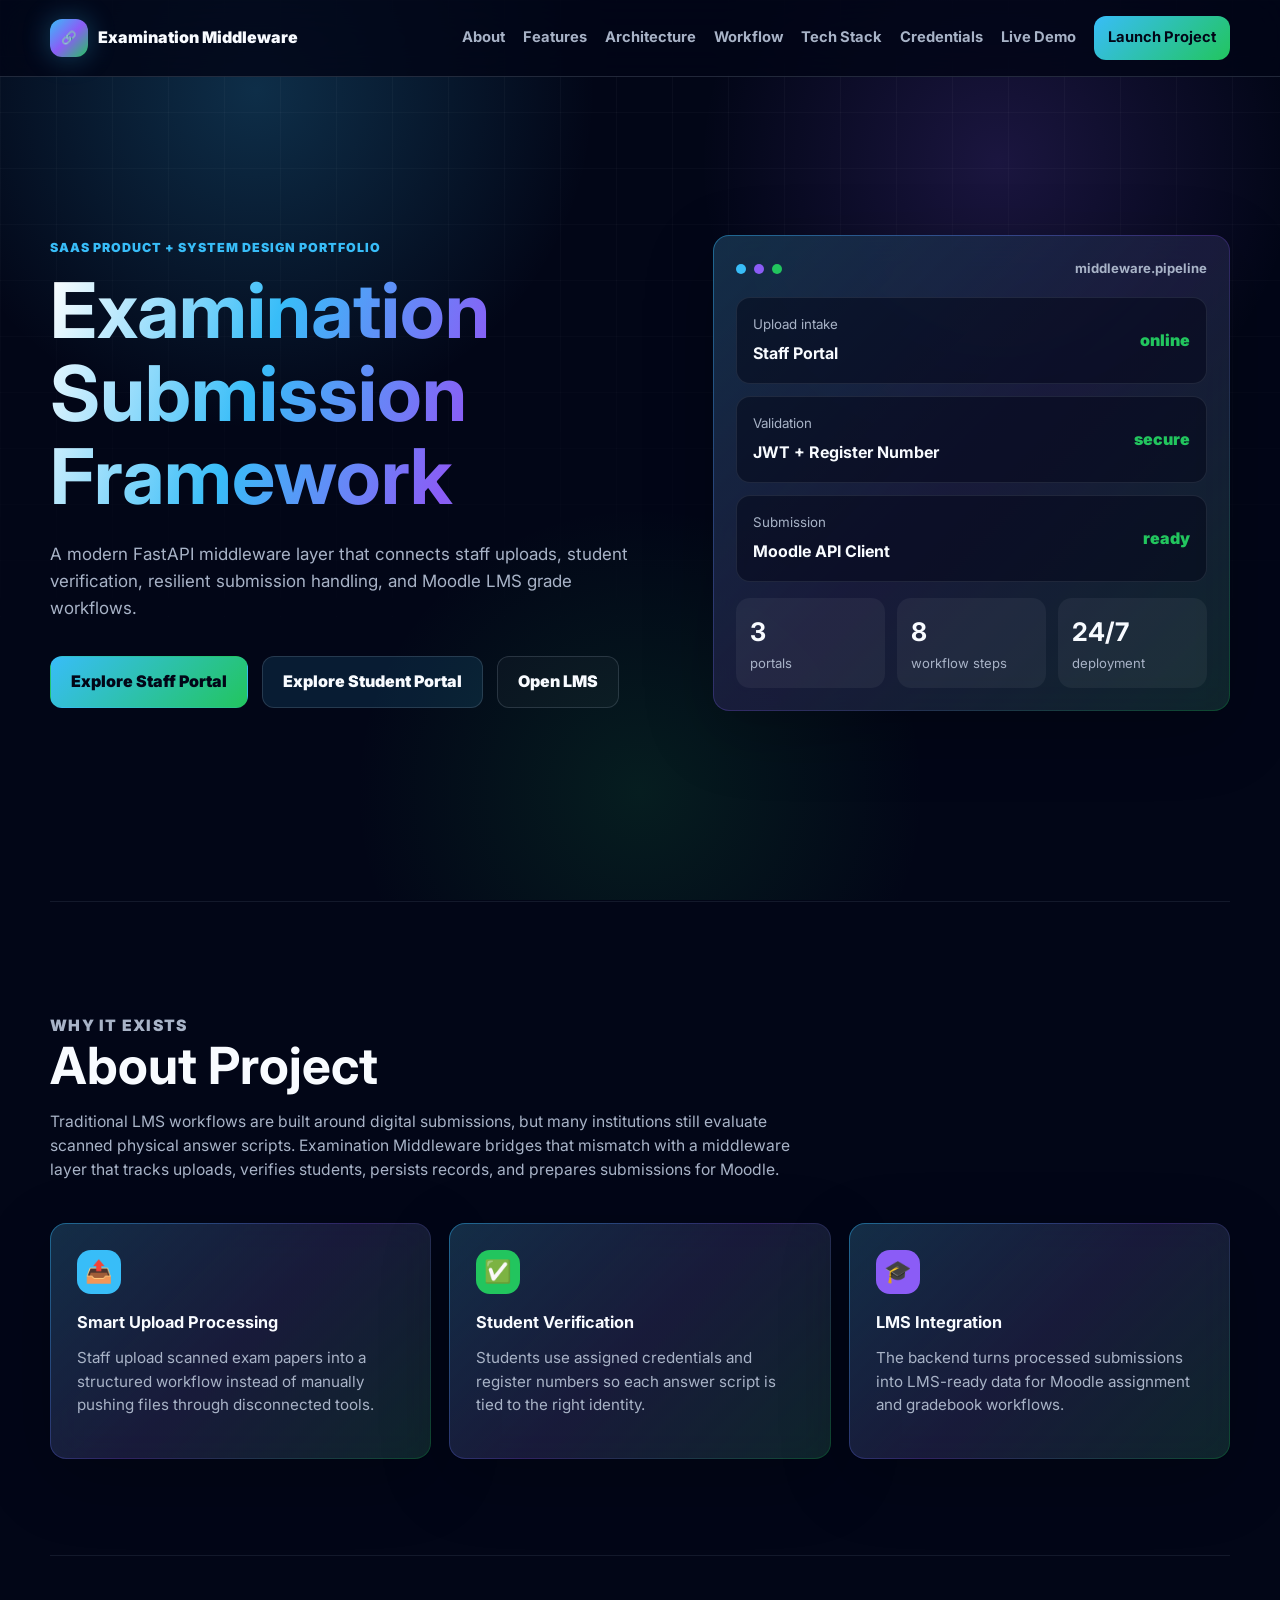
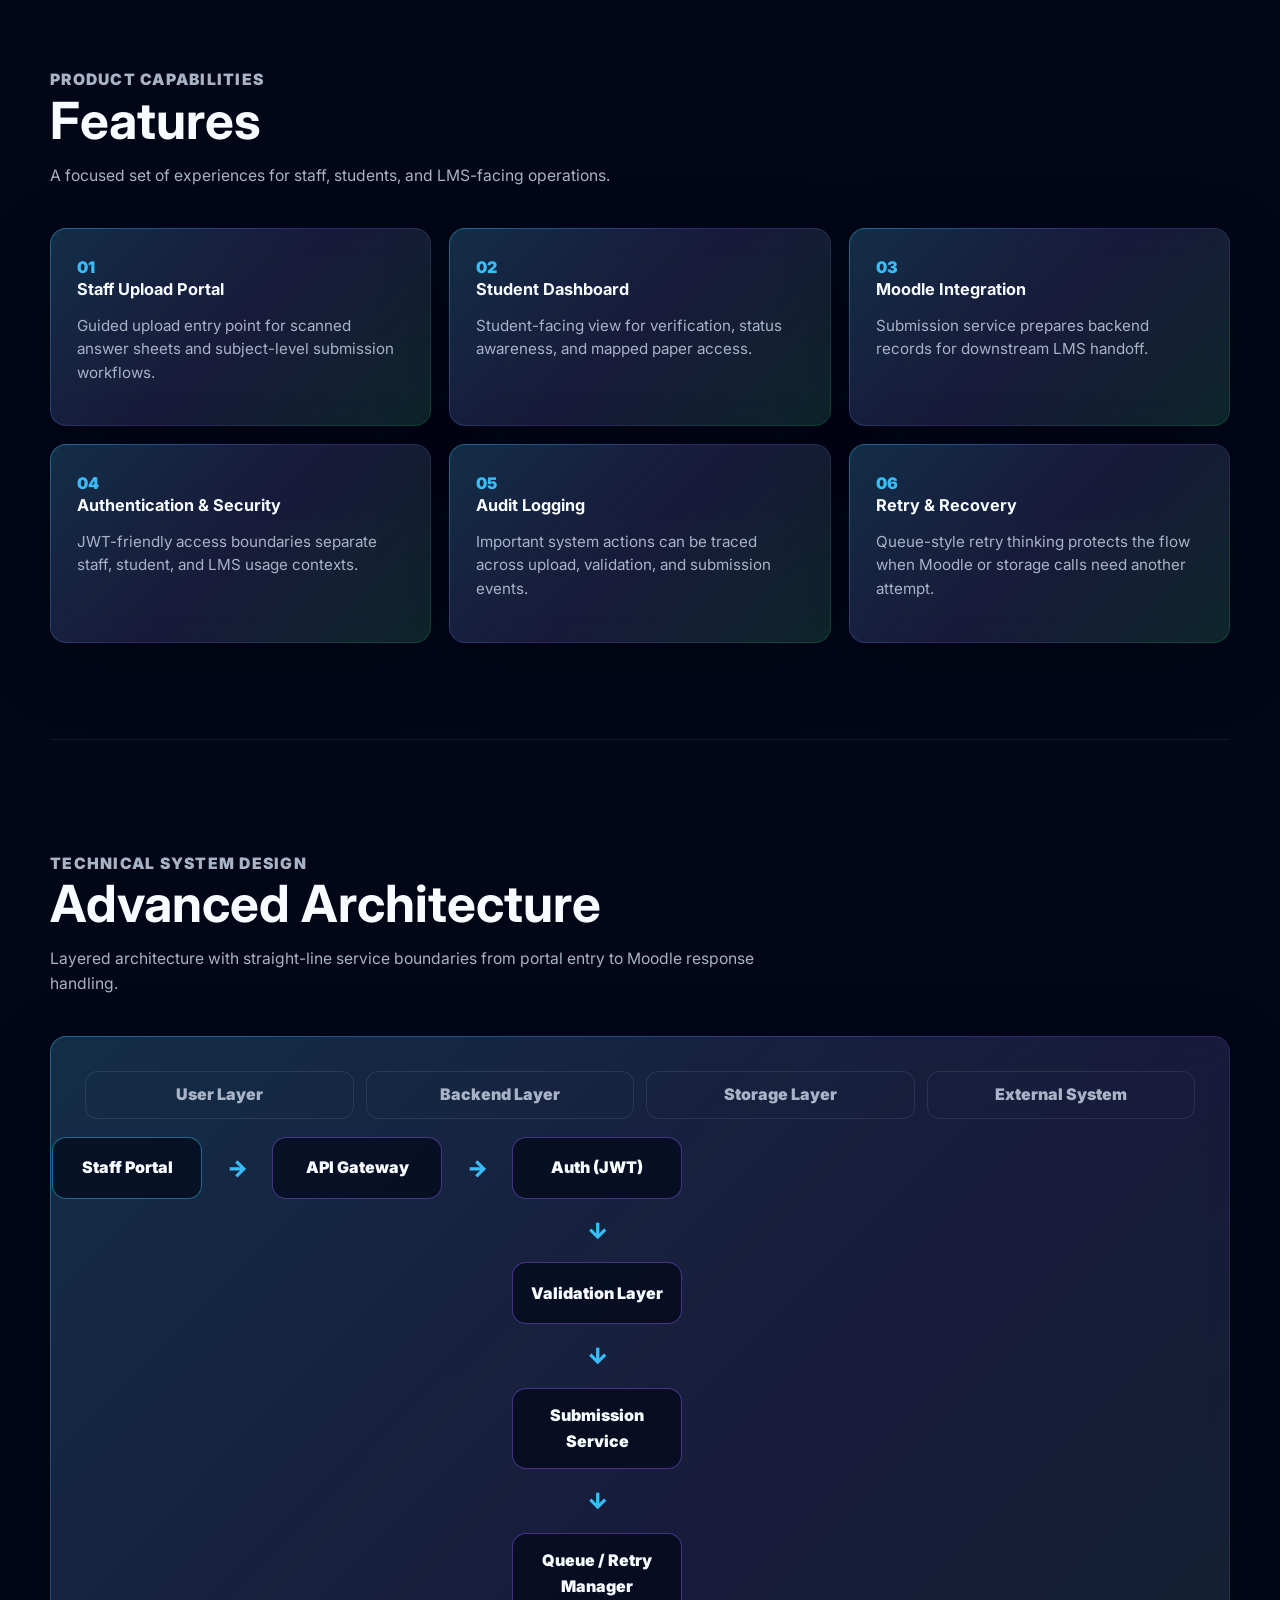
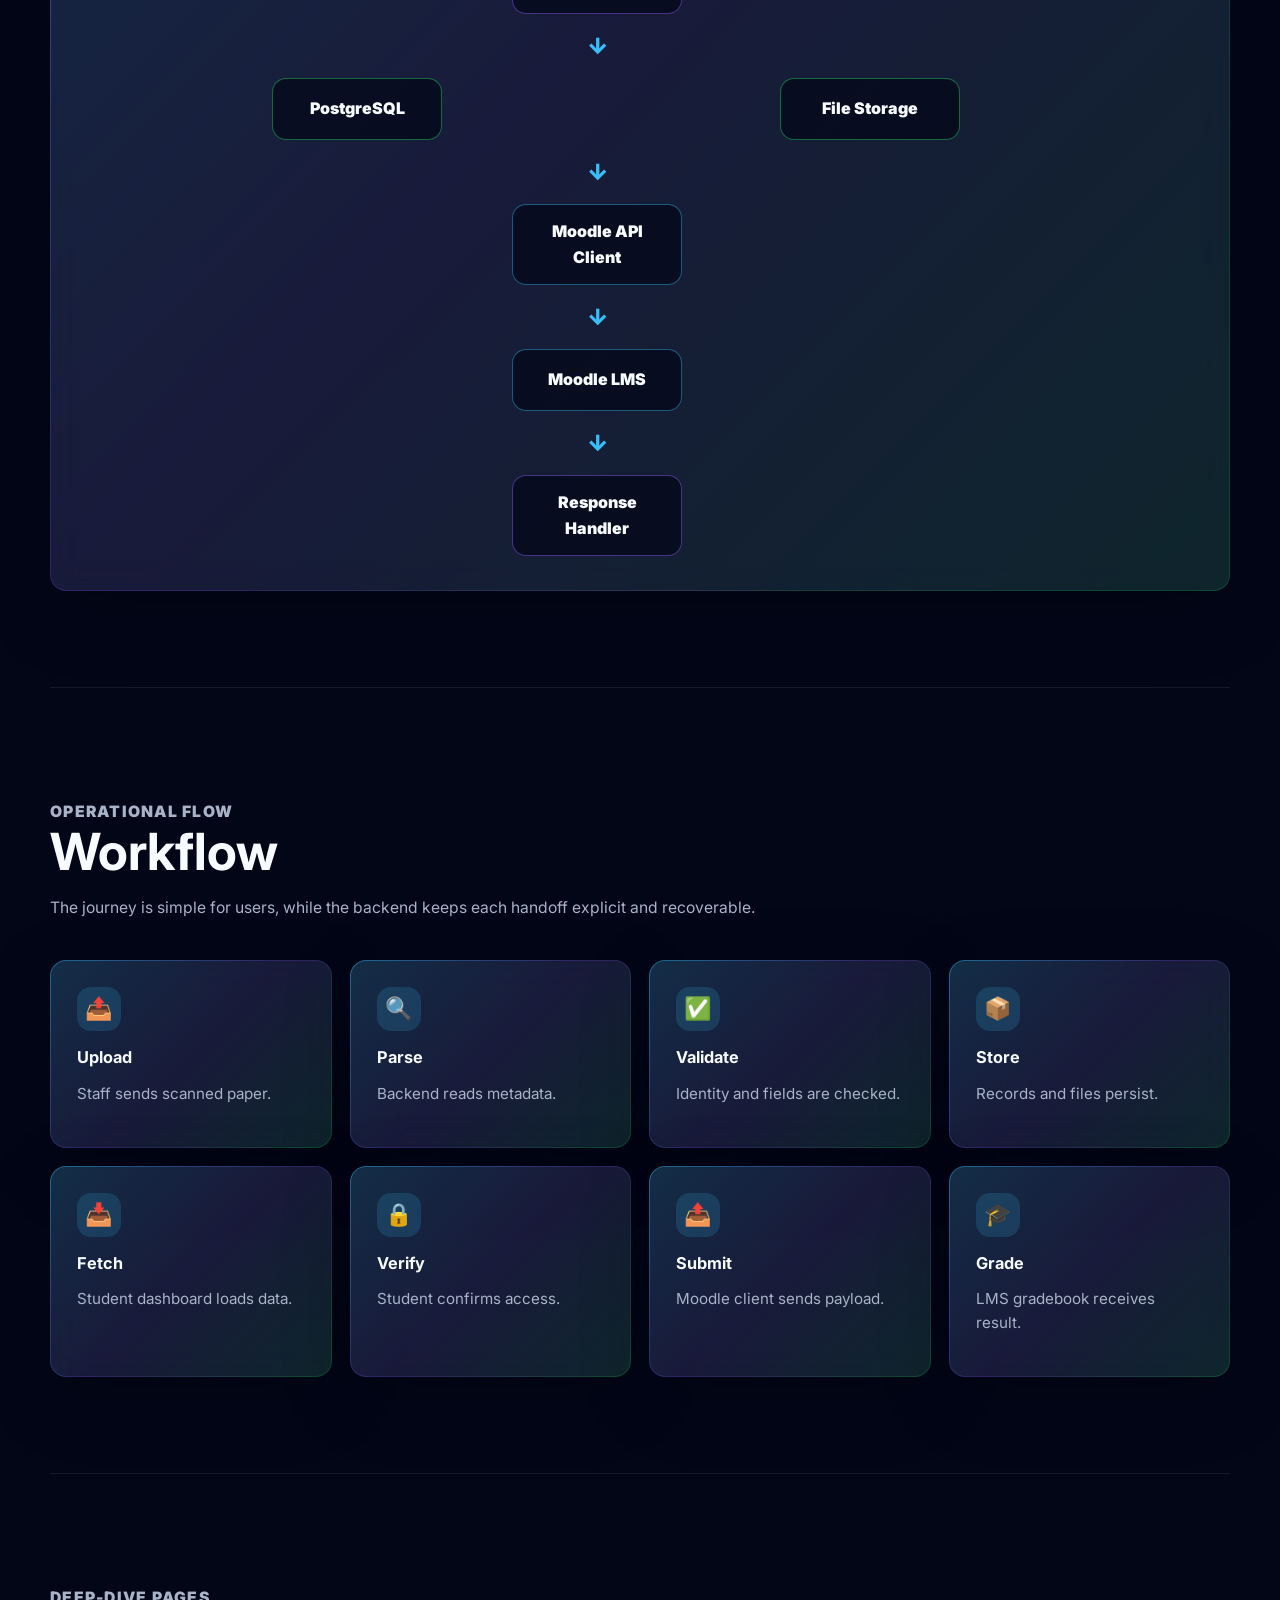
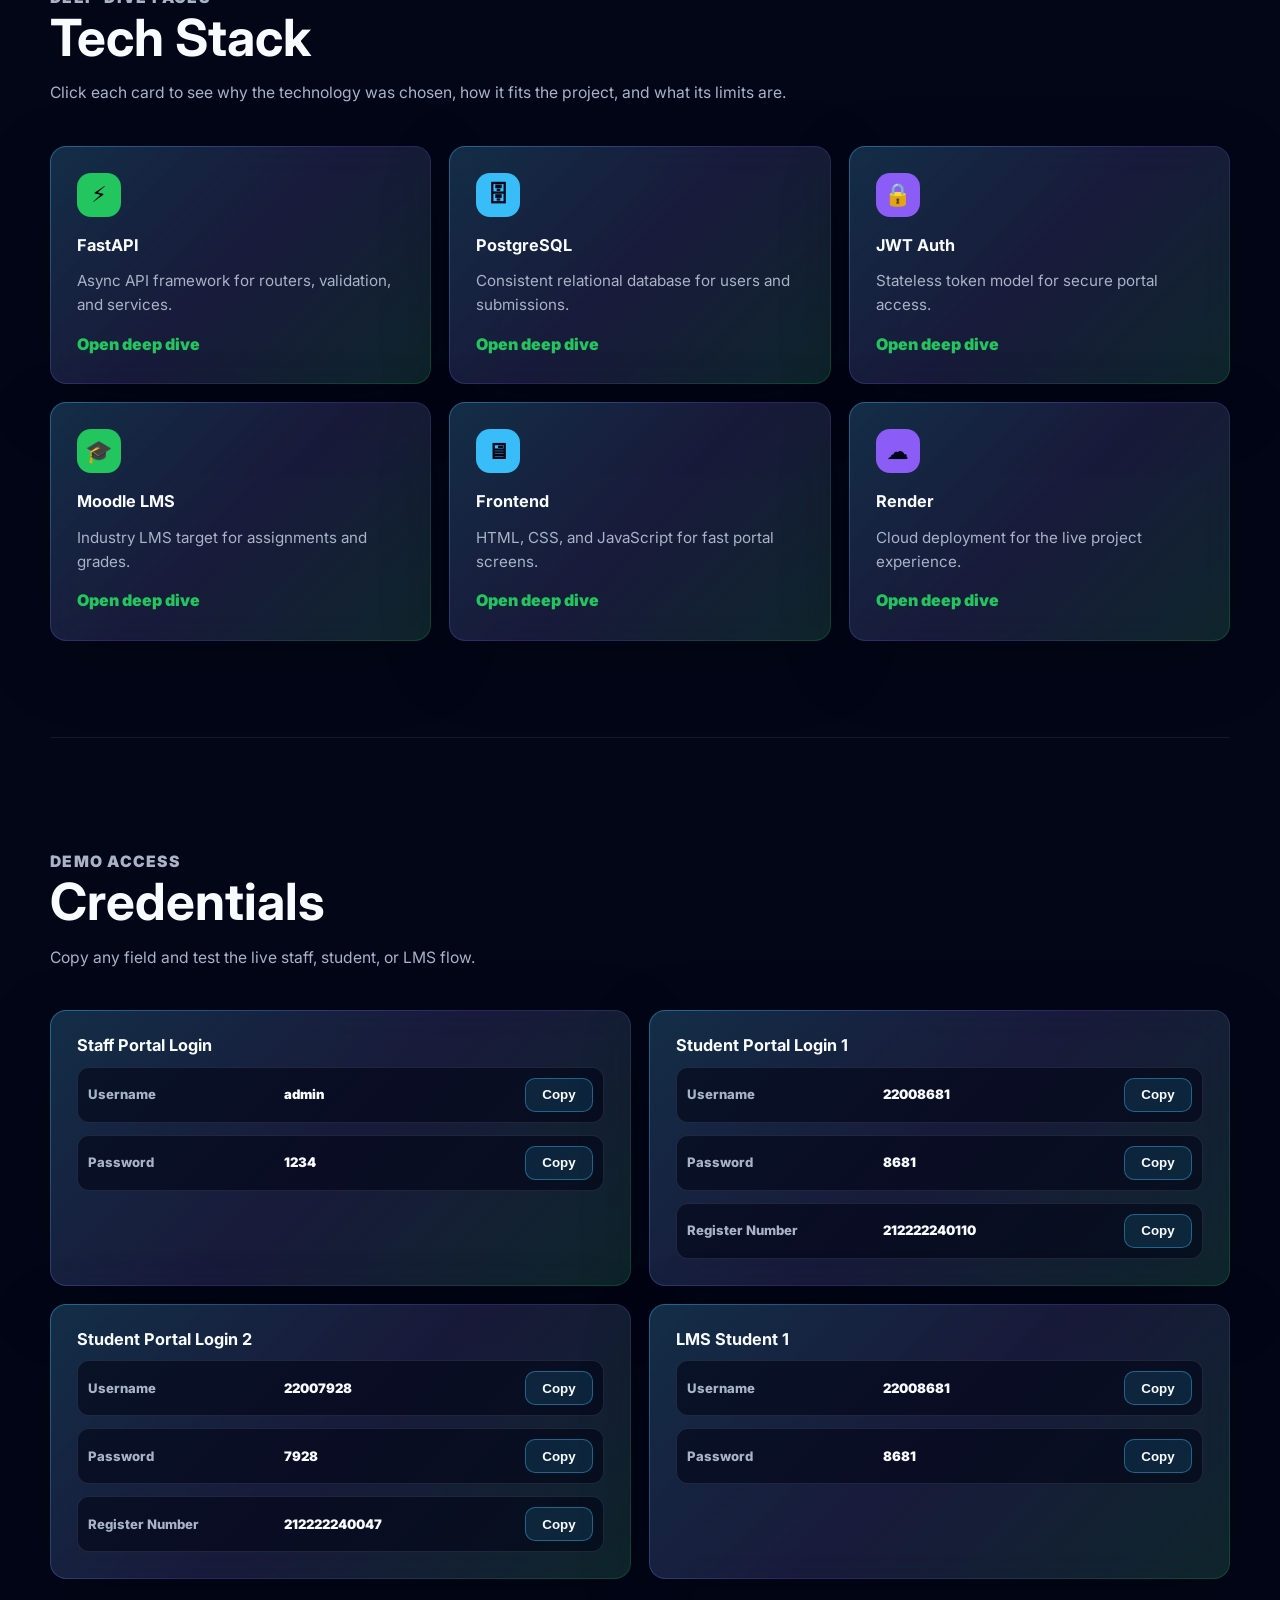
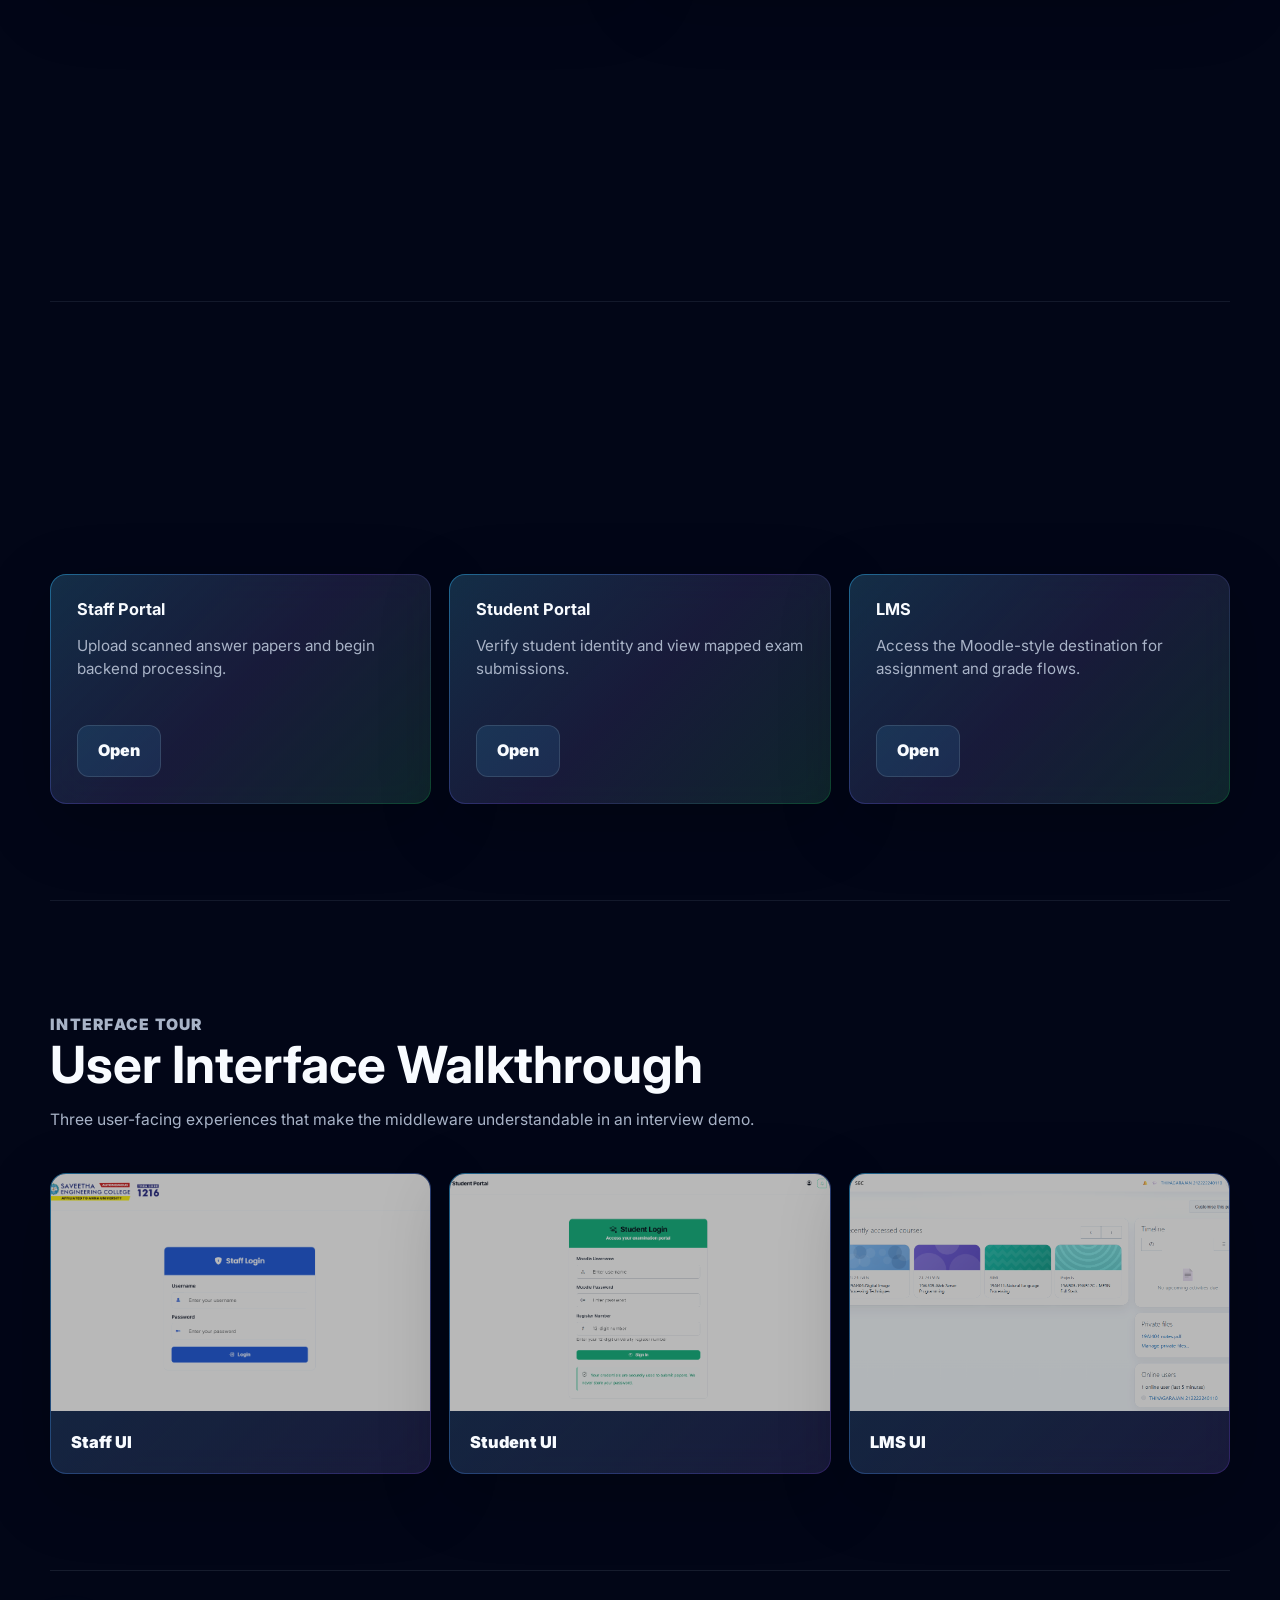
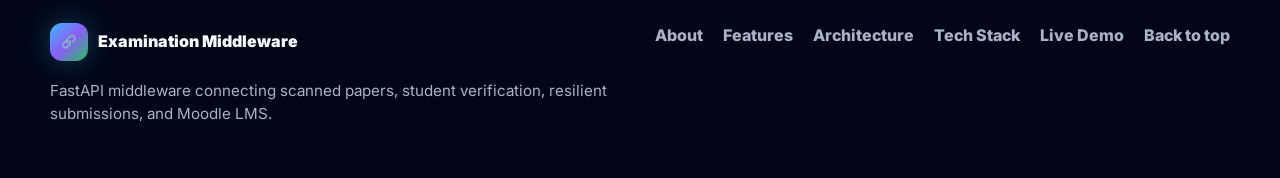
<file: index.html>
<!DOCTYPE html>
<html lang="en">
<head>
  <meta charset="UTF-8">
  <meta name="viewport" content="width=device-width, initial-scale=1.0">
  <meta name="description" content="Examination Middleware portfolio and technical case study for a FastAPI examination middleware system.">
  <title>Examination Middleware - Examination Middleware System</title>
  <link rel="icon" type="image/svg+xml" href="favicon.svg">
  <link rel="preconnect" href="https://fonts.googleapis.com">
  <link rel="preconnect" href="https://fonts.gstatic.com" crossorigin>
  <link href="https://fonts.googleapis.com/css2?family=Inter:wght@400;500;600;700;800;900&display=swap" rel="stylesheet">
  <link rel="stylesheet" href="style.css">
</head>
<body id="top" class="home-page">
  <div class="ambient" aria-hidden="true"></div>
  <header class="site-header">
    <nav class="navbar" aria-label="Main navigation">
      <a class="brand" href="index.html"><span class="brand-mark">&#128279;</span><span>Examination Middleware</span></a>
      <button class="menu-toggle" type="button" aria-expanded="false" aria-controls="nav-menu"><span></span><span></span><span></span><span class="sr-only">Open navigation</span></button>
      <div class="nav-menu" id="nav-menu">
        <a href="#about">About</a><a href="#features">Features</a><a href="#architecture">Architecture</a><a href="#workflow">Workflow</a><a href="#tech">Tech Stack</a><a href="#credentials">Credentials</a><a href="#demo">Live Demo</a>
        <a class="nav-cta" href="https://exam-app-6r6v.onrender.com/portal/staff" target="_blank" rel="noopener noreferrer">Launch Project</a>
      </div>
    </nav>
  </header>

  <main>
    <section class="hero section">
      <div class="hero-content reveal">
        <p class="eyebrow">SaaS Product + System Design Portfolio</p>
        <h1 class="gradient-title hero-title-compact">Examination Submission Framework</h1>
        <p class="hero-copy">A modern FastAPI middleware layer that connects staff uploads, student verification, resilient submission handling, and Moodle LMS grade workflows.</p>
        <div class="hero-actions">
          <a class="btn btn-primary" href="https://exam-app-6r6v.onrender.com/portal/staff" target="_blank" rel="noopener noreferrer">Explore Staff Portal</a>
          <a class="btn btn-secondary" href="https://exam-app-6r6v.onrender.com/portal/student" target="_blank" rel="noopener noreferrer">Explore Student Portal</a>
          <a class="btn btn-ghost" href="https://exam-app-6r6v.onrender.com/lms" target="_blank" rel="noopener noreferrer">Open LMS</a>
        </div>
      </div>
      <div class="hero-console reveal" aria-label="System health preview">
        <div class="console-top"><span></span><span></span><span></span><strong>middleware.pipeline</strong></div>
        <div class="metric"><small>Upload intake</small><b>Staff Portal</b><em>online</em></div>
        <div class="metric"><small>Validation</small><b>JWT + Register Number</b><em>secure</em></div>
        <div class="metric"><small>Submission</small><b>Moodle API Client</b><em>ready</em></div>
        <div class="hero-stats">
          <div><strong>3</strong><span>portals</span></div>
          <div><strong>8</strong><span>workflow steps</span></div>
          <div><strong>24/7</strong><span>deployment</span></div>
        </div>
      </div>
    </section>

    <section class="section divider" id="about">
      <div class="section-heading reveal"><p class="eyebrow">Why It Exists</p><h2>About Project</h2><p>Traditional LMS workflows are built around digital submissions, but many institutions still evaluate scanned physical answer scripts. Examination Middleware bridges that mismatch with a middleware layer that tracks uploads, verifies students, persists records, and prepares submissions for Moodle.</p></div>
      <div class="card-grid three">
        <article class="glass-card reveal"><span class="card-icon blue">&#128228;</span><h3>Smart Upload Processing</h3><p>Staff upload scanned exam papers into a structured workflow instead of manually pushing files through disconnected tools.</p></article>
        <article class="glass-card reveal"><span class="card-icon green">&#9989;</span><h3>Student Verification</h3><p>Students use assigned credentials and register numbers so each answer script is tied to the right identity.</p></article>
        <article class="glass-card reveal"><span class="card-icon purple">&#127891;</span><h3>LMS Integration</h3><p>The backend turns processed submissions into LMS-ready data for Moodle assignment and gradebook workflows.</p></article>
      </div>
    </section>

    <section class="section divider" id="features">
      <div class="section-heading reveal"><p class="eyebrow">Product Capabilities</p><h2>Features</h2><p>A focused set of experiences for staff, students, and LMS-facing operations.</p></div>
      <div class="card-grid features-grid">
        <article class="glass-card reveal"><span>01</span><h3>Staff Upload Portal</h3><p>Guided upload entry point for scanned answer sheets and subject-level submission workflows.</p></article>
        <article class="glass-card reveal"><span>02</span><h3>Student Dashboard</h3><p>Student-facing view for verification, status awareness, and mapped paper access.</p></article>
        <article class="glass-card reveal"><span>03</span><h3>Moodle Integration</h3><p>Submission service prepares backend records for downstream LMS handoff.</p></article>
        <article class="glass-card reveal"><span>04</span><h3>Authentication &amp; Security</h3><p>JWT-friendly access boundaries separate staff, student, and LMS usage contexts.</p></article>
        <article class="glass-card reveal"><span>05</span><h3>Audit Logging</h3><p>Important system actions can be traced across upload, validation, and submission events.</p></article>
        <article class="glass-card reveal"><span>06</span><h3>Retry &amp; Recovery</h3><p>Queue-style retry thinking protects the flow when Moodle or storage calls need another attempt.</p></article>
      </div>
    </section>

    <section class="section divider" id="architecture">
      <div class="section-heading reveal"><p class="eyebrow">Technical System Design</p><h2>Advanced Architecture</h2><p>Layered architecture with straight-line service boundaries from portal entry to Moodle response handling.</p></div>
      <div class="architecture-wrap reveal">
        <div class="layer-labels"><span>User Layer</span><span>Backend Layer</span><span>Storage Layer</span><span>External System</span></div>
        <div class="advanced-diagram" aria-label="Advanced technical architecture diagram">
          <div class="node user">Staff Portal</div><div class="arrow">-&gt;</div><div class="node backend">API Gateway</div><div class="arrow">-&gt;</div><div class="node backend">Auth (JWT)</div>
          <div class="v-arrow auth-down">↓</div><div class="node backend validation">Validation Layer</div>
          <div class="v-arrow val-down">↓</div><div class="node backend submission">Submission Service</div>
          <div class="v-arrow sub-down">↓</div><div class="node backend queue">Queue / Retry Manager</div>
          <div class="v-arrow queue-down">↓</div><div class="node storage postgres">PostgreSQL</div><div class="node storage files">File Storage</div>
          <div class="v-arrow storage-down">↓</div><div class="node external moodle-client">Moodle API Client</div>
          <div class="v-arrow client-down">↓</div><div class="node external moodle">Moodle LMS</div>
          <div class="v-arrow moodle-down">↓</div><div class="node backend response">Response Handler</div>
        </div>
      </div>
    </section>

    <section class="section divider" id="workflow">
      <div class="section-heading reveal"><p class="eyebrow">Operational Flow</p><h2>Workflow</h2><p>The journey is simple for users, while the backend keeps each handoff explicit and recoverable.</p></div>
      <div class="workflow-steps">
        <article class="step-card reveal"><span>&#128228;</span><h3>Upload</h3><p>Staff sends scanned paper.</p></article>
        <article class="step-card reveal"><span>&#128269;</span><h3>Parse</h3><p>Backend reads metadata.</p></article>
        <article class="step-card reveal"><span>&#9989;</span><h3>Validate</h3><p>Identity and fields are checked.</p></article>
        <article class="step-card reveal"><span>&#128230;</span><h3>Store</h3><p>Records and files persist.</p></article>
        <article class="step-card reveal"><span>&#128229;</span><h3>Fetch</h3><p>Student dashboard loads data.</p></article>
        <article class="step-card reveal"><span>&#128274;</span><h3>Verify</h3><p>Student confirms access.</p></article>
        <article class="step-card reveal"><span>&#128228;</span><h3>Submit</h3><p>Moodle client sends payload.</p></article>
        <article class="step-card reveal"><span>&#127891;</span><h3>Grade</h3><p>LMS gradebook receives result.</p></article>
      </div>
    </section>

    <section class="section divider" id="tech">
      <div class="section-heading reveal"><p class="eyebrow">Deep-Dive Pages</p><h2>Tech Stack</h2><p>Click each card to see why the technology was chosen, how it fits the project, and what its limits are.</p></div>
      <div class="card-grid tech-grid">
        <a class="tech-card reveal" href="fastapi.html"><span class="tech-icon green">&#9889;</span><h3>FastAPI</h3><p>Async API framework for routers, validation, and services.</p><em>Open deep dive</em></a>
        <a class="tech-card reveal" href="postgresql.html"><span class="tech-icon blue">&#128452;</span><h3>PostgreSQL</h3><p>Consistent relational database for users and submissions.</p><em>Open deep dive</em></a>
        <a class="tech-card reveal" href="jwt.html"><span class="tech-icon purple">&#128274;</span><h3>JWT Auth</h3><p>Stateless token model for secure portal access.</p><em>Open deep dive</em></a>
        <a class="tech-card reveal" href="moodle.html"><span class="tech-icon green">&#127891;</span><h3>Moodle LMS</h3><p>Industry LMS target for assignments and grades.</p><em>Open deep dive</em></a>
        <a class="tech-card reveal" href="frontend.html"><span class="tech-icon blue">&#128421;</span><h3>Frontend</h3><p>HTML, CSS, and JavaScript for fast portal screens.</p><em>Open deep dive</em></a>
        <a class="tech-card reveal" href="render.html"><span class="tech-icon purple">&#9729;</span><h3>Render</h3><p>Cloud deployment for the live project experience.</p><em>Open deep dive</em></a>
      </div>
    </section>

    <section class="section divider" id="credentials">
      <div class="section-heading reveal"><p class="eyebrow">Demo Access</p><h2>Credentials</h2><p>Copy any field and test the live staff, student, or LMS flow.</p></div>
      <div class="credential-grid">
        <article class="credential-card reveal"><h3>Staff Portal Login</h3><div class="copy-row"><span>username</span><code>admin</code><button class="copy-btn" data-copy="admin">Copy</button></div><div class="copy-row"><span>password</span><code>1234</code><button class="copy-btn" data-copy="1234">Copy</button></div></article>
        <article class="credential-card reveal"><h3>Student Portal Login 1</h3><div class="copy-row"><span>username</span><code>22008681</code><button class="copy-btn" data-copy="22008681">Copy</button></div><div class="copy-row"><span>password</span><code>8681</code><button class="copy-btn" data-copy="8681">Copy</button></div><div class="copy-row"><span>register number</span><code>212222240110</code><button class="copy-btn" data-copy="212222240110">Copy</button></div></article>
        <article class="credential-card reveal"><h3>Student Portal Login 2</h3><div class="copy-row"><span>username</span><code>22007928</code><button class="copy-btn" data-copy="22007928">Copy</button></div><div class="copy-row"><span>password</span><code>7928</code><button class="copy-btn" data-copy="7928">Copy</button></div><div class="copy-row"><span>register number</span><code>212222240047</code><button class="copy-btn" data-copy="212222240047">Copy</button></div></article>
        <article class="credential-card reveal"><h3>LMS Student 1</h3><div class="copy-row"><span>username</span><code>22008681</code><button class="copy-btn" data-copy="22008681">Copy</button></div><div class="copy-row"><span>password</span><code>8681</code><button class="copy-btn" data-copy="8681">Copy</button></div></article>
        <article class="credential-card reveal"><h3>LMS Student 2</h3><div class="copy-row"><span>username</span><code>22007928</code><button class="copy-btn" data-copy="22007928">Copy</button></div><div class="copy-row"><span>password</span><code>7928</code><button class="copy-btn" data-copy="7928">Copy</button></div></article>
        <article class="credential-card reveal"><h3>LMS Faculty Login</h3><div class="copy-row"><span>username</span><code>faculty</code><button class="copy-btn" data-copy="faculty">Copy</button></div><div class="copy-row"><span>password</span><code>123</code><button class="copy-btn" data-copy="123">Copy</button></div></article>
      </div>
    </section>

    <section class="section divider" id="demo">
      <div class="section-heading reveal"><p class="eyebrow">Live Deployment</p><h2>Live Demo</h2><p>Open each product surface in a new tab and follow the full middleware journey.</p></div>
      <div class="card-grid three">
        <article class="demo-card reveal"><h3>Staff Portal</h3><p>Upload scanned answer papers and begin backend processing.</p><a class="btn btn-secondary" href="https://exam-app-6r6v.onrender.com/portal/staff" target="_blank" rel="noopener noreferrer">Open</a></article>
        <article class="demo-card reveal"><h3>Student Portal</h3><p>Verify student identity and view mapped exam submissions.</p><a class="btn btn-secondary" href="https://exam-app-6r6v.onrender.com/portal/student" target="_blank" rel="noopener noreferrer">Open</a></article>
        <article class="demo-card reveal"><h3>LMS</h3><p>Access the Moodle-style destination for assignment and grade flows.</p><a class="btn btn-secondary" href="https://exam-app-6r6v.onrender.com/lms" target="_blank" rel="noopener noreferrer">Open</a></article>
      </div>
    </section>

    <section class="section divider" id="screenshots">
      <div class="section-heading reveal"><p class="eyebrow">Interface Tour</p><h2>User Interface Walkthrough</h2><p>Three user-facing experiences that make the middleware understandable in an interview demo.</p></div>
      <div class="screenshot-grid">
        <figure class="screenshot-card reveal"><img src="Staff-login.png" alt="Staff workspace preview placeholder"><figcaption>Staff UI</figcaption></figure>
        <figure class="screenshot-card reveal"><img src="Student-login.png" alt="Student dashboard preview placeholder"><figcaption>Student UI</figcaption></figure>
        <figure class="screenshot-card reveal"><img src="lms-login.png" alt="Learning dashboard preview placeholder"><figcaption>LMS UI</figcaption></figure>
      </div>
    </section>
  </main>

  <footer class="footer">
    <div><a class="brand" href="#top"><span class="brand-mark">&#128279;</span><span>Examination Middleware</span></a><p>FastAPI middleware connecting scanned papers, student verification, resilient submissions, and Moodle LMS.</p></div>
    <div class="footer-links"><a href="#about">About</a><a href="#features">Features</a><a href="#architecture">Architecture</a><a href="#tech">Tech Stack</a><a href="#demo">Live Demo</a><a href="#top">Back to top</a></div>
  </footer>

  <div class="toast" role="status" aria-live="polite"></div>
  <script src="script.js"></script>
</body>
</html>
</file>
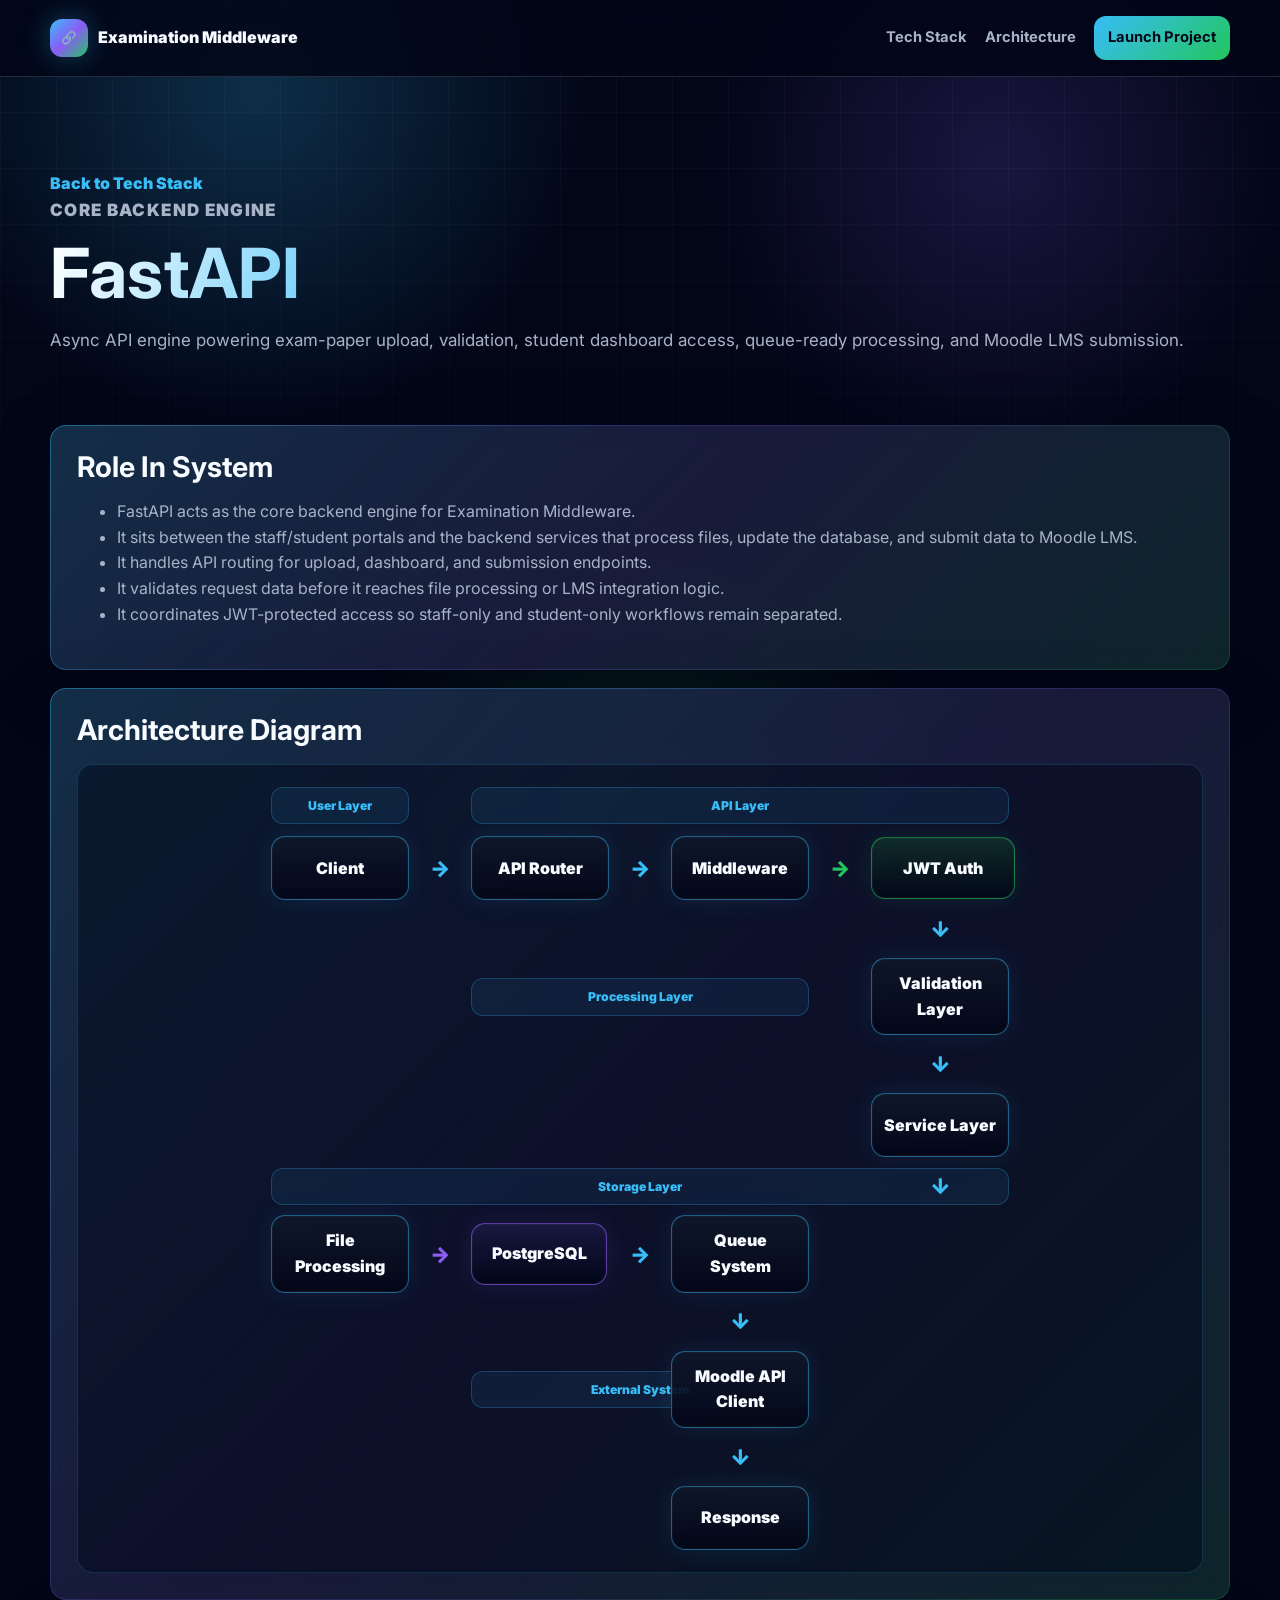
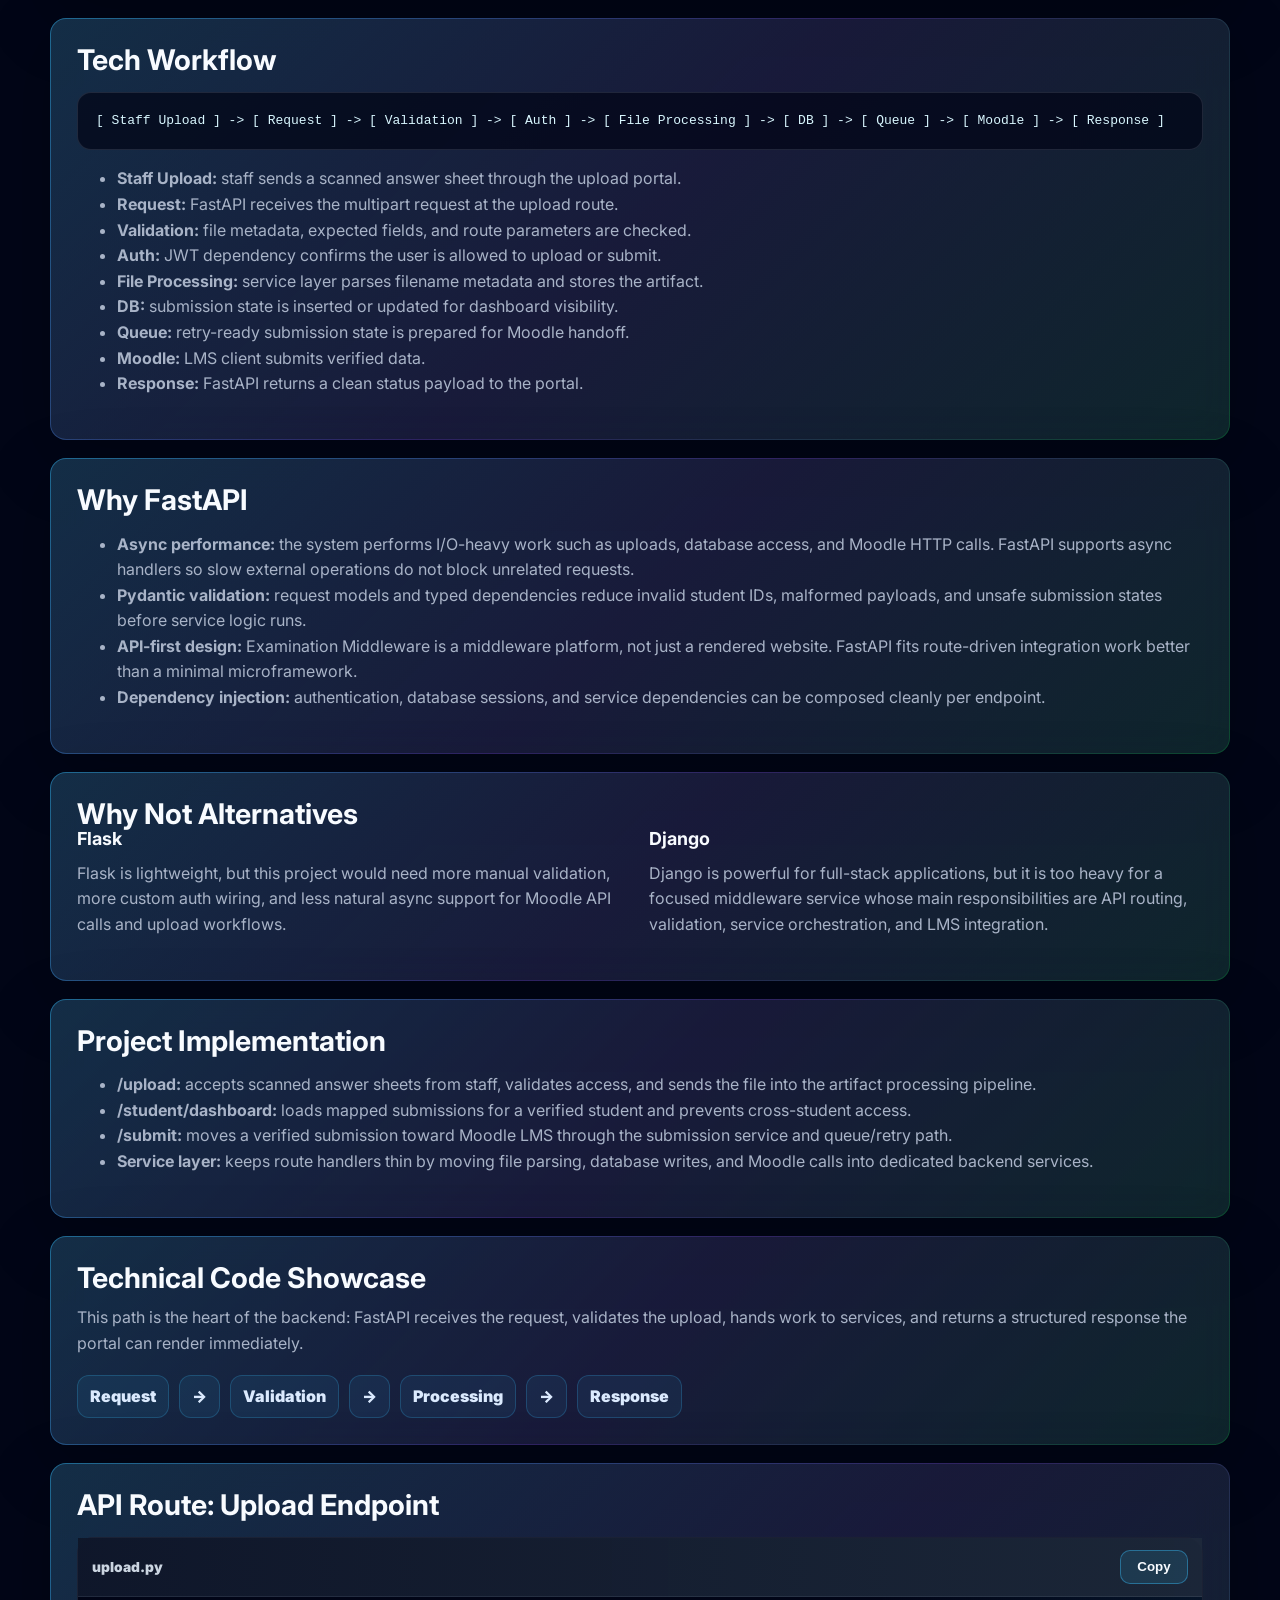
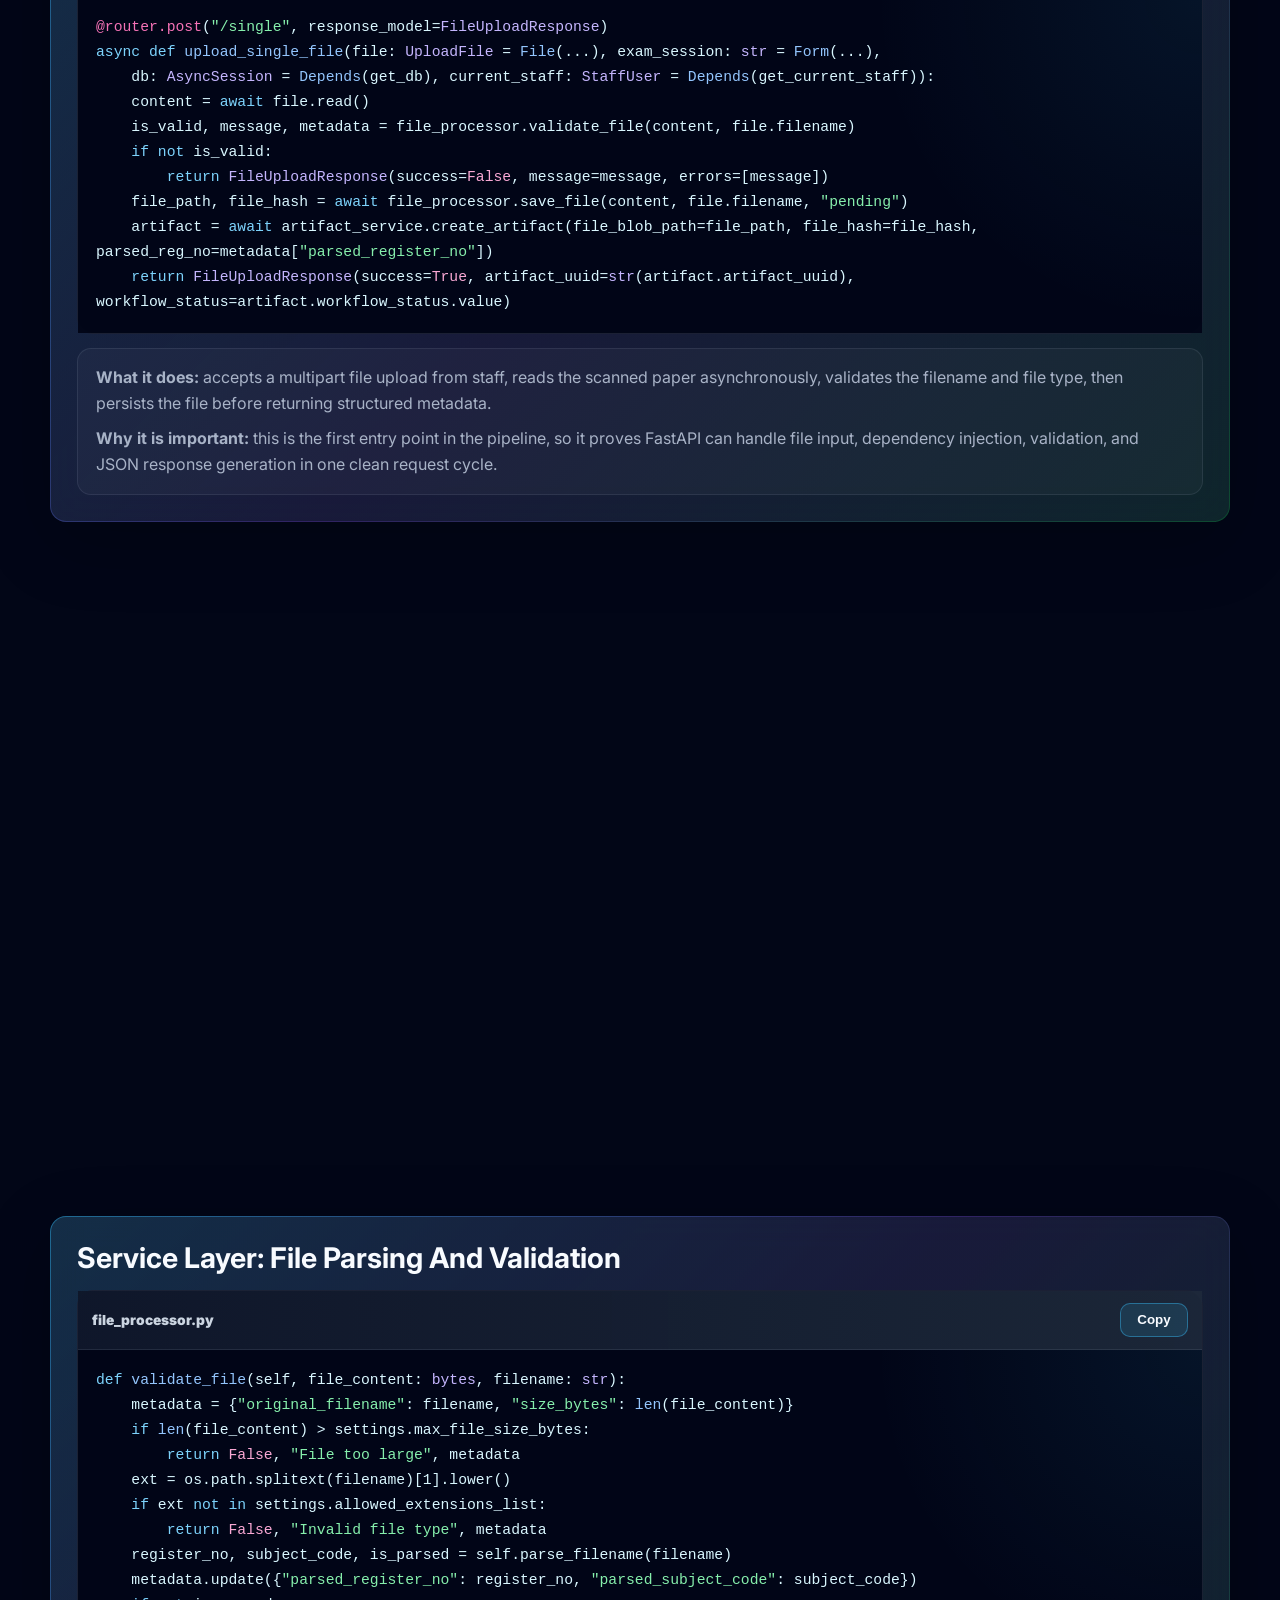
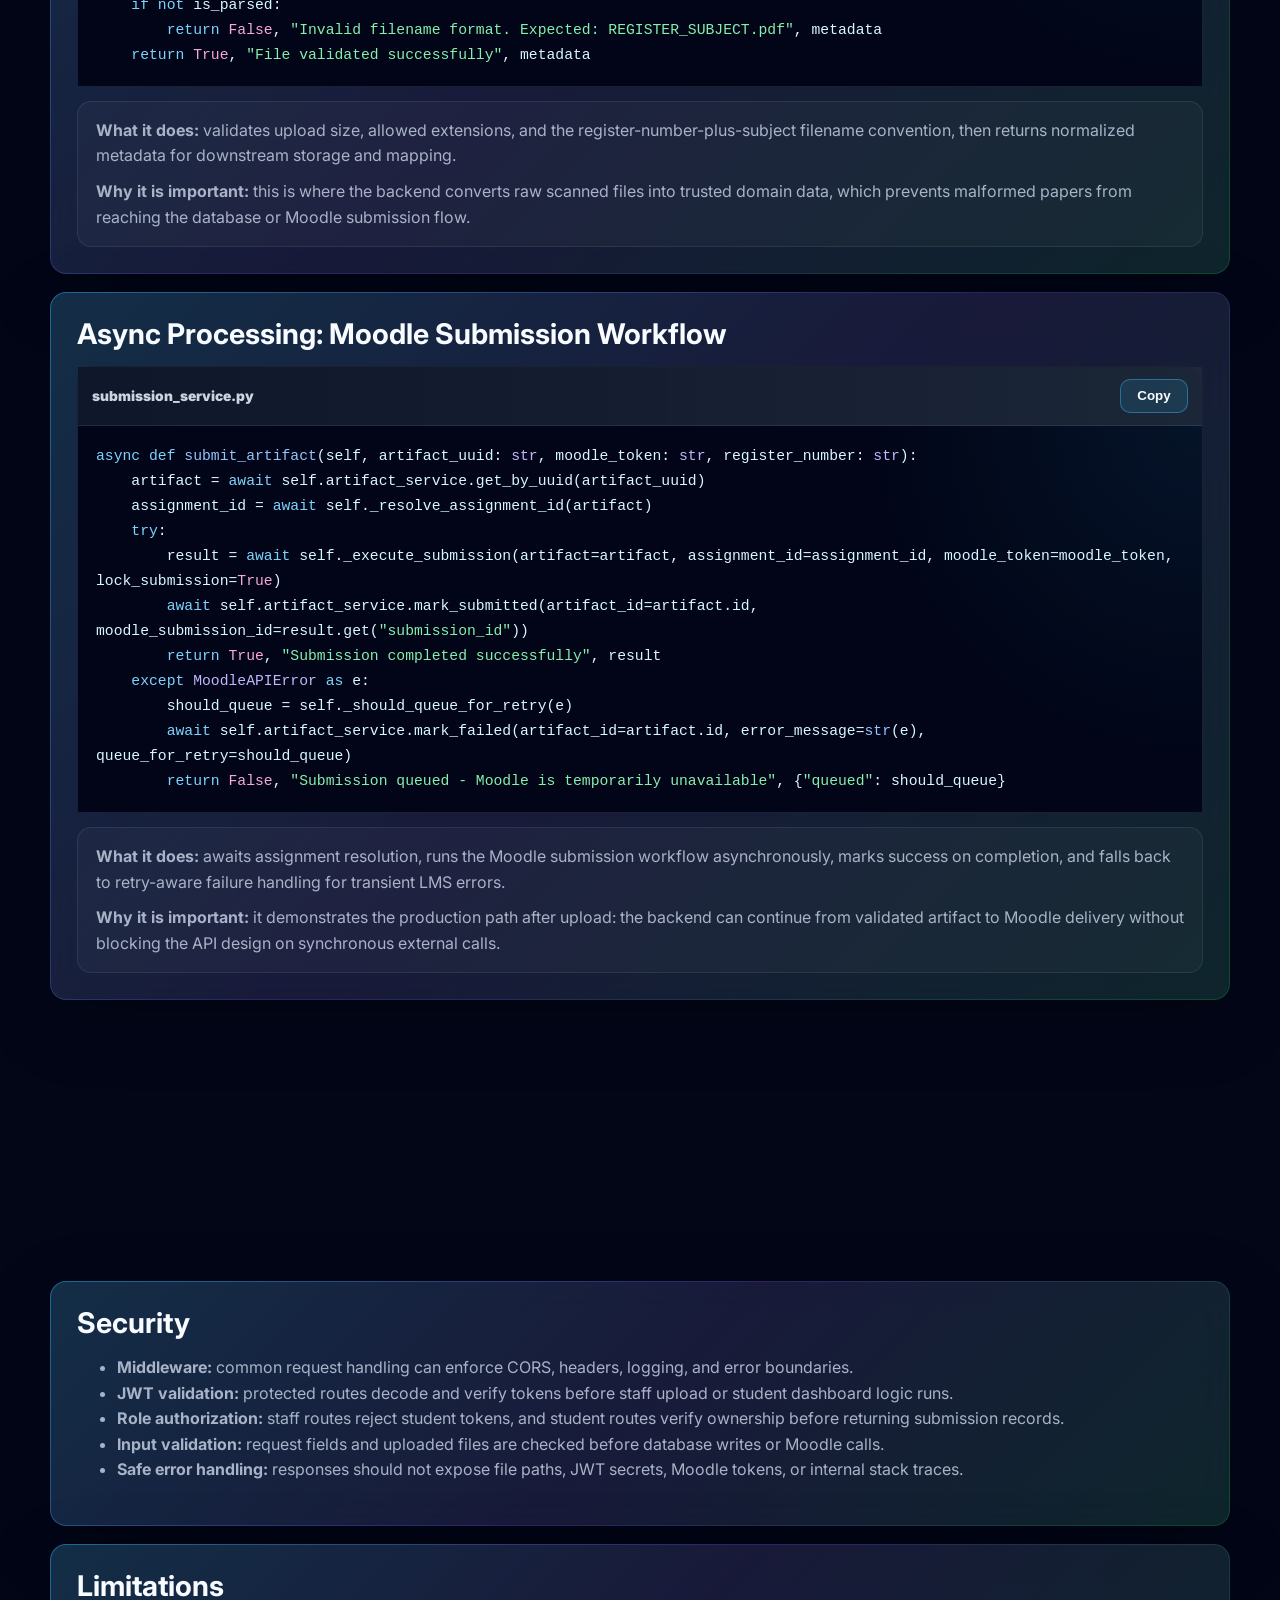
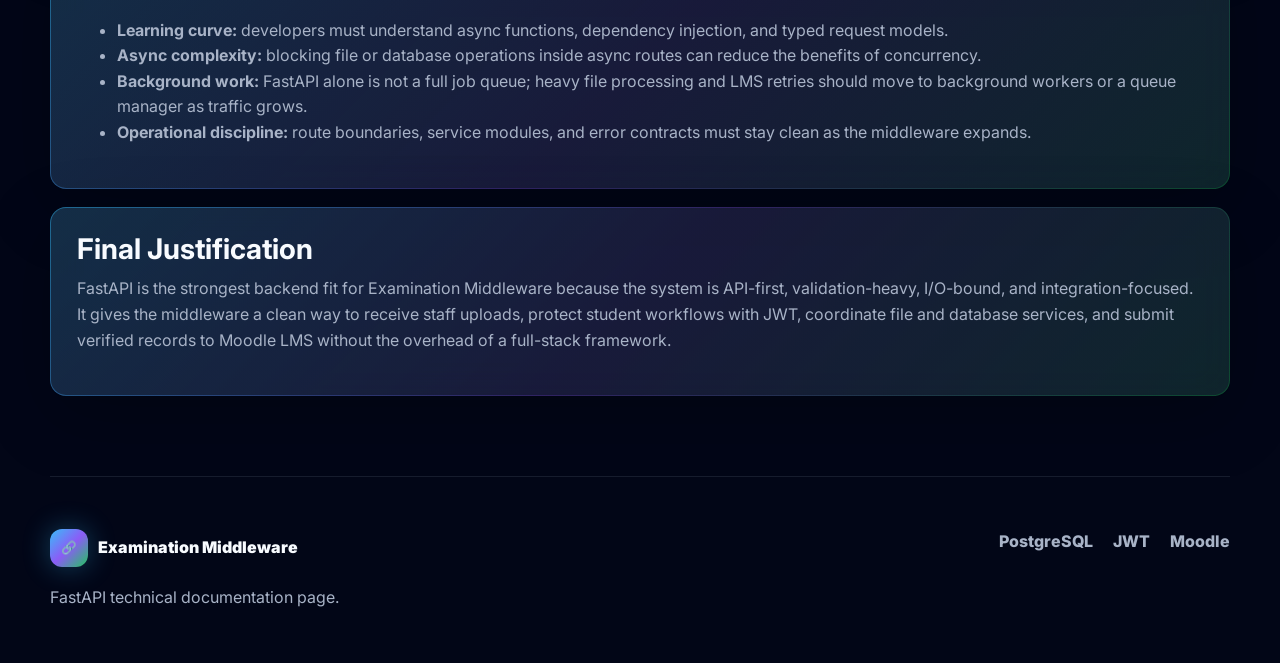
<file: fastapi.html>
<!DOCTYPE html>
<html lang="en">
<head>
  <meta charset="UTF-8">
  <meta name="viewport" content="width=device-width, initial-scale=1.0">
  <title>FastAPI - Examination Middleware</title>
  <link rel="icon" type="image/svg+xml" href="favicon.svg">
  <link rel="preconnect" href="https://fonts.googleapis.com">
  <link rel="preconnect" href="https://fonts.gstatic.com" crossorigin>
  <link href="https://fonts.googleapis.com/css2?family=Inter:wght@400;500;600;700;800;900&display=swap" rel="stylesheet">
  <link rel="stylesheet" href="style.css">
</head>
<body class="fastapi-page">
  <div class="ambient" aria-hidden="true"></div>
  <header class="site-header">
    <nav class="navbar">
      <a class="brand" href="index.html"><span class="brand-mark">&#128279;</span><span>Examination Middleware</span></a>
      <button class="menu-toggle" type="button" aria-expanded="false" aria-controls="nav-menu"><span></span><span></span><span></span><span class="sr-only">Open navigation</span></button>
      <div class="nav-menu" id="nav-menu">
        <a href="index.html#tech">Tech Stack</a>
        <a href="index.html#architecture">Architecture</a>
        <a class="nav-cta" href="https://exam-app-6r6v.onrender.com/portal/staff" target="_blank" rel="noopener noreferrer">Launch Project</a>
      </div>
    </nav>
  </header>

  <main class="tech-page-main fastapi-page-main">
    <section class="tech-page-hero reveal">
      <a class="back-link" href="index.html#tech">Back to Tech Stack</a>
      <p class="eyebrow">Core Backend Engine</p>
      <h1 class="gradient-title">FastAPI</h1>
      <p>Async API engine powering exam-paper upload, validation, student dashboard access, queue-ready processing, and Moodle LMS submission.</p>
    </section>

    <section class="tech-page-grid">
      <article class="tech-panel reveal">
        <h2>Role In System</h2>
        <ul>
          <li>FastAPI acts as the core backend engine for Examination Middleware.</li>
          <li>It sits between the staff/student portals and the backend services that process files, update the database, and submit data to Moodle LMS.</li>
          <li>It handles API routing for upload, dashboard, and submission endpoints.</li>
          <li>It validates request data before it reaches file processing or LMS integration logic.</li>
          <li>It coordinates JWT-protected access so staff-only and student-only workflows remain separated.</li>
        </ul>
      </article>

      <article class="tech-panel reveal">
        <h2>Architecture Diagram</h2>
        <div class="backend-architecture" aria-label="FastAPI backend architecture diagram">
          <div class="backend-layer-label user-label">User Layer</div>
          <div class="backend-layer-label api-label">API Layer</div>
          <div class="backend-layer-label processing-label">Processing Layer</div>
          <div class="backend-layer-label storage-label">Storage Layer</div>
          <div class="backend-layer-label external-label">External System</div>

          <div class="backend-box client-box">Client</div>
          <div class="backend-arrow router-arrow">-&gt;</div>
          <div class="backend-box router-box">API Router</div>
          <div class="backend-arrow middleware-arrow">-&gt;</div>
          <div class="backend-box middleware-box">Middleware</div>
          <div class="backend-arrow jwt-arrow">-&gt;</div>
          <div class="backend-box jwt-box">JWT Auth</div>

          <div class="backend-arrow validation-drop">↓</div>
          <div class="backend-box validation-box">Validation Layer</div>
          <div class="backend-arrow service-drop">↓</div>
          <div class="backend-box service-box">Service Layer</div>
          <div class="backend-arrow processing-drop">↓</div>

          <div class="backend-box file-box">File Processing</div>
          <div class="backend-arrow db-arrow">-&gt;</div>
          <div class="backend-box db-box">PostgreSQL</div>
          <div class="backend-arrow queue-arrow">-&gt;</div>
          <div class="backend-box queue-box">Queue System</div>

          <div class="backend-arrow moodle-drop">↓</div>
          <div class="backend-box moodle-client-box">Moodle API Client</div>
          <div class="backend-arrow response-drop">↓</div>
          <div class="backend-box response-box">Response</div>
        </div>
      </article>

      <article class="tech-panel reveal">
        <h2>Tech Workflow</h2>
        <pre class="snippet"><code>[ Staff Upload ] -&gt; [ Request ] -&gt; [ Validation ] -&gt; [ Auth ] -&gt; [ File Processing ] -&gt; [ DB ] -&gt; [ Queue ] -&gt; [ Moodle ] -&gt; [ Response ]</code></pre>
        <ul>
          <li><strong>Staff Upload:</strong> staff sends a scanned answer sheet through the upload portal.</li>
          <li><strong>Request:</strong> FastAPI receives the multipart request at the upload route.</li>
          <li><strong>Validation:</strong> file metadata, expected fields, and route parameters are checked.</li>
          <li><strong>Auth:</strong> JWT dependency confirms the user is allowed to upload or submit.</li>
          <li><strong>File Processing:</strong> service layer parses filename metadata and stores the artifact.</li>
          <li><strong>DB:</strong> submission state is inserted or updated for dashboard visibility.</li>
          <li><strong>Queue:</strong> retry-ready submission state is prepared for Moodle handoff.</li>
          <li><strong>Moodle:</strong> LMS client submits verified data.</li>
          <li><strong>Response:</strong> FastAPI returns a clean status payload to the portal.</li>
        </ul>
      </article>

      <article class="tech-panel reveal">
        <h2>Why FastAPI</h2>
        <ul>
          <li><strong>Async performance:</strong> the system performs I/O-heavy work such as uploads, database access, and Moodle HTTP calls. FastAPI supports async handlers so slow external operations do not block unrelated requests.</li>
          <li><strong>Pydantic validation:</strong> request models and typed dependencies reduce invalid student IDs, malformed payloads, and unsafe submission states before service logic runs.</li>
          <li><strong>API-first design:</strong> Examination Middleware is a middleware platform, not just a rendered website. FastAPI fits route-driven integration work better than a minimal microframework.</li>
          <li><strong>Dependency injection:</strong> authentication, database sessions, and service dependencies can be composed cleanly per endpoint.</li>
        </ul>
      </article>

      <article class="tech-panel reveal">
        <h2>Why Not Alternatives</h2>
        <div class="comparison">
          <div>
            <h3>Flask</h3>
            <p>Flask is lightweight, but this project would need more manual validation, more custom auth wiring, and less natural async support for Moodle API calls and upload workflows.</p>
          </div>
          <div>
            <h3>Django</h3>
            <p>Django is powerful for full-stack applications, but it is too heavy for a focused middleware service whose main responsibilities are API routing, validation, service orchestration, and LMS integration.</p>
          </div>
        </div>
      </article>

      <article class="tech-panel reveal">
        <h2>Project Implementation</h2>
        <ul>
          <li><strong>/upload:</strong> accepts scanned answer sheets from staff, validates access, and sends the file into the artifact processing pipeline.</li>
          <li><strong>/student/dashboard:</strong> loads mapped submissions for a verified student and prevents cross-student access.</li>
          <li><strong>/submit:</strong> moves a verified submission toward Moodle LMS through the submission service and queue/retry path.</li>
          <li><strong>Service layer:</strong> keeps route handlers thin by moving file parsing, database writes, and Moodle calls into dedicated backend services.</li>
        </ul>
      </article>

      <article class="tech-panel reveal">
        <h2>Technical Code Showcase</h2>
        <p>This path is the heart of the backend: FastAPI receives the request, validates the upload, hands work to services, and returns a structured response the portal can render immediately.</p>
        <div class="showcase-flow">
          <span>Request</span>
          <span>-&gt;</span>
          <span>Validation</span>
          <span>-&gt;</span>
          <span>Processing</span>
          <span>-&gt;</span>
          <span>Response</span>
        </div>
      </article>

      <article class="tech-panel reveal">
        <h2>API Route: Upload Endpoint</h2>
        <div class="code-showcase">
          <div class="code-showcase-top">
            <span>upload.py</span>
            <button class="copy-btn" type="button">Copy</button>
          </div>
          <pre class="snippet snippet-code"><code><span class="tok-decorator">@router.post</span>(<span class="tok-string">"/single"</span>, response_model=<span class="tok-type">FileUploadResponse</span>)
<span class="tok-keyword">async def</span> <span class="tok-function">upload_single_file</span>(file: <span class="tok-type">UploadFile</span> = <span class="tok-function">File</span>(...), exam_session: <span class="tok-type">str</span> = <span class="tok-function">Form</span>(...),
    db: <span class="tok-type">AsyncSession</span> = <span class="tok-function">Depends</span>(get_db), current_staff: <span class="tok-type">StaffUser</span> = <span class="tok-function">Depends</span>(get_current_staff)):
    content = <span class="tok-keyword">await</span> file.read()
    is_valid, message, metadata = file_processor.validate_file(content, file.filename)
    <span class="tok-keyword">if not</span> is_valid:
        <span class="tok-keyword">return</span> <span class="tok-type">FileUploadResponse</span>(success=<span class="tok-constant">False</span>, message=message, errors=[message])
    file_path, file_hash = <span class="tok-keyword">await</span> file_processor.save_file(content, file.filename, <span class="tok-string">"pending"</span>)
    artifact = <span class="tok-keyword">await</span> artifact_service.create_artifact(file_blob_path=file_path, file_hash=file_hash, parsed_reg_no=metadata[<span class="tok-string">"parsed_register_no"</span>])
    <span class="tok-keyword">return</span> <span class="tok-type">FileUploadResponse</span>(success=<span class="tok-constant">True</span>, artifact_uuid=<span class="tok-type">str</span>(artifact.artifact_uuid), workflow_status=artifact.workflow_status.value)</code></pre>
        </div>
        <div class="snippet-explainer">
          <p><strong>What it does:</strong> accepts a multipart file upload from staff, reads the scanned paper asynchronously, validates the filename and file type, then persists the file before returning structured metadata.</p>
          <p><strong>Why it is important:</strong> this is the first entry point in the pipeline, so it proves FastAPI can handle file input, dependency injection, validation, and JSON response generation in one clean request cycle.</p>
        </div>
      </article>

      <article class="tech-panel reveal">
        <h2>Dependency Injection: JWT-Protected Staff Access</h2>
        <div class="code-showcase">
          <div class="code-showcase-top">
            <span>auth.py</span>
            <button class="copy-btn" type="button">Copy</button>
          </div>
          <pre class="snippet snippet-code"><code><span class="tok-keyword">async def</span> <span class="tok-function">get_current_staff</span>(
    token: <span class="tok-type">str</span> = <span class="tok-function">Depends</span>(oauth2_scheme),
    db: <span class="tok-type">AsyncSession</span> = <span class="tok-function">Depends</span>(get_db),
) -&gt; <span class="tok-type">StaffUser</span>:
    payload = decode_access_token(token)
    <span class="tok-keyword">if</span> payload <span class="tok-keyword">is</span> <span class="tok-constant">None</span> <span class="tok-keyword">or</span> payload.get(<span class="tok-string">"type"</span>) != <span class="tok-string">"staff"</span>:
        <span class="tok-keyword">raise</span> <span class="tok-type">HTTPException</span>(status_code=status.HTTP_401_UNAUTHORIZED, detail=<span class="tok-string">"Could not validate credentials"</span>)
    result = <span class="tok-keyword">await</span> db.execute(select(StaffUser).where(StaffUser.id == <span class="tok-type">int</span>(payload[<span class="tok-string">"sub"</span>])))
    staff = result.scalar_one_or_none()
    <span class="tok-keyword">if</span> staff <span class="tok-keyword">is</span> <span class="tok-constant">None</span> <span class="tok-keyword">or not</span> staff.is_active:
        <span class="tok-keyword">raise</span> <span class="tok-type">HTTPException</span>(status_code=status.HTTP_403_FORBIDDEN, detail=<span class="tok-string">"Account is disabled"</span>)
    <span class="tok-keyword">return</span> staff</code></pre>
        </div>
        <div class="snippet-explainer">
          <p><strong>What it does:</strong> resolves the current staff user through FastAPI dependencies, decodes the bearer token, checks role/type claims, and loads the active staff record from the database.</p>
          <p><strong>Why it is important:</strong> it keeps authorization outside the route body, which makes protected endpoints smaller, easier to test, and much harder to bypass accidentally.</p>
        </div>
      </article>

      <article class="tech-panel reveal">
        <h2>Service Layer: File Parsing And Validation</h2>
        <div class="code-showcase">
          <div class="code-showcase-top">
            <span>file_processor.py</span>
            <button class="copy-btn" type="button">Copy</button>
          </div>
          <pre class="snippet snippet-code"><code><span class="tok-keyword">def</span> <span class="tok-function">validate_file</span>(self, file_content: <span class="tok-type">bytes</span>, filename: <span class="tok-type">str</span>):
    metadata = {<span class="tok-string">"original_filename"</span>: filename, <span class="tok-string">"size_bytes"</span>: <span class="tok-function">len</span>(file_content)}
    <span class="tok-keyword">if</span> <span class="tok-function">len</span>(file_content) &gt; settings.max_file_size_bytes:
        <span class="tok-keyword">return</span> <span class="tok-constant">False</span>, <span class="tok-string">"File too large"</span>, metadata
    ext = os.path.splitext(filename)[1].lower()
    <span class="tok-keyword">if</span> ext <span class="tok-keyword">not in</span> settings.allowed_extensions_list:
        <span class="tok-keyword">return</span> <span class="tok-constant">False</span>, <span class="tok-string">"Invalid file type"</span>, metadata
    register_no, subject_code, is_parsed = self.parse_filename(filename)
    metadata.update({<span class="tok-string">"parsed_register_no"</span>: register_no, <span class="tok-string">"parsed_subject_code"</span>: subject_code})
    <span class="tok-keyword">if not</span> is_parsed:
        <span class="tok-keyword">return</span> <span class="tok-constant">False</span>, <span class="tok-string">"Invalid filename format. Expected: REGISTER_SUBJECT.pdf"</span>, metadata
    <span class="tok-keyword">return</span> <span class="tok-constant">True</span>, <span class="tok-string">"File validated successfully"</span>, metadata</code></pre>
        </div>
        <div class="snippet-explainer">
          <p><strong>What it does:</strong> validates upload size, allowed extensions, and the register-number-plus-subject filename convention, then returns normalized metadata for downstream storage and mapping.</p>
          <p><strong>Why it is important:</strong> this is where the backend converts raw scanned files into trusted domain data, which prevents malformed papers from reaching the database or Moodle submission flow.</p>
        </div>
      </article>

      <article class="tech-panel reveal">
        <h2>Async Processing: Moodle Submission Workflow</h2>
        <div class="code-showcase">
          <div class="code-showcase-top">
            <span>submission_service.py</span>
            <button class="copy-btn" type="button">Copy</button>
          </div>
          <pre class="snippet snippet-code"><code><span class="tok-keyword">async def</span> <span class="tok-function">submit_artifact</span>(self, artifact_uuid: <span class="tok-type">str</span>, moodle_token: <span class="tok-type">str</span>, register_number: <span class="tok-type">str</span>):
    artifact = <span class="tok-keyword">await</span> self.artifact_service.get_by_uuid(artifact_uuid)
    assignment_id = <span class="tok-keyword">await</span> self._resolve_assignment_id(artifact)
    <span class="tok-keyword">try</span>:
        result = <span class="tok-keyword">await</span> self._execute_submission(artifact=artifact, assignment_id=assignment_id, moodle_token=moodle_token, lock_submission=<span class="tok-constant">True</span>)
        <span class="tok-keyword">await</span> self.artifact_service.mark_submitted(artifact_id=artifact.id, moodle_submission_id=result.get(<span class="tok-string">"submission_id"</span>))
        <span class="tok-keyword">return</span> <span class="tok-constant">True</span>, <span class="tok-string">"Submission completed successfully"</span>, result
    <span class="tok-keyword">except</span> <span class="tok-type">MoodleAPIError</span> <span class="tok-keyword">as</span> e:
        should_queue = self._should_queue_for_retry(e)
        <span class="tok-keyword">await</span> self.artifact_service.mark_failed(artifact_id=artifact.id, error_message=<span class="tok-function">str</span>(e), queue_for_retry=should_queue)
        <span class="tok-keyword">return</span> <span class="tok-constant">False</span>, <span class="tok-string">"Submission queued - Moodle is temporarily unavailable"</span>, {<span class="tok-string">"queued"</span>: should_queue}</code></pre>
        </div>
        <div class="snippet-explainer">
          <p><strong>What it does:</strong> awaits assignment resolution, runs the Moodle submission workflow asynchronously, marks success on completion, and falls back to retry-aware failure handling for transient LMS errors.</p>
          <p><strong>Why it is important:</strong> it demonstrates the production path after upload: the backend can continue from validated artifact to Moodle delivery without blocking the API design on synchronous external calls.</p>
        </div>
      </article>

      <article class="tech-panel reveal">
        <h2>Performance</h2>
        <ul>
          <li><strong>Async I/O:</strong> upload handling and Moodle submission can be implemented with async functions so network-bound work does not freeze the API worker.</li>
          <li><strong>Concurrency:</strong> multiple students can load dashboards while staff upload or Moodle submission requests are waiting on I/O.</li>
          <li><strong>Queue-ready design:</strong> the route can respond after recording a submission state while the retry manager handles LMS delivery.</li>
          <li><strong>Thin route handlers:</strong> pushing processing into services keeps request handling predictable and easier to profile.</li>
        </ul>
      </article>

      <article class="tech-panel reveal">
        <h2>Security</h2>
        <ul>
          <li><strong>Middleware:</strong> common request handling can enforce CORS, headers, logging, and error boundaries.</li>
          <li><strong>JWT validation:</strong> protected routes decode and verify tokens before staff upload or student dashboard logic runs.</li>
          <li><strong>Role authorization:</strong> staff routes reject student tokens, and student routes verify ownership before returning submission records.</li>
          <li><strong>Input validation:</strong> request fields and uploaded files are checked before database writes or Moodle calls.</li>
          <li><strong>Safe error handling:</strong> responses should not expose file paths, JWT secrets, Moodle tokens, or internal stack traces.</li>
        </ul>
      </article>

      <article class="tech-panel reveal">
        <h2>Limitations</h2>
        <ul>
          <li><strong>Learning curve:</strong> developers must understand async functions, dependency injection, and typed request models.</li>
          <li><strong>Async complexity:</strong> blocking file or database operations inside async routes can reduce the benefits of concurrency.</li>
          <li><strong>Background work:</strong> FastAPI alone is not a full job queue; heavy file processing and LMS retries should move to background workers or a queue manager as traffic grows.</li>
          <li><strong>Operational discipline:</strong> route boundaries, service modules, and error contracts must stay clean as the middleware expands.</li>
        </ul>
      </article>

      <article class="tech-panel reveal">
        <h2>Final Justification</h2>
        <p>FastAPI is the strongest backend fit for Examination Middleware because the system is API-first, validation-heavy, I/O-bound, and integration-focused. It gives the middleware a clean way to receive staff uploads, protect student workflows with JWT, coordinate file and database services, and submit verified records to Moodle LMS without the overhead of a full-stack framework.</p>
      </article>
    </section>
  </main>

  <footer class="footer">
    <div><a class="brand" href="index.html"><span class="brand-mark">&#128279;</span><span>Examination Middleware</span></a><p>FastAPI technical documentation page.</p></div>
    <div class="footer-links"><a href="postgresql.html">PostgreSQL</a><a href="jwt.html">JWT</a><a href="moodle.html">Moodle</a></div>
  </footer>
  <div class="toast"></div>
  <script src="script.js"></script>
</body>
</html>
</file>
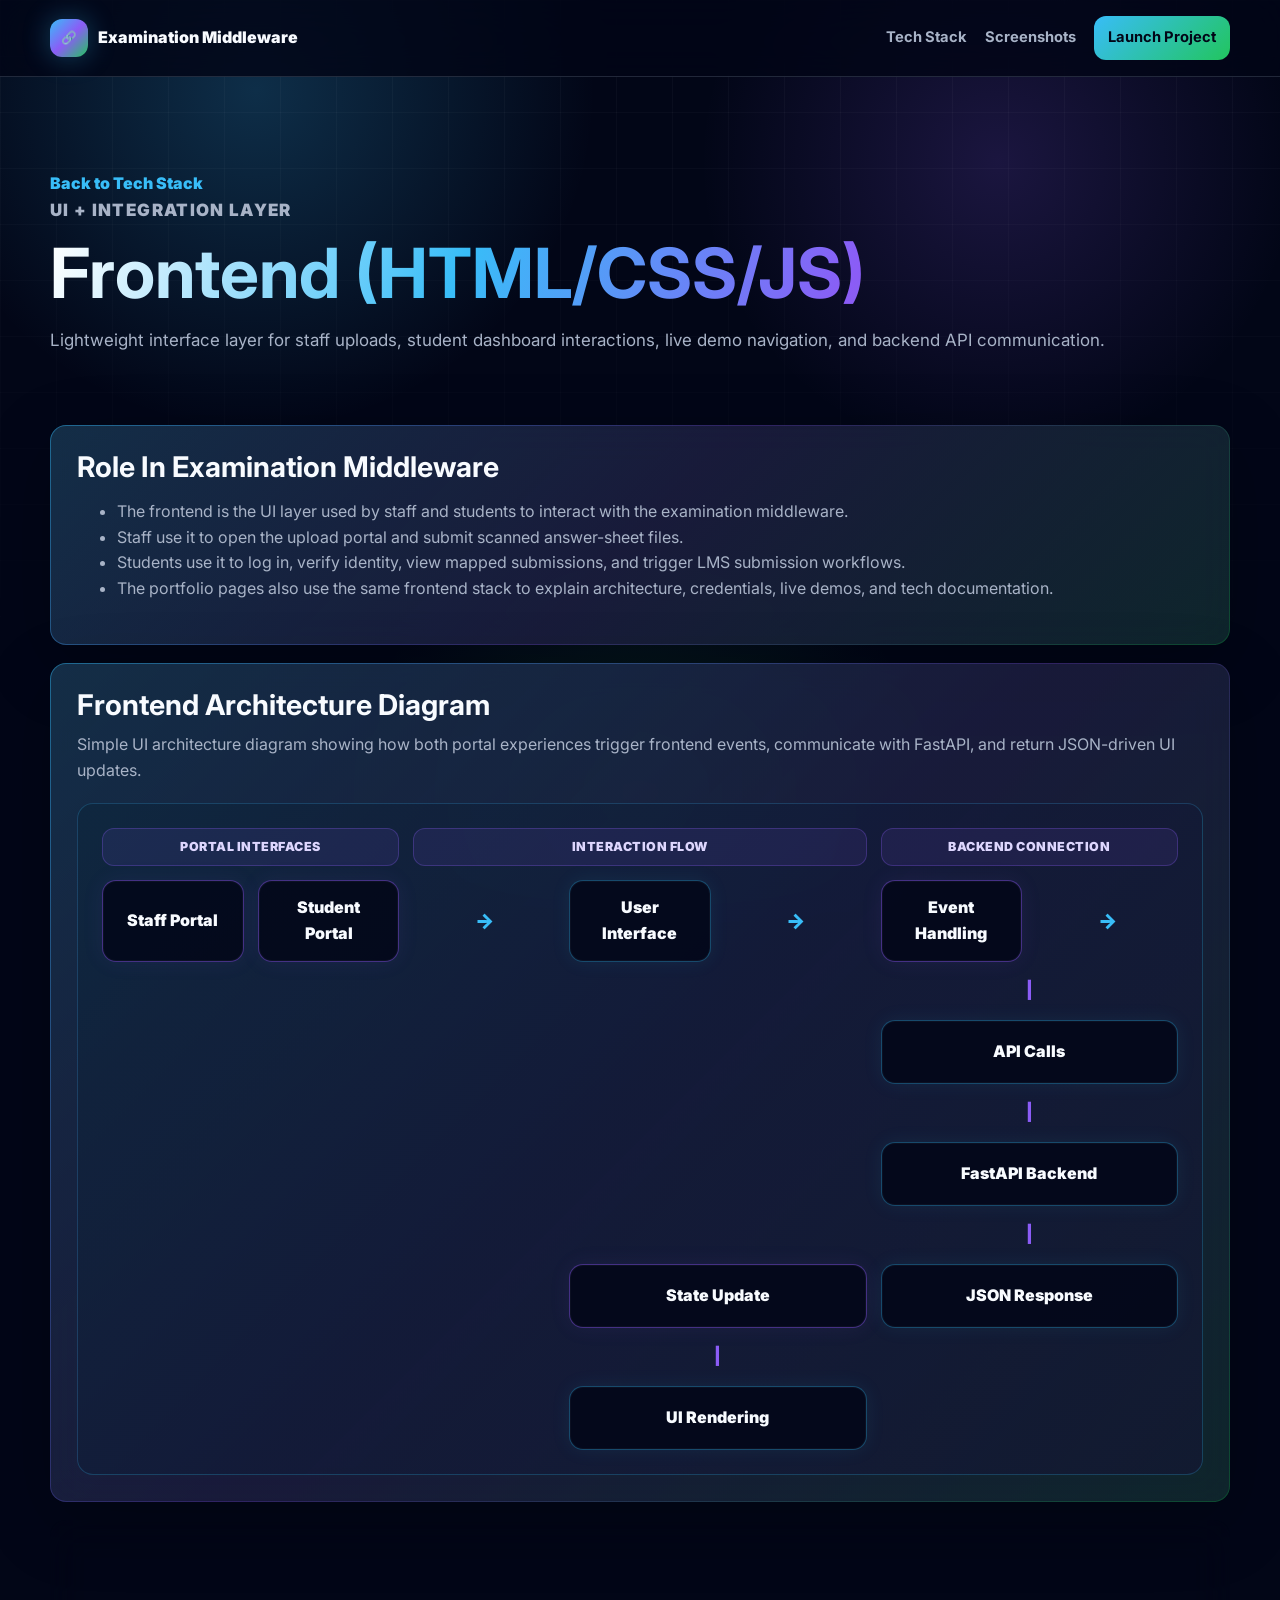
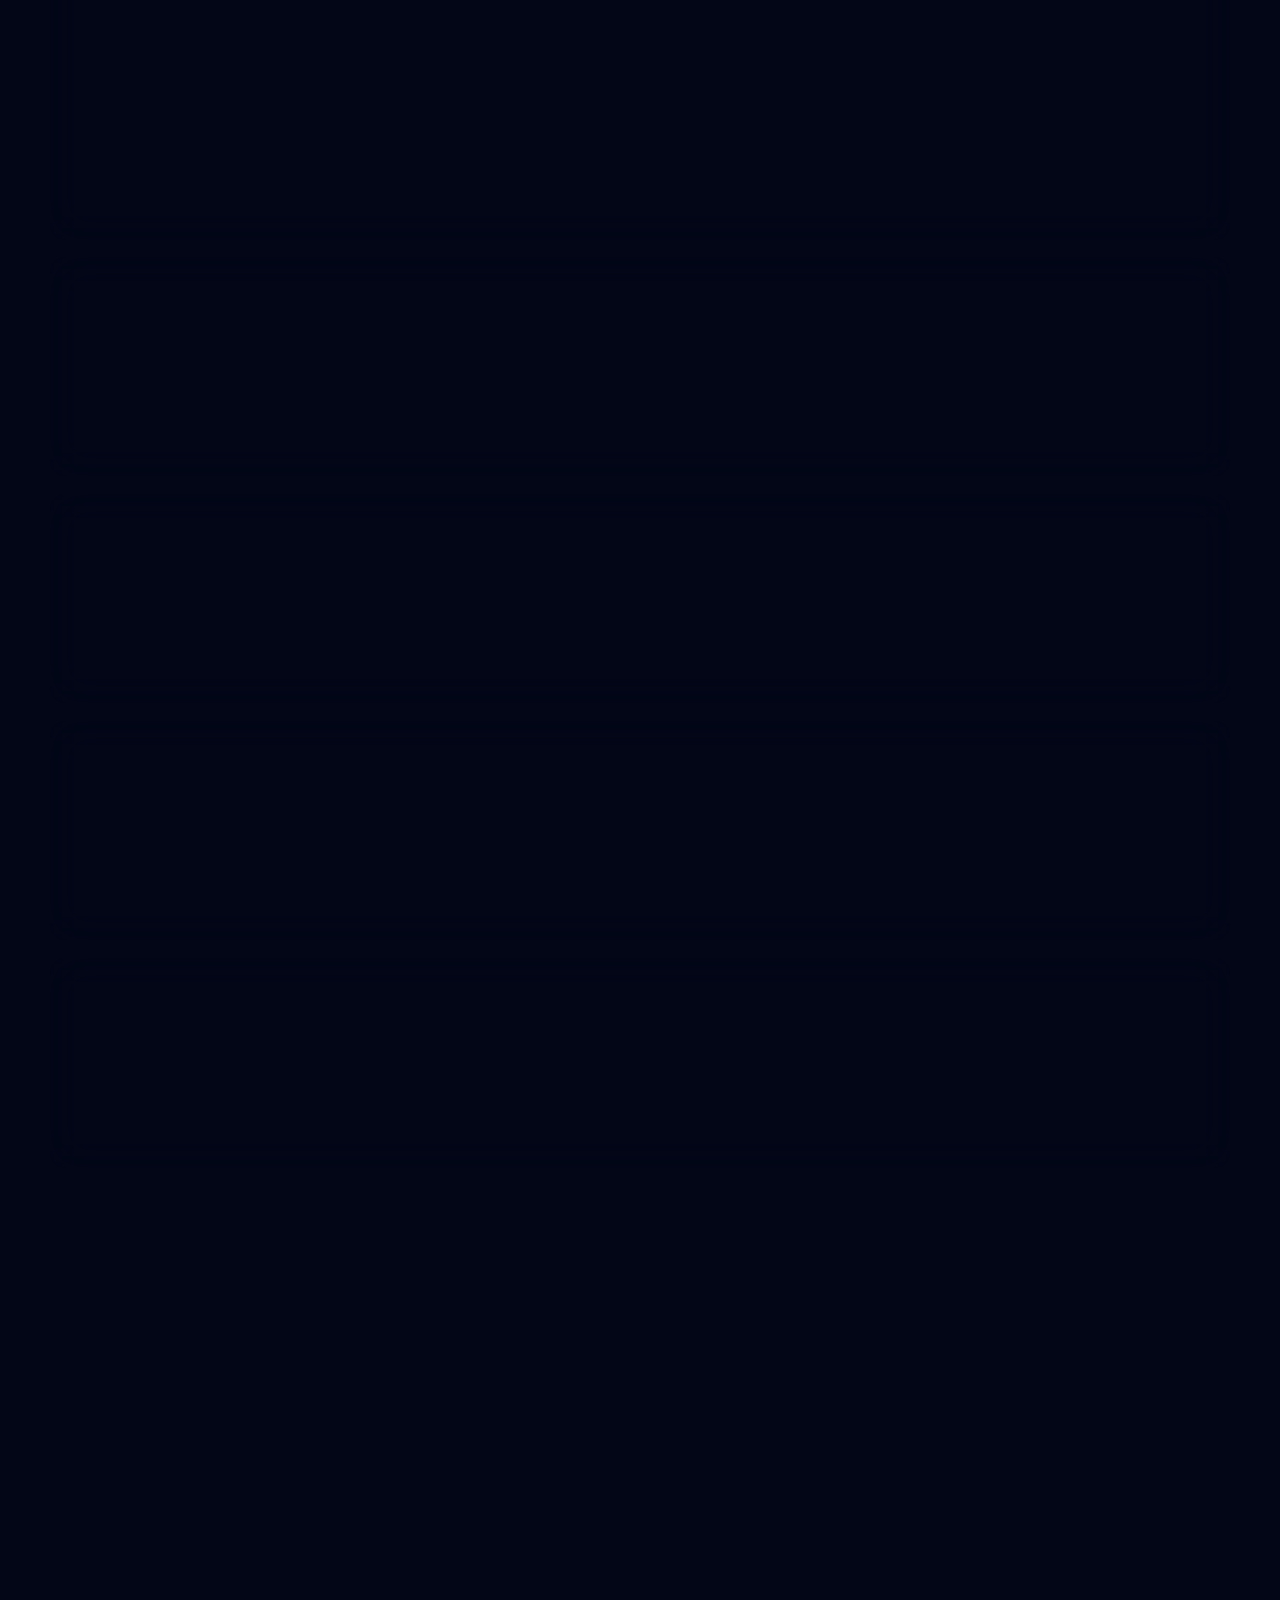
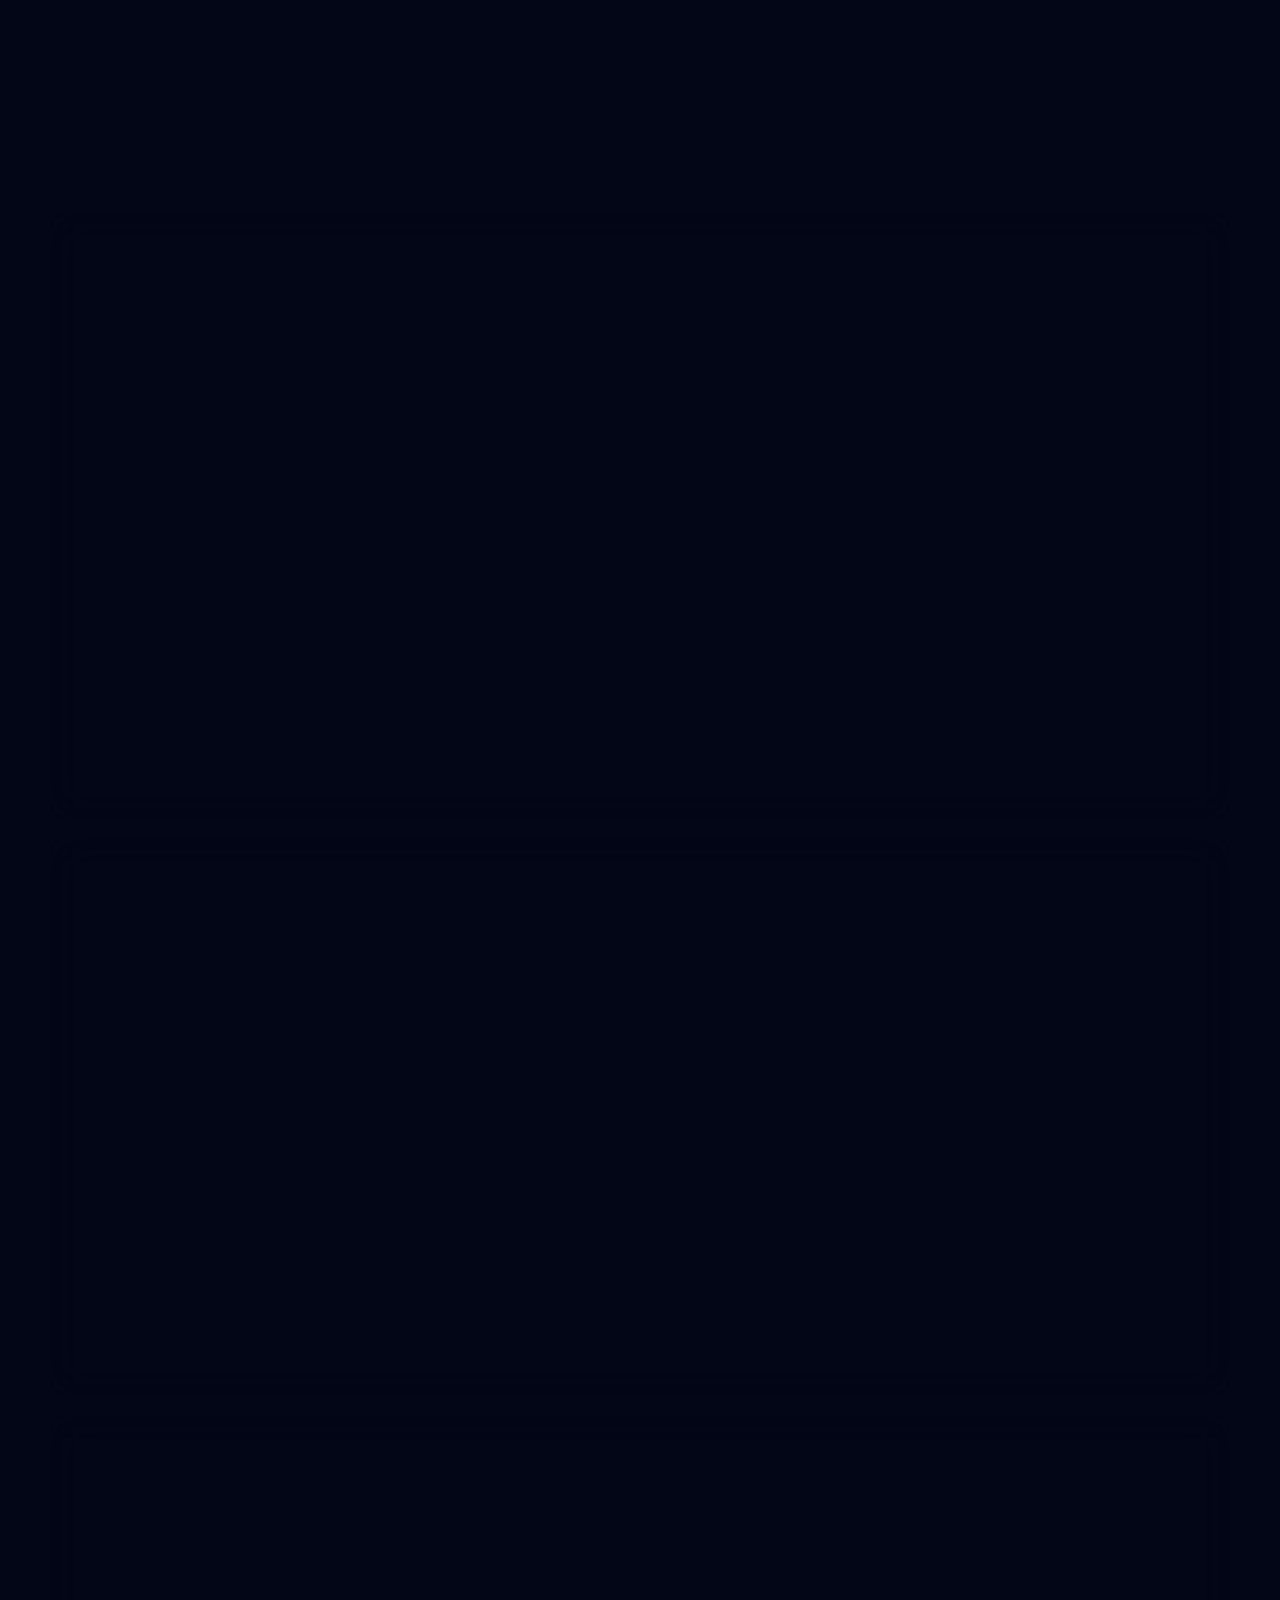
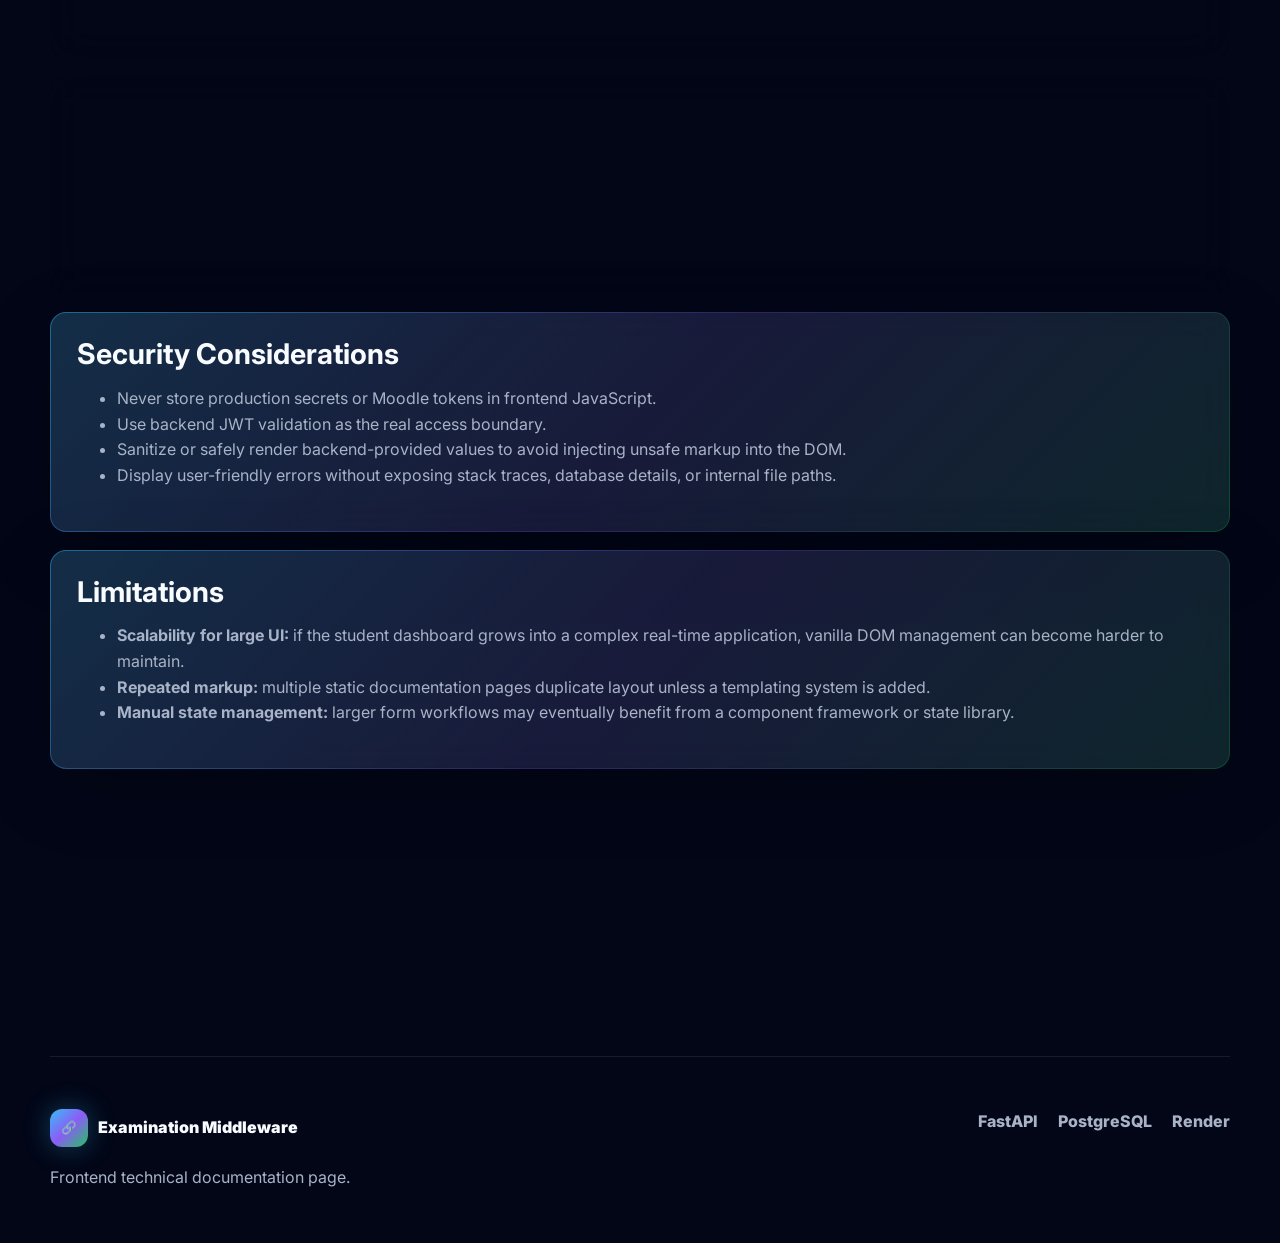
<file: frontend.html>
<!DOCTYPE html>
<html lang="en">
<head>
  <meta charset="UTF-8">
  <meta name="viewport" content="width=device-width, initial-scale=1.0">
  <title>Frontend - Examination Middleware</title>
  <link rel="icon" type="image/svg+xml" href="favicon.svg">
  <link rel="preconnect" href="https://fonts.googleapis.com">
  <link rel="preconnect" href="https://fonts.gstatic.com" crossorigin>
  <link href="https://fonts.googleapis.com/css2?family=Inter:wght@400;500;600;700;800;900&display=swap" rel="stylesheet">
  <link rel="stylesheet" href="style.css">
</head>
<body>
  <div class="ambient" aria-hidden="true"></div>
  <header class="site-header">
    <nav class="navbar">
      <a class="brand" href="index.html"><span class="brand-mark">&#128279;</span><span>Examination Middleware</span></a>
      <button class="menu-toggle" type="button" aria-expanded="false" aria-controls="nav-menu"><span></span><span></span><span></span><span class="sr-only">Open navigation</span></button>
      <div class="nav-menu" id="nav-menu">
        <a href="index.html#tech">Tech Stack</a>
        <a href="index.html#screenshots">Screenshots</a>
        <a class="nav-cta" href="https://exam-app-6r6v.onrender.com/portal/student" target="_blank" rel="noopener noreferrer">Launch Project</a>
      </div>
    </nav>
  </header>

  <main class="tech-page-main">
    <section class="tech-page-hero reveal">
      <a class="back-link" href="index.html#tech">Back to Tech Stack</a>
      <p class="eyebrow">UI + Integration Layer</p>
      <h1 class="gradient-title">Frontend (HTML/CSS/JS)</h1>
      <p>Lightweight interface layer for staff uploads, student dashboard interactions, live demo navigation, and backend API communication.</p>
    </section>

    <section class="tech-page-grid">
      <article class="tech-panel reveal">
        <h2>Role In Examination Middleware</h2>
        <ul>
          <li>The frontend is the UI layer used by staff and students to interact with the examination middleware.</li>
          <li>Staff use it to open the upload portal and submit scanned answer-sheet files.</li>
          <li>Students use it to log in, verify identity, view mapped submissions, and trigger LMS submission workflows.</li>
          <li>The portfolio pages also use the same frontend stack to explain architecture, credentials, live demos, and tech documentation.</li>
        </ul>
      </article>

      <article class="tech-panel reveal">
        <h2>Frontend Architecture Diagram</h2>
        <p>Simple UI architecture diagram showing how both portal experiences trigger frontend events, communicate with FastAPI, and return JSON-driven UI updates.</p>
        <div class="frontend-system-wrap" aria-label="Examination Middleware frontend architecture diagram">
          <div class="frontend-lane-label">Portal Interfaces</div>
          <div class="frontend-lane-label">Interaction Flow</div>
          <div class="frontend-lane-label">Backend Connection</div>

          <div class="frontend-box staff-ui-box">Staff Portal</div>
          <div class="frontend-box student-ui-box">Student Portal</div>

          <div class="frontend-arrow portal-merge-arrow">-&gt;</div>
          <div class="frontend-box ui-box-main">User Interface</div>
          <div class="frontend-arrow ui-event-arrow">-&gt;</div>
          <div class="frontend-box event-box-main">Event Handling</div>
          <div class="frontend-arrow event-api-arrow">-&gt;</div>
          <div class="frontend-box api-box-main">API Calls</div>

          <div class="frontend-arrow frontend-down down-backend">|</div>
          <div class="frontend-box backend-box-ui">FastAPI Backend</div>
          <div class="frontend-arrow frontend-down down-json">|</div>
          <div class="frontend-box json-box-main">JSON Response</div>
          <div class="frontend-arrow frontend-down down-state">|</div>
          <div class="frontend-box state-box-main">State Update</div>
          <div class="frontend-arrow frontend-down down-render">|</div>
          <div class="frontend-box render-box-main">UI Rendering</div>
        </div>
      </article>

      <article class="tech-panel reveal">
        <h2>UI Workflow</h2>
        <pre class="snippet"><code>[ User Action ] -&gt; [ Fetch ] -&gt; [ Display ] -&gt; [ Submit ] -&gt; [ Update UI ]</code></pre>
        <ul>
          <li><strong>User Action:</strong> staff selects a file or student opens dashboard/submission controls.</li>
          <li><strong>Fetch:</strong> JavaScript sends a request to a FastAPI endpoint.</li>
          <li><strong>Display:</strong> the UI renders upload status, dashboard records, errors, or copy feedback.</li>
          <li><strong>Submit:</strong> user confirms an action such as upload or Moodle submission.</li>
          <li><strong>Update UI:</strong> DOM state changes to show success, failure, pending, or retry information.</li>
        </ul>
      </article>

      <article class="tech-panel reveal">
        <h2>Why This Stack</h2>
        <ul>
          <li><strong>Lightweight:</strong> HTML/CSS/JS avoids a large frontend bundle for a project whose UI is focused and workflow-driven.</li>
          <li><strong>Simple deployment:</strong> static assets can be served with the FastAPI app or opened directly for the portfolio site.</li>
          <li><strong>Fast iteration:</strong> form events, fetch requests, copy buttons, and responsive diagrams are straightforward without a build pipeline.</li>
          <li><strong>Clear integration:</strong> the frontend remains a thin client while backend validation, authentication, and data integrity stay server-side.</li>
        </ul>
      </article>

      <article class="tech-panel reveal">
        <h2>Why Not React / Angular</h2>
        <div class="comparison">
          <div>
            <h3>React</h3>
            <p>React would be useful for a large real-time dashboard, but for this project it adds build tooling, component state, and bundle complexity without enough UI complexity to justify it.</p>
          </div>
          <div>
            <h3>Angular</h3>
            <p>Angular is excellent for enterprise-scale frontends, but it is too heavy for a staff upload page, student dashboard, copy actions, and portfolio documentation pages.</p>
          </div>
        </div>
      </article>

      <article class="tech-panel reveal">
        <h2>Project Implementation</h2>
        <ul>
          <li><strong>Fetch API:</strong> sends login, dashboard, upload, and submit requests to FastAPI endpoints.</li>
          <li><strong>DOM rendering:</strong> updates status labels, submission lists, credential copy feedback, and error messages without a framework.</li>
          <li><strong>Responsive CSS:</strong> grid and flex layouts keep architecture diagrams, cards, and forms readable on mobile.</li>
          <li><strong>Progressive behavior:</strong> copy buttons, menu toggles, and scroll animations enhance the page without blocking core content.</li>
        </ul>
      </article>

      <article class="tech-panel reveal">
        <h2>Frontend Interaction Showcase</h2>
        <p>The browser layer stays intentionally thin: capture a user action, call the FastAPI backend with `fetch()`, then update the interface from the JSON response.</p>
        <div class="showcase-flow">
          <span>UI</span>
          <span>-&gt;</span>
          <span>API</span>
          <span>-&gt;</span>
          <span>UI</span>
        </div>
      </article>

      <article class="tech-panel reveal">
        <h2>API Fetch Call</h2>
        <div class="code-showcase">
          <div class="code-showcase-top">
            <span>student_portal.js</span>
            <button class="copy-btn" type="button">Copy</button>
          </div>
          <pre class="snippet snippet-code"><code><span class="tok-keyword">async function</span> <span class="tok-function">loadPapers</span>() {
  <span class="tok-keyword">const</span> response = <span class="tok-keyword">await</span> fetch(<span class="tok-string">"/student/papers"</span>, {
    headers: { <span class="tok-string">"X-Session-ID"</span>: sessionToken }
  });
  <span class="tok-keyword">if</span> (!response.ok) {
    <span class="tok-keyword">throw new</span> Error(<span class="tok-string">"Failed to load papers"</span>);
  }
  papers = <span class="tok-keyword">await</span> response.json();
  renderPapers();
}</code></pre>
        </div>
        <div class="snippet-explainer">
          <p><strong>What it does:</strong> requests the current student paper list from the backend using `fetch()`, passes the session token in the header, and converts the JSON response into frontend state.</p>
          <p><strong>Why it is important:</strong> this is the main frontend-to-backend bridge. The UI never guesses submission state locally; it always asks FastAPI for the authoritative data.</p>
        </div>
      </article>

      <article class="tech-panel reveal">
        <h2>Event Handling: Submit On Click</h2>
        <div class="code-showcase">
          <div class="code-showcase-top">
            <span>student_portal.js</span>
            <button class="copy-btn" type="button">Copy</button>
          </div>
          <pre class="snippet snippet-code"><code><span class="tok-keyword">async function</span> <span class="tok-function">confirmSubmission</span>() {
  showLoading();
  <span class="tok-keyword">const</span> response = <span class="tok-keyword">await</span> fetch(<span class="tok-string">`/student/submit/${currentPaperId}`</span>, {
    method: <span class="tok-string">"POST"</span>,
    headers: { <span class="tok-string">"X-Session-ID"</span>: sessionToken }
  });
  <span class="tok-keyword">const</span> data = <span class="tok-keyword">await</span> response.json();
  hideLoading();
  showResult(response.ok &amp;&amp; data.success, data.message || <span class="tok-string">"Submission complete"</span>);
}</code></pre>
        </div>
        <div class="snippet-explainer">
          <p><strong>What it does:</strong> responds to the user's submit action, triggers the Moodle submission API call, and wraps the request with loading-state behavior so the UI stays responsive.</p>
          <p><strong>Why it is important:</strong> this is the event-driven piece of the workflow. A button click becomes a backend request without a page reload, which keeps the portal fast and task-focused.</p>
        </div>
      </article>

      <article class="tech-panel reveal">
        <h2>DOM Update</h2>
        <div class="code-showcase">
          <div class="code-showcase-top">
            <span>student_portal.js</span>
            <button class="copy-btn" type="button">Copy</button>
          </div>
          <pre class="snippet snippet-code"><code><span class="tok-keyword">function</span> <span class="tok-function">updateStats</span>() {
  <span class="tok-keyword">const</span> total = papers.length;
  <span class="tok-keyword">const</span> submitted = papers.filter(p =&gt; p.workflow_status === <span class="tok-string">"submitted_to_moodle"</span>).length;
  <span class="tok-keyword">const</span> pending = total - submitted;
  document.getElementById(<span class="tok-string">"totalPapers"</span>).textContent = total;
  document.getElementById(<span class="tok-string">"pendingPapers"</span>).textContent = pending;
  document.getElementById(<span class="tok-string">"submittedPapers"</span>).textContent = submitted;
}</code></pre>
        </div>
        <div class="snippet-explainer">
          <p><strong>What it does:</strong> takes the latest paper data already returned by the backend and updates the visible counters in the interface using straightforward DOM writes.</p>
          <p><strong>Why it is important:</strong> this closes the loop from UI to API back to UI. The backend responds with JSON, and the frontend turns that response into instant visual feedback for the user.</p>
        </div>
      </article>

      <article class="tech-panel reveal">
        <h2>Integration Data Flow</h2>
        <pre class="snippet"><code>[ Staff / Student UI ] -&gt; [ fetch() ] -&gt; [ FastAPI Route ] -&gt; [ JSON Response ] -&gt; [ DOM Update ]</code></pre>
        <ul>
          <li>The frontend does not decide whether a student can access a paper; it only displays the backend response after JWT and database checks pass.</li>
          <li>This keeps UI code simple and prevents security rules from living only in the browser.</li>
        </ul>
      </article>

      <article class="tech-panel reveal">
        <h2>Performance</h2>
        <ul>
          <li><strong>Minimal load:</strong> no framework runtime means fewer bytes and faster first render.</li>
          <li><strong>Fast rendering:</strong> direct DOM updates are enough for small lists, status badges, and form feedback.</li>
          <li><strong>Static caching:</strong> CSS, JS, images, and documentation pages can be cached by the browser.</li>
          <li><strong>Low JavaScript cost:</strong> interactions are event-driven rather than constantly polling or re-rendering large component trees.</li>
        </ul>
      </article>

      <article class="tech-panel reveal">
        <h2>Security Considerations</h2>
        <ul>
          <li>Never store production secrets or Moodle tokens in frontend JavaScript.</li>
          <li>Use backend JWT validation as the real access boundary.</li>
          <li>Sanitize or safely render backend-provided values to avoid injecting unsafe markup into the DOM.</li>
          <li>Display user-friendly errors without exposing stack traces, database details, or internal file paths.</li>
        </ul>
      </article>

      <article class="tech-panel reveal">
        <h2>Limitations</h2>
        <ul>
          <li><strong>Scalability for large UI:</strong> if the student dashboard grows into a complex real-time application, vanilla DOM management can become harder to maintain.</li>
          <li><strong>Repeated markup:</strong> multiple static documentation pages duplicate layout unless a templating system is added.</li>
          <li><strong>Manual state management:</strong> larger form workflows may eventually benefit from a component framework or state library.</li>
        </ul>
      </article>

      <article class="tech-panel reveal">
        <h2>Final Justification</h2>
        <p>HTML, CSS, and vanilla JavaScript are the right frontend choice for Examination Middleware because the UI is focused on clear staff/student workflows, simple API integration, responsive documentation, and fast deployment. The backend carries the complex validation and security, while the frontend stays lightweight and easy to demonstrate.</p>
      </article>
    </section>
  </main>

  <footer class="footer">
    <div><a class="brand" href="index.html"><span class="brand-mark">&#128279;</span><span>Examination Middleware</span></a><p>Frontend technical documentation page.</p></div>
    <div class="footer-links"><a href="fastapi.html">FastAPI</a><a href="postgresql.html">PostgreSQL</a><a href="render.html">Render</a></div>
  </footer>
  <div class="toast"></div>
  <script src="script.js"></script>
</body>
</html>
</file>
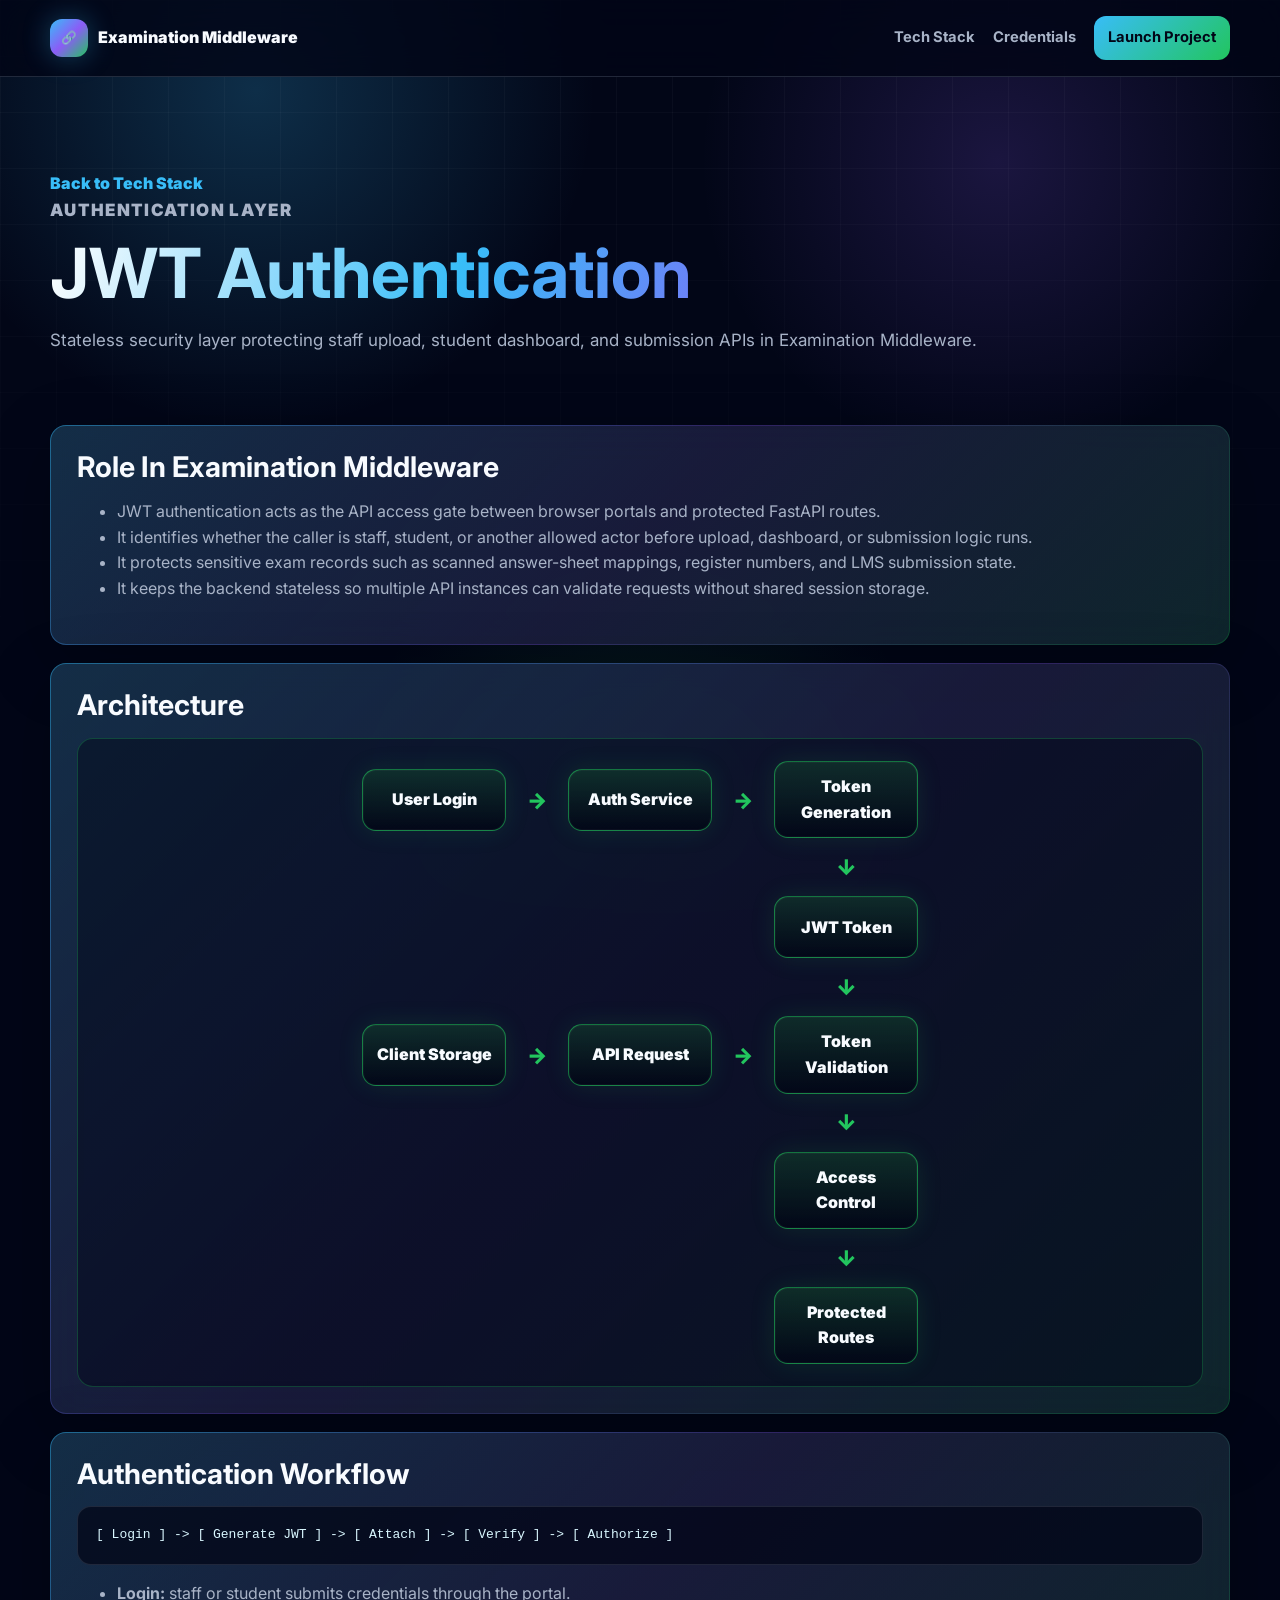
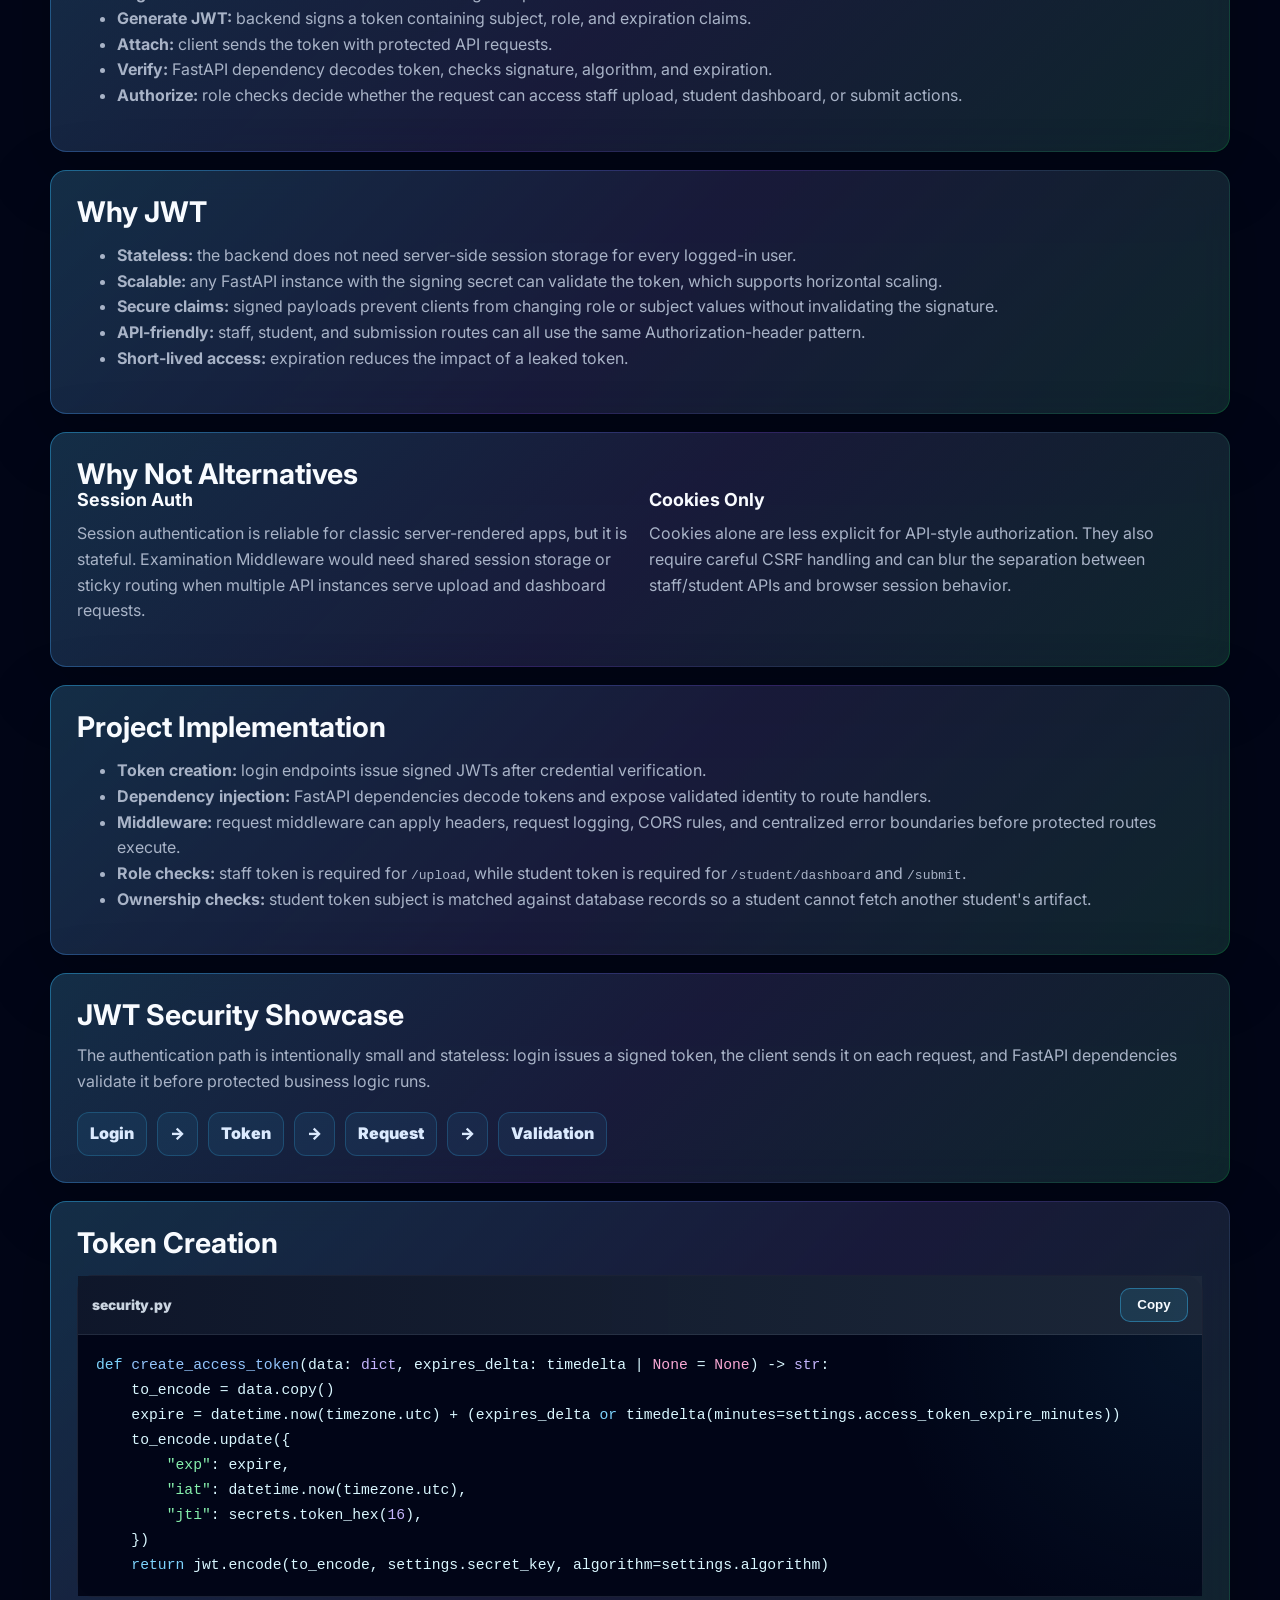
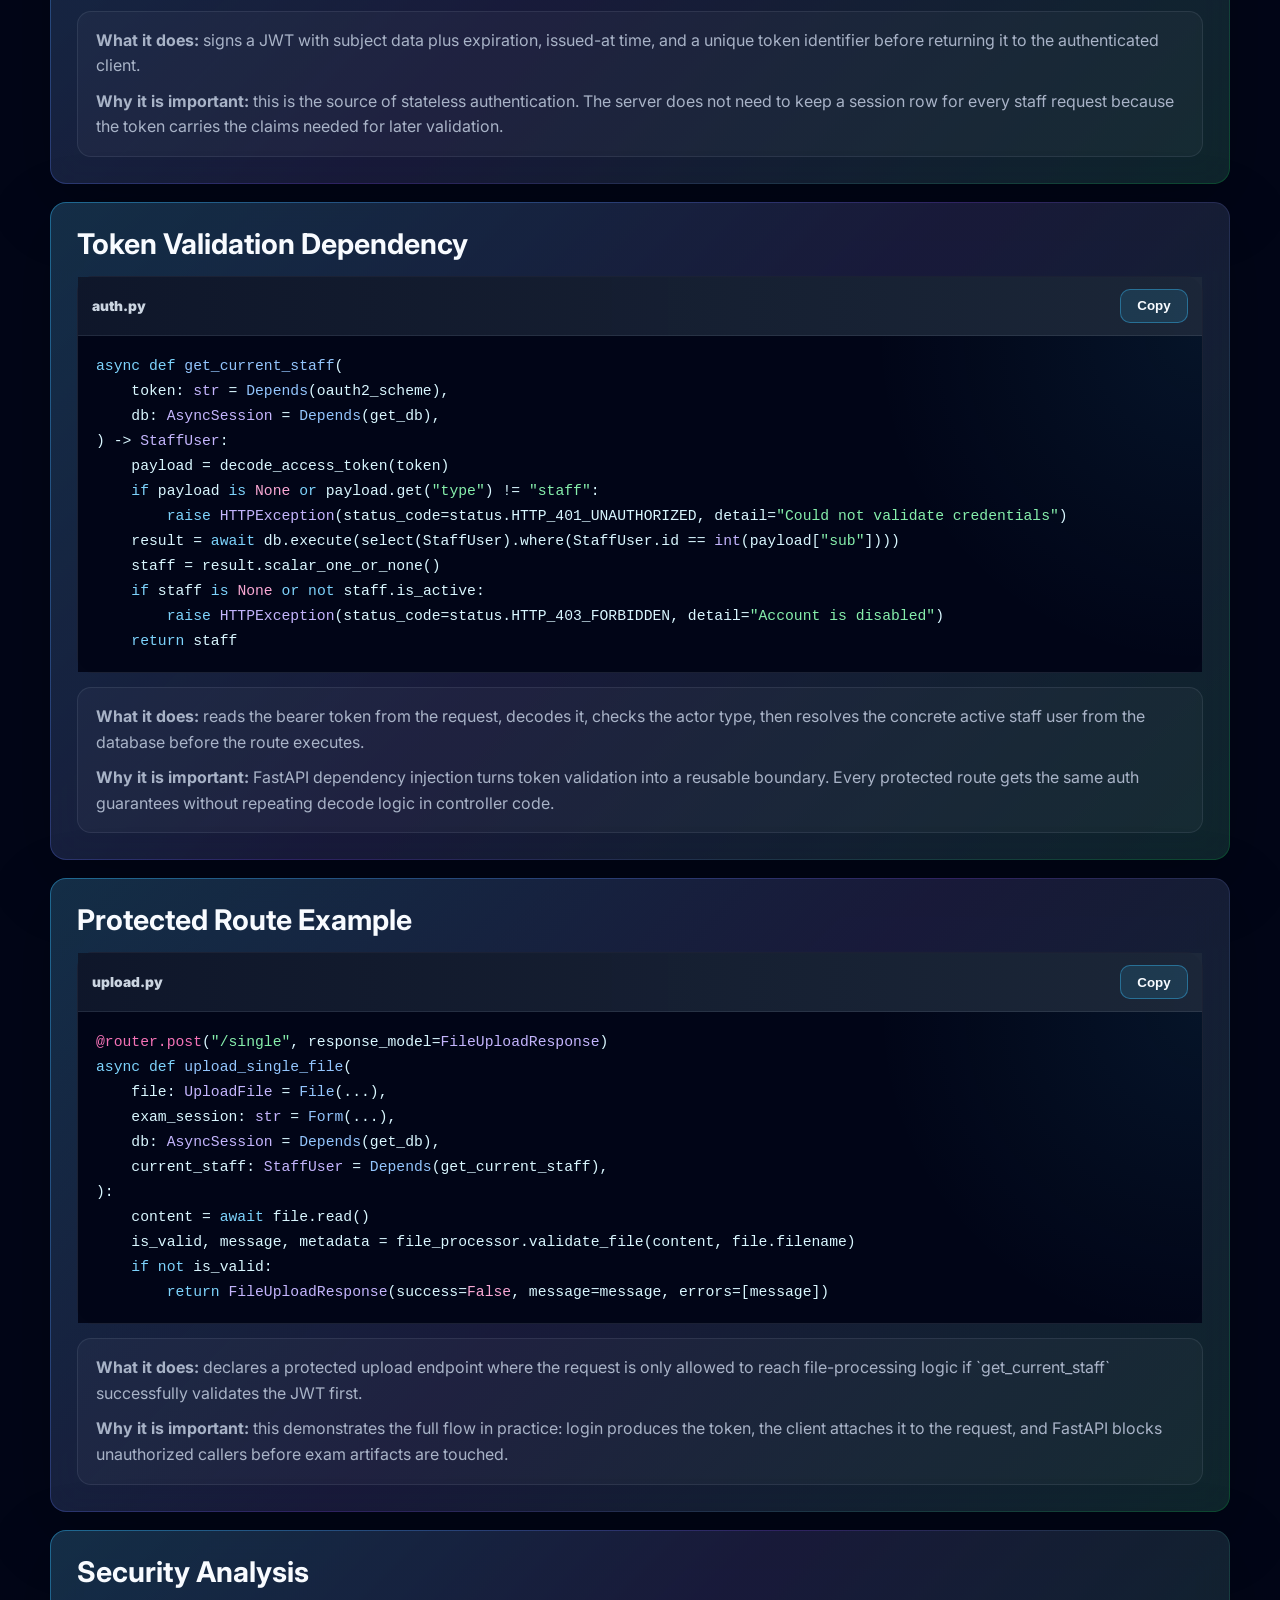
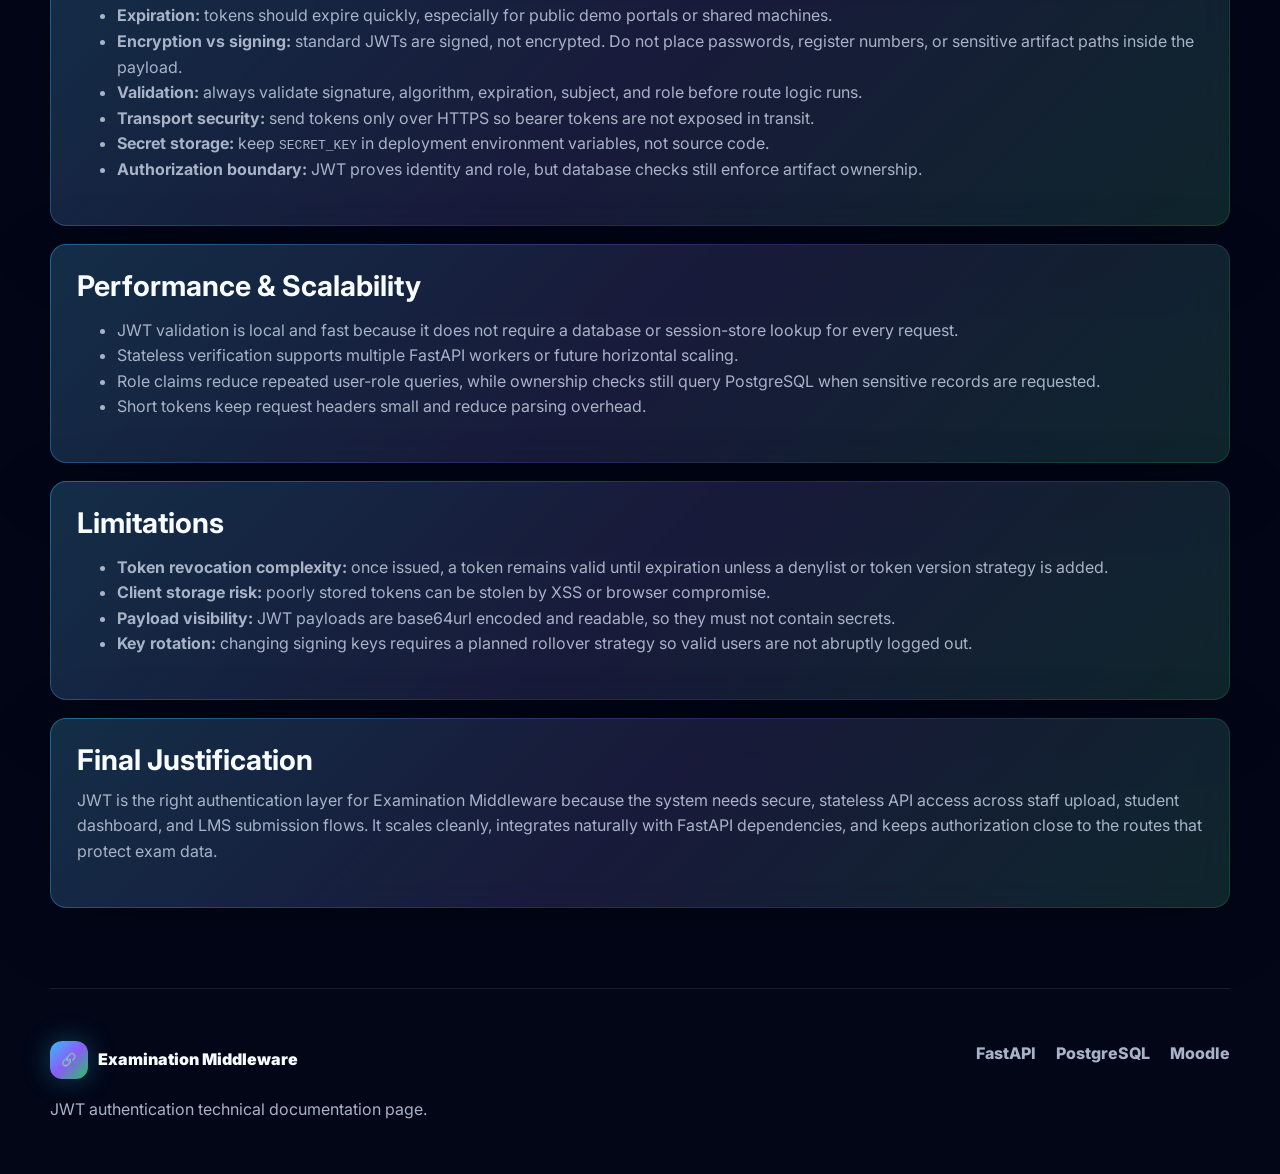
<file: jwt.html>
<!DOCTYPE html>
<html lang="en">
<head>
  <meta charset="UTF-8">
  <meta name="viewport" content="width=device-width, initial-scale=1.0">
  <title>JWT Auth - Examination Middleware</title>
  <link rel="icon" type="image/svg+xml" href="favicon.svg">
  <link rel="preconnect" href="https://fonts.googleapis.com">
  <link rel="preconnect" href="https://fonts.gstatic.com" crossorigin>
  <link href="https://fonts.googleapis.com/css2?family=Inter:wght@400;500;600;700;800;900&display=swap" rel="stylesheet">
  <link rel="stylesheet" href="style.css">
</head>
<body>
  <div class="ambient" aria-hidden="true"></div>
  <header class="site-header">
    <nav class="navbar">
      <a class="brand" href="index.html"><span class="brand-mark">&#128279;</span><span>Examination Middleware</span></a>
      <button class="menu-toggle" type="button" aria-expanded="false" aria-controls="nav-menu"><span></span><span></span><span></span><span class="sr-only">Open navigation</span></button>
      <div class="nav-menu" id="nav-menu">
        <a href="index.html#tech">Tech Stack</a>
        <a href="index.html#credentials">Credentials</a>
        <a class="nav-cta" href="https://exam-app-6r6v.onrender.com/portal/student" target="_blank" rel="noopener noreferrer">Launch Project</a>
      </div>
    </nav>
  </header>

  <main class="tech-page-main">
    <section class="tech-page-hero reveal">
      <a class="back-link" href="index.html#tech">Back to Tech Stack</a>
      <p class="eyebrow">Authentication Layer</p>
      <h1 class="gradient-title">JWT Authentication</h1>
      <p>Stateless security layer protecting staff upload, student dashboard, and submission APIs in Examination Middleware.</p>
    </section>

    <section class="tech-page-grid">
      <article class="tech-panel reveal">
        <h2>Role In Examination Middleware</h2>
        <ul>
          <li>JWT authentication acts as the API access gate between browser portals and protected FastAPI routes.</li>
          <li>It identifies whether the caller is staff, student, or another allowed actor before upload, dashboard, or submission logic runs.</li>
          <li>It protects sensitive exam records such as scanned answer-sheet mappings, register numbers, and LMS submission state.</li>
          <li>It keeps the backend stateless so multiple API instances can validate requests without shared session storage.</li>
        </ul>
      </article>

      <article class="tech-panel reveal">
        <h2>Architecture</h2>
        <div class="jwt-architecture" aria-label="JWT security architecture diagram">
          <div class="jwt-box jwt-login">User Login</div>
          <div class="jwt-arrow jwt-auth-arrow">-&gt;</div>
          <div class="jwt-box jwt-auth-service">Auth Service</div>
          <div class="jwt-arrow jwt-generation-arrow">-&gt;</div>
          <div class="jwt-box jwt-generation">Token Generation</div>

          <div class="jwt-arrow jwt-token-drop">↓</div>
          <div class="jwt-box jwt-token">JWT Token</div>

          <div class="jwt-arrow jwt-storage-drop">↓</div>
          <div class="jwt-box jwt-storage">Client Storage</div>
          <div class="jwt-arrow jwt-request-arrow">-&gt;</div>
          <div class="jwt-box jwt-request">API Request</div>
          <div class="jwt-arrow jwt-validation-arrow">-&gt;</div>
          <div class="jwt-box jwt-validation">Token Validation</div>

          <div class="jwt-arrow jwt-access-drop">↓</div>
          <div class="jwt-box jwt-access">Access Control</div>
          <div class="jwt-arrow jwt-routes-drop">↓</div>
          <div class="jwt-box jwt-routes">Protected Routes</div>
        </div>
      </article>

      <article class="tech-panel reveal">
        <h2>Authentication Workflow</h2>
        <pre class="snippet"><code>[ Login ] -&gt; [ Generate JWT ] -&gt; [ Attach ] -&gt; [ Verify ] -&gt; [ Authorize ]</code></pre>
        <ul>
          <li><strong>Login:</strong> staff or student submits credentials through the portal.</li>
          <li><strong>Generate JWT:</strong> backend signs a token containing subject, role, and expiration claims.</li>
          <li><strong>Attach:</strong> client sends the token with protected API requests.</li>
          <li><strong>Verify:</strong> FastAPI dependency decodes token, checks signature, algorithm, and expiration.</li>
          <li><strong>Authorize:</strong> role checks decide whether the request can access staff upload, student dashboard, or submit actions.</li>
        </ul>
      </article>

      <article class="tech-panel reveal">
        <h2>Why JWT</h2>
        <ul>
          <li><strong>Stateless:</strong> the backend does not need server-side session storage for every logged-in user.</li>
          <li><strong>Scalable:</strong> any FastAPI instance with the signing secret can validate the token, which supports horizontal scaling.</li>
          <li><strong>Secure claims:</strong> signed payloads prevent clients from changing role or subject values without invalidating the signature.</li>
          <li><strong>API-friendly:</strong> staff, student, and submission routes can all use the same Authorization-header pattern.</li>
          <li><strong>Short-lived access:</strong> expiration reduces the impact of a leaked token.</li>
        </ul>
      </article>

      <article class="tech-panel reveal">
        <h2>Why Not Alternatives</h2>
        <div class="comparison">
          <div>
            <h3>Session Auth</h3>
            <p>Session authentication is reliable for classic server-rendered apps, but it is stateful. Examination Middleware would need shared session storage or sticky routing when multiple API instances serve upload and dashboard requests.</p>
          </div>
          <div>
            <h3>Cookies Only</h3>
            <p>Cookies alone are less explicit for API-style authorization. They also require careful CSRF handling and can blur the separation between staff/student APIs and browser session behavior.</p>
          </div>
        </div>
      </article>

      <article class="tech-panel reveal">
        <h2>Project Implementation</h2>
        <ul>
          <li><strong>Token creation:</strong> login endpoints issue signed JWTs after credential verification.</li>
          <li><strong>Dependency injection:</strong> FastAPI dependencies decode tokens and expose validated identity to route handlers.</li>
          <li><strong>Middleware:</strong> request middleware can apply headers, request logging, CORS rules, and centralized error boundaries before protected routes execute.</li>
          <li><strong>Role checks:</strong> staff token is required for <code>/upload</code>, while student token is required for <code>/student/dashboard</code> and <code>/submit</code>.</li>
          <li><strong>Ownership checks:</strong> student token subject is matched against database records so a student cannot fetch another student's artifact.</li>
        </ul>
      </article>

      <article class="tech-panel reveal">
        <h2>JWT Security Showcase</h2>
        <p>The authentication path is intentionally small and stateless: login issues a signed token, the client sends it on each request, and FastAPI dependencies validate it before protected business logic runs.</p>
        <div class="showcase-flow">
          <span>Login</span>
          <span>-&gt;</span>
          <span>Token</span>
          <span>-&gt;</span>
          <span>Request</span>
          <span>-&gt;</span>
          <span>Validation</span>
        </div>
      </article>

      <article class="tech-panel reveal">
        <h2>Token Creation</h2>
        <div class="code-showcase">
          <div class="code-showcase-top">
            <span>security.py</span>
            <button class="copy-btn" type="button">Copy</button>
          </div>
          <pre class="snippet snippet-code"><code><span class="tok-keyword">def</span> <span class="tok-function">create_access_token</span>(data: <span class="tok-type">dict</span>, expires_delta: timedelta | <span class="tok-constant">None</span> = <span class="tok-constant">None</span>) -&gt; <span class="tok-type">str</span>:
    to_encode = data.copy()
    expire = datetime.now(timezone.utc) + (expires_delta <span class="tok-keyword">or</span> timedelta(minutes=settings.access_token_expire_minutes))
    to_encode.update({
        <span class="tok-string">"exp"</span>: expire,
        <span class="tok-string">"iat"</span>: datetime.now(timezone.utc),
        <span class="tok-string">"jti"</span>: secrets.token_hex(<span class="tok-type">16</span>),
    })
    <span class="tok-keyword">return</span> jwt.encode(to_encode, settings.secret_key, algorithm=settings.algorithm)</code></pre>
        </div>
        <div class="snippet-explainer">
          <p><strong>What it does:</strong> signs a JWT with subject data plus expiration, issued-at time, and a unique token identifier before returning it to the authenticated client.</p>
          <p><strong>Why it is important:</strong> this is the source of stateless authentication. The server does not need to keep a session row for every staff request because the token carries the claims needed for later validation.</p>
        </div>
      </article>

      <article class="tech-panel reveal">
        <h2>Token Validation Dependency</h2>
        <div class="code-showcase">
          <div class="code-showcase-top">
            <span>auth.py</span>
            <button class="copy-btn" type="button">Copy</button>
          </div>
          <pre class="snippet snippet-code"><code><span class="tok-keyword">async def</span> <span class="tok-function">get_current_staff</span>(
    token: <span class="tok-type">str</span> = <span class="tok-function">Depends</span>(oauth2_scheme),
    db: <span class="tok-type">AsyncSession</span> = <span class="tok-function">Depends</span>(get_db),
) -&gt; <span class="tok-type">StaffUser</span>:
    payload = decode_access_token(token)
    <span class="tok-keyword">if</span> payload <span class="tok-keyword">is</span> <span class="tok-constant">None</span> <span class="tok-keyword">or</span> payload.get(<span class="tok-string">"type"</span>) != <span class="tok-string">"staff"</span>:
        <span class="tok-keyword">raise</span> <span class="tok-type">HTTPException</span>(status_code=status.HTTP_401_UNAUTHORIZED, detail=<span class="tok-string">"Could not validate credentials"</span>)
    result = <span class="tok-keyword">await</span> db.execute(select(StaffUser).where(StaffUser.id == <span class="tok-type">int</span>(payload[<span class="tok-string">"sub"</span>])))
    staff = result.scalar_one_or_none()
    <span class="tok-keyword">if</span> staff <span class="tok-keyword">is</span> <span class="tok-constant">None</span> <span class="tok-keyword">or not</span> staff.is_active:
        <span class="tok-keyword">raise</span> <span class="tok-type">HTTPException</span>(status_code=status.HTTP_403_FORBIDDEN, detail=<span class="tok-string">"Account is disabled"</span>)
    <span class="tok-keyword">return</span> staff</code></pre>
        </div>
        <div class="snippet-explainer">
          <p><strong>What it does:</strong> reads the bearer token from the request, decodes it, checks the actor type, then resolves the concrete active staff user from the database before the route executes.</p>
          <p><strong>Why it is important:</strong> FastAPI dependency injection turns token validation into a reusable boundary. Every protected route gets the same auth guarantees without repeating decode logic in controller code.</p>
        </div>
      </article>

      <article class="tech-panel reveal">
        <h2>Protected Route Example</h2>
        <div class="code-showcase">
          <div class="code-showcase-top">
            <span>upload.py</span>
            <button class="copy-btn" type="button">Copy</button>
          </div>
          <pre class="snippet snippet-code"><code><span class="tok-decorator">@router.post</span>(<span class="tok-string">"/single"</span>, response_model=<span class="tok-type">FileUploadResponse</span>)
<span class="tok-keyword">async def</span> <span class="tok-function">upload_single_file</span>(
    file: <span class="tok-type">UploadFile</span> = <span class="tok-function">File</span>(...),
    exam_session: <span class="tok-type">str</span> = <span class="tok-function">Form</span>(...),
    db: <span class="tok-type">AsyncSession</span> = <span class="tok-function">Depends</span>(get_db),
    current_staff: <span class="tok-type">StaffUser</span> = <span class="tok-function">Depends</span>(get_current_staff),
):
    content = <span class="tok-keyword">await</span> file.read()
    is_valid, message, metadata = file_processor.validate_file(content, file.filename)
    <span class="tok-keyword">if not</span> is_valid:
        <span class="tok-keyword">return</span> <span class="tok-type">FileUploadResponse</span>(success=<span class="tok-constant">False</span>, message=message, errors=[message])</code></pre>
        </div>
        <div class="snippet-explainer">
          <p><strong>What it does:</strong> declares a protected upload endpoint where the request is only allowed to reach file-processing logic if `get_current_staff` successfully validates the JWT first.</p>
          <p><strong>Why it is important:</strong> this demonstrates the full flow in practice: login produces the token, the client attaches it to the request, and FastAPI blocks unauthorized callers before exam artifacts are touched.</p>
        </div>
      </article>

      <article class="tech-panel reveal">
        <h2>Security Analysis</h2>
        <ul>
          <li><strong>Expiration:</strong> tokens should expire quickly, especially for public demo portals or shared machines.</li>
          <li><strong>Encryption vs signing:</strong> standard JWTs are signed, not encrypted. Do not place passwords, register numbers, or sensitive artifact paths inside the payload.</li>
          <li><strong>Validation:</strong> always validate signature, algorithm, expiration, subject, and role before route logic runs.</li>
          <li><strong>Transport security:</strong> send tokens only over HTTPS so bearer tokens are not exposed in transit.</li>
          <li><strong>Secret storage:</strong> keep <code>SECRET_KEY</code> in deployment environment variables, not source code.</li>
          <li><strong>Authorization boundary:</strong> JWT proves identity and role, but database checks still enforce artifact ownership.</li>
        </ul>
      </article>

      <article class="tech-panel reveal">
        <h2>Performance &amp; Scalability</h2>
        <ul>
          <li>JWT validation is local and fast because it does not require a database or session-store lookup for every request.</li>
          <li>Stateless verification supports multiple FastAPI workers or future horizontal scaling.</li>
          <li>Role claims reduce repeated user-role queries, while ownership checks still query PostgreSQL when sensitive records are requested.</li>
          <li>Short tokens keep request headers small and reduce parsing overhead.</li>
        </ul>
      </article>

      <article class="tech-panel reveal">
        <h2>Limitations</h2>
        <ul>
          <li><strong>Token revocation complexity:</strong> once issued, a token remains valid until expiration unless a denylist or token version strategy is added.</li>
          <li><strong>Client storage risk:</strong> poorly stored tokens can be stolen by XSS or browser compromise.</li>
          <li><strong>Payload visibility:</strong> JWT payloads are base64url encoded and readable, so they must not contain secrets.</li>
          <li><strong>Key rotation:</strong> changing signing keys requires a planned rollover strategy so valid users are not abruptly logged out.</li>
        </ul>
      </article>

      <article class="tech-panel reveal">
        <h2>Final Justification</h2>
        <p>JWT is the right authentication layer for Examination Middleware because the system needs secure, stateless API access across staff upload, student dashboard, and LMS submission flows. It scales cleanly, integrates naturally with FastAPI dependencies, and keeps authorization close to the routes that protect exam data.</p>
      </article>
    </section>
  </main>

  <footer class="footer">
    <div><a class="brand" href="index.html"><span class="brand-mark">&#128279;</span><span>Examination Middleware</span></a><p>JWT authentication technical documentation page.</p></div>
    <div class="footer-links"><a href="fastapi.html">FastAPI</a><a href="postgresql.html">PostgreSQL</a><a href="moodle.html">Moodle</a></div>
  </footer>
  <div class="toast"></div>
  <script src="script.js"></script>
</body>
</html>
</file>
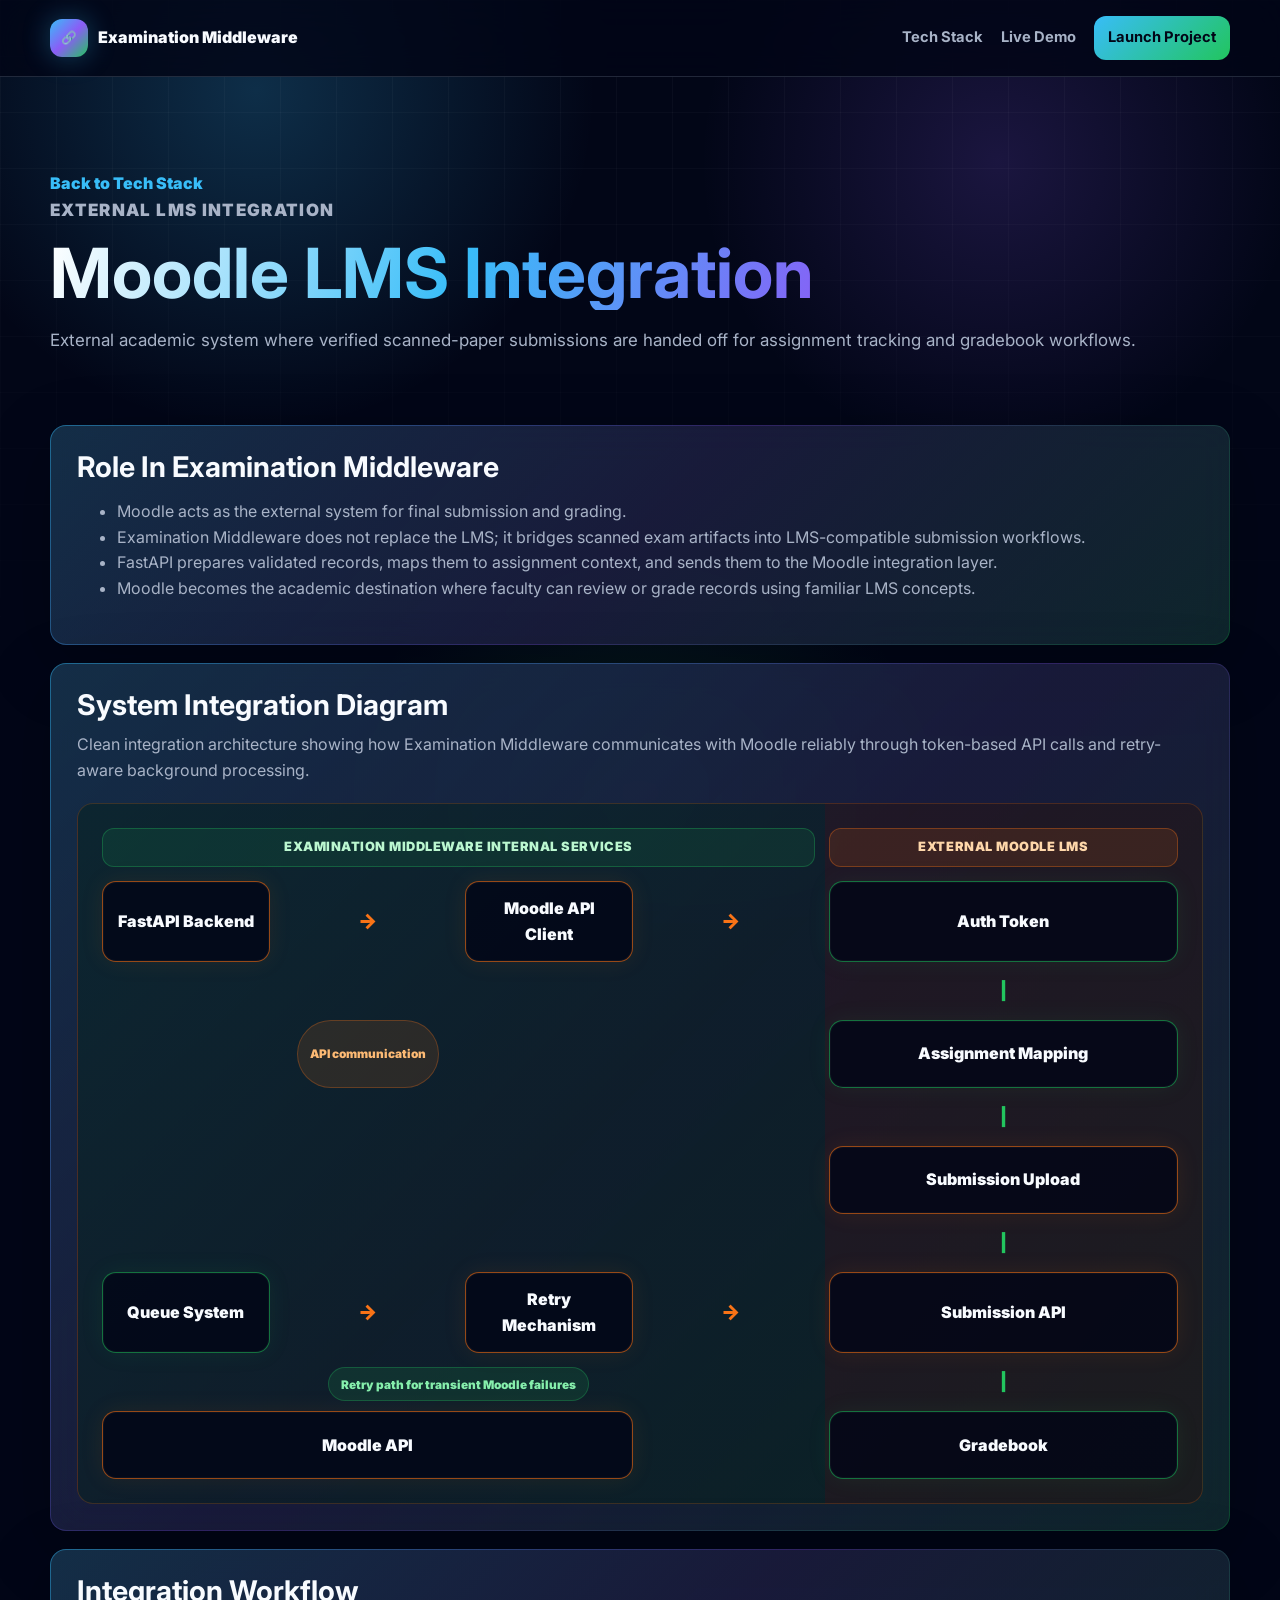
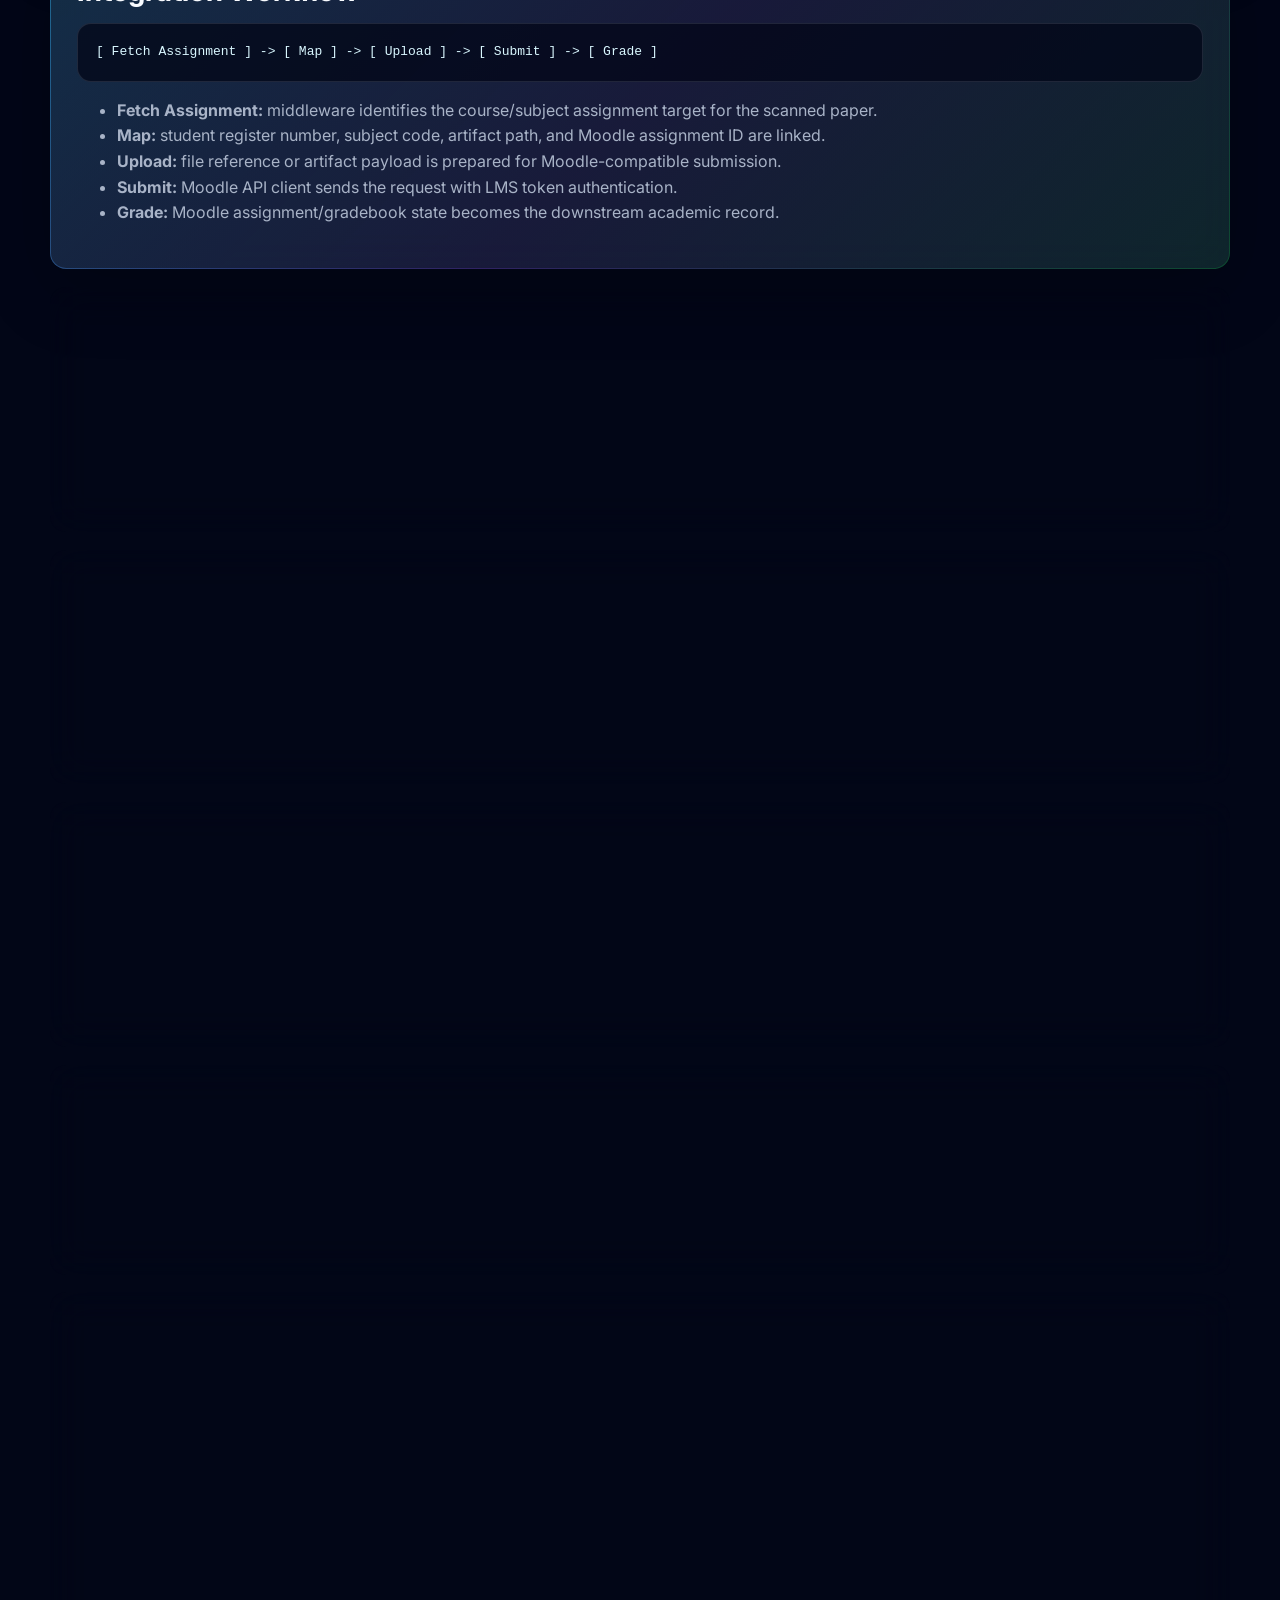
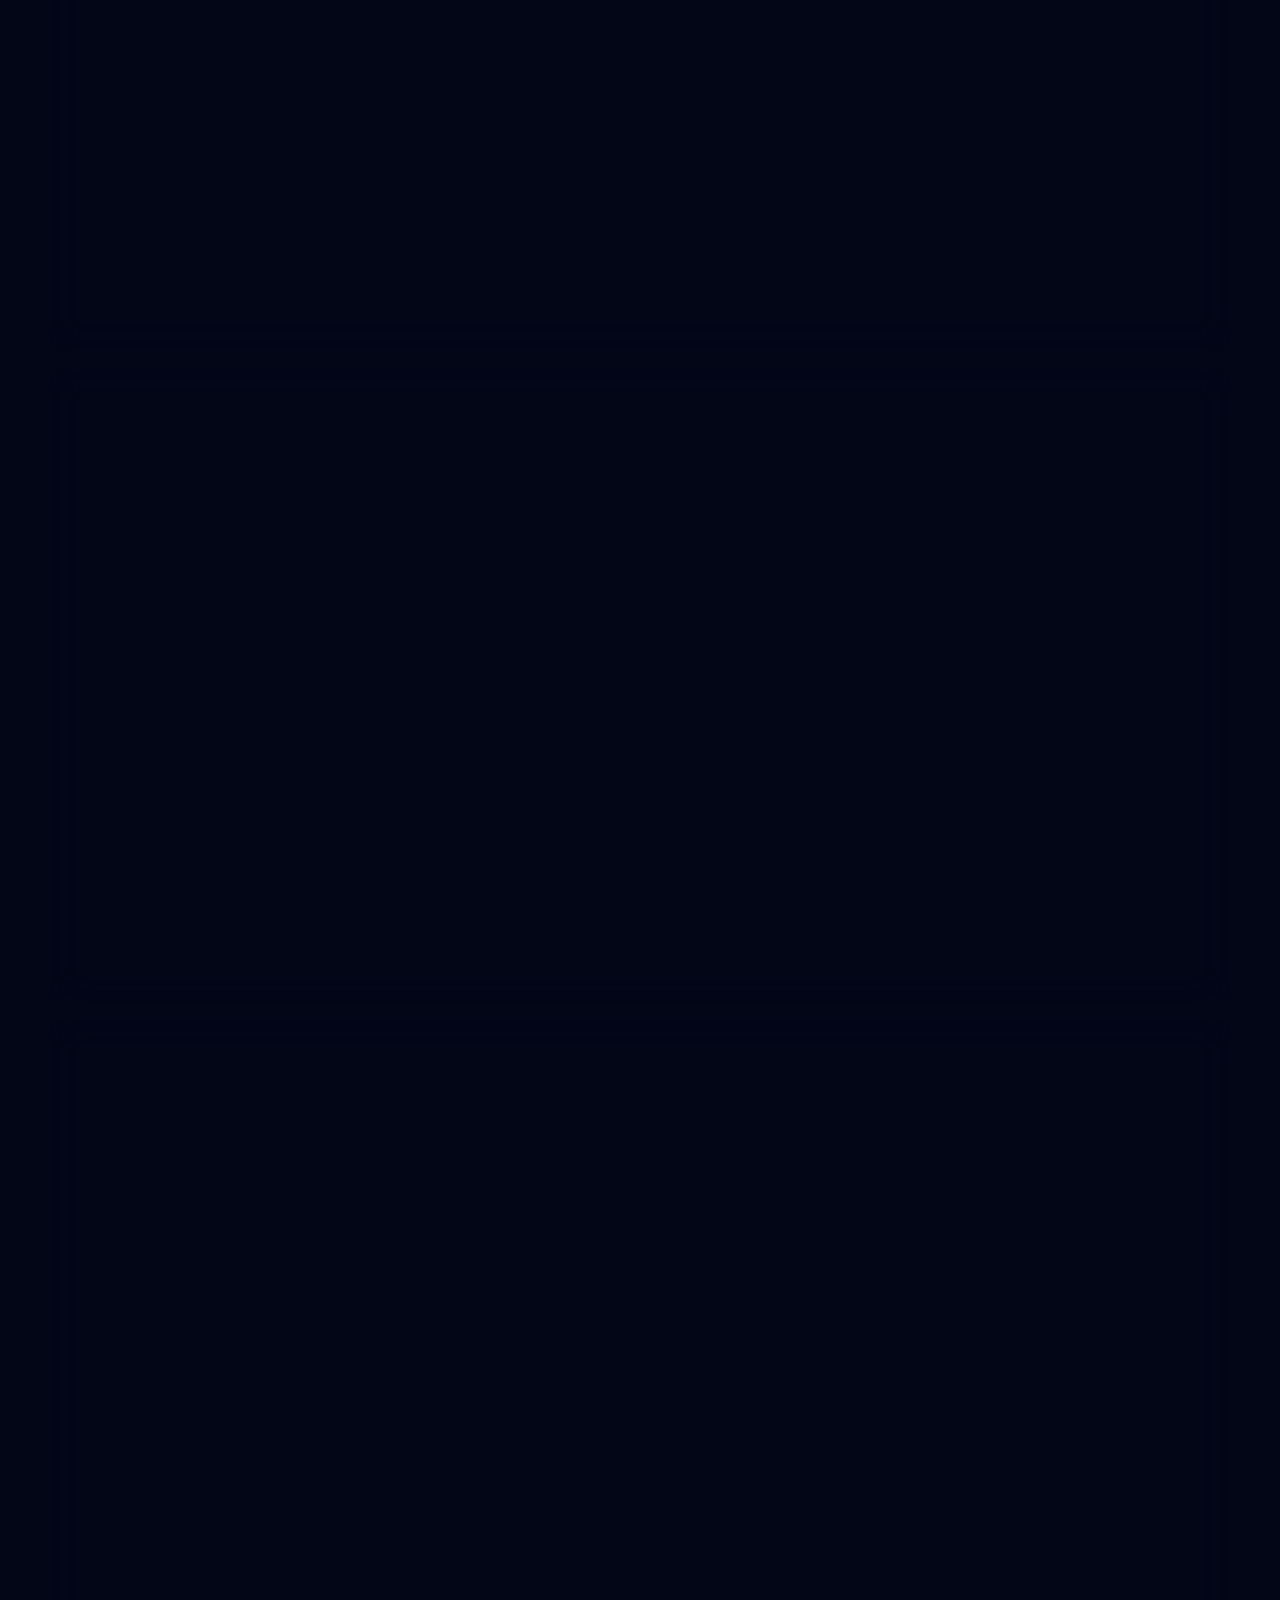
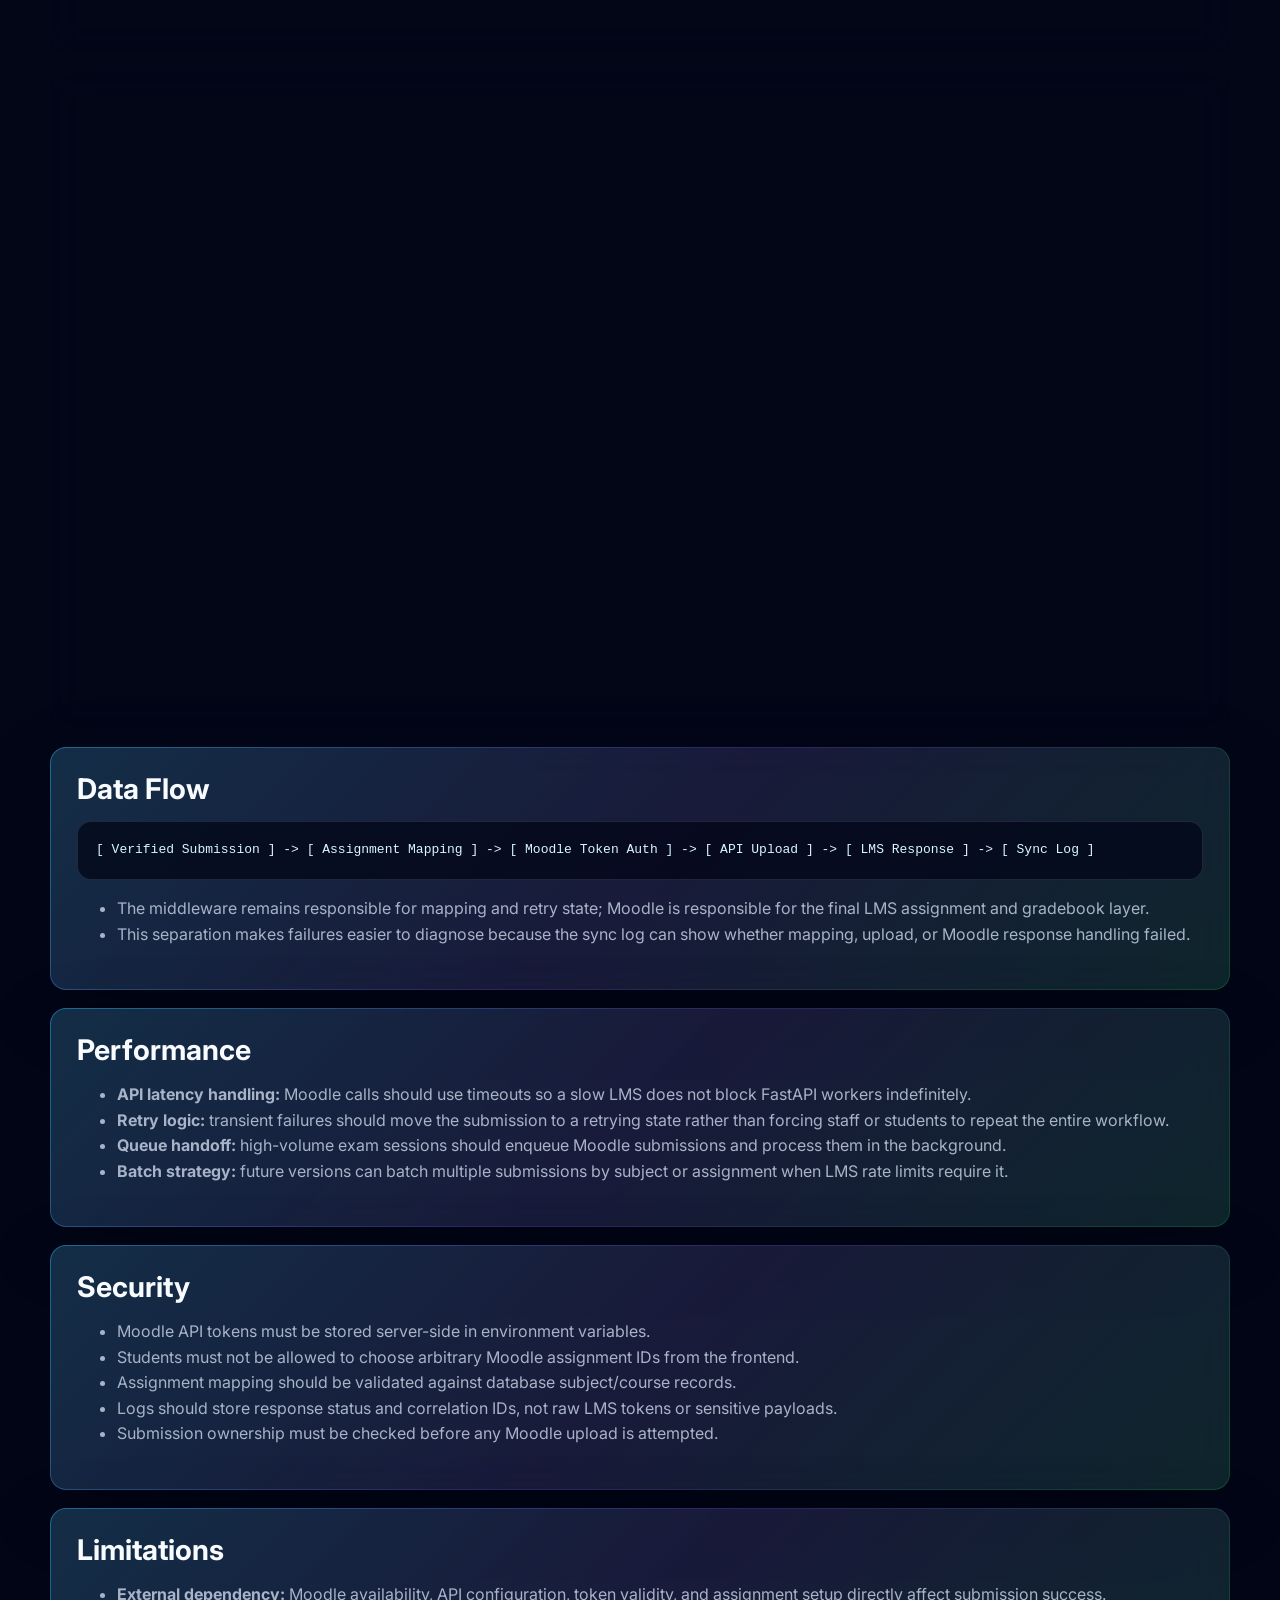
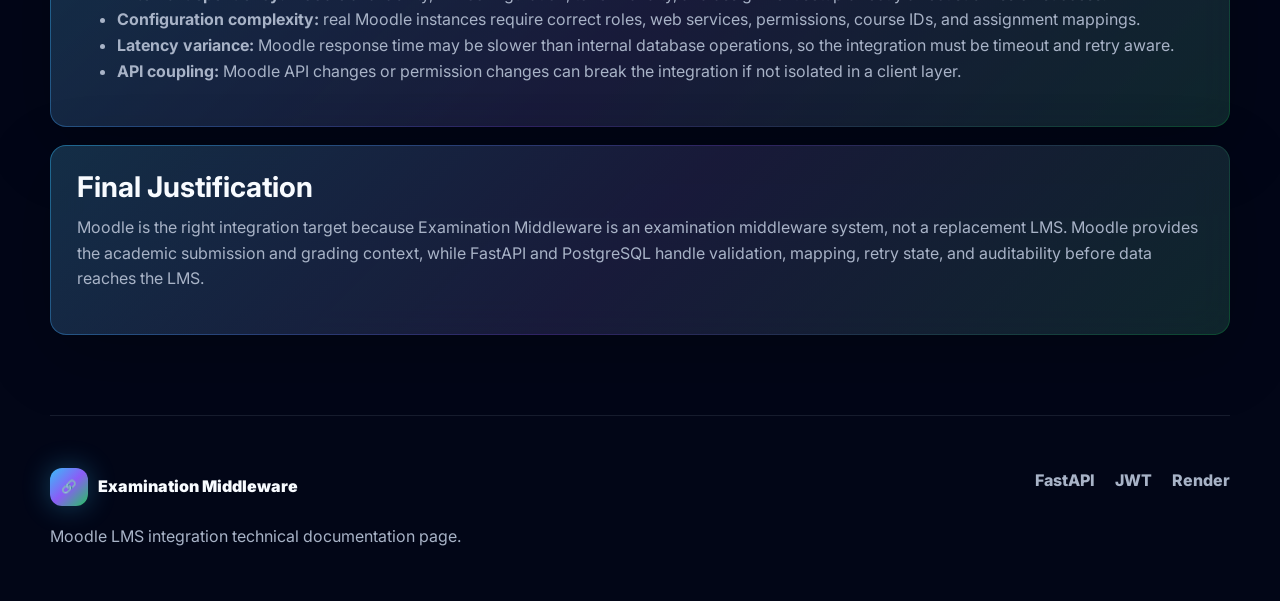
<file: moodle.html>
<!DOCTYPE html>
<html lang="en">
<head>
  <meta charset="UTF-8">
  <meta name="viewport" content="width=device-width, initial-scale=1.0">
  <title>Moodle LMS - Examination Middleware</title>
  <link rel="icon" type="image/svg+xml" href="favicon.svg">
  <link rel="preconnect" href="https://fonts.googleapis.com">
  <link rel="preconnect" href="https://fonts.gstatic.com" crossorigin>
  <link href="https://fonts.googleapis.com/css2?family=Inter:wght@400;500;600;700;800;900&display=swap" rel="stylesheet">
  <link rel="stylesheet" href="style.css">
</head>
<body>
  <div class="ambient" aria-hidden="true"></div>
  <header class="site-header">
    <nav class="navbar">
      <a class="brand" href="index.html"><span class="brand-mark">&#128279;</span><span>Examination Middleware</span></a>
      <button class="menu-toggle" type="button" aria-expanded="false" aria-controls="nav-menu"><span></span><span></span><span></span><span class="sr-only">Open navigation</span></button>
      <div class="nav-menu" id="nav-menu">
        <a href="index.html#tech">Tech Stack</a>
        <a href="index.html#demo">Live Demo</a>
        <a class="nav-cta" href="https://exam-app-6r6v.onrender.com/lms" target="_blank" rel="noopener noreferrer">Launch Project</a>
      </div>
    </nav>
  </header>

  <main class="tech-page-main">
    <section class="tech-page-hero reveal">
      <a class="back-link" href="index.html#tech">Back to Tech Stack</a>
      <p class="eyebrow">External LMS Integration</p>
      <h1 class="gradient-title">Moodle LMS Integration</h1>
      <p>External academic system where verified scanned-paper submissions are handed off for assignment tracking and gradebook workflows.</p>
    </section>

    <section class="tech-page-grid">
      <article class="tech-panel reveal">
        <h2>Role In Examination Middleware</h2>
        <ul>
          <li>Moodle acts as the external system for final submission and grading.</li>
          <li>Examination Middleware does not replace the LMS; it bridges scanned exam artifacts into LMS-compatible submission workflows.</li>
          <li>FastAPI prepares validated records, maps them to assignment context, and sends them to the Moodle integration layer.</li>
          <li>Moodle becomes the academic destination where faculty can review or grade records using familiar LMS concepts.</li>
        </ul>
      </article>

      <article class="tech-panel reveal">
        <h2>System Integration Diagram</h2>
        <p>Clean integration architecture showing how Examination Middleware communicates with Moodle reliably through token-based API calls and retry-aware background processing.</p>
        <div class="moodle-system-wrap" aria-label="Examination Middleware to Moodle system integration diagram">
          <div class="system-zone-label">Examination Middleware Internal Services</div>
          <div class="system-zone-label external">External Moodle LMS</div>

          <div class="system-box accent-orange backend-box-main">FastAPI Backend</div>
          <div class="system-arrow flow-1">-&gt;</div>
          <div class="system-box accent-orange api-client-box">Moodle API Client</div>
          <div class="system-arrow flow-2">-&gt;</div>
          <div class="system-box accent-green auth-token-box">Auth Token</div>

          <div class="system-arrow system-down down-1">|</div>
          <div class="system-box accent-green assignment-map-box">Assignment Mapping</div>
          <div class="system-arrow system-down down-2">|</div>
          <div class="system-box accent-orange upload-box">Submission Upload</div>
          <div class="system-arrow system-down down-3">|</div>
          <div class="system-box accent-orange submission-api-box">Submission API</div>
          <div class="system-arrow system-down down-4">|</div>
          <div class="system-box accent-green gradebook-box">Gradebook</div>

          <div class="system-box accent-green queue-box-main">Queue System</div>
          <div class="system-arrow queue-flow-1">-&gt;</div>
          <div class="system-box accent-orange retry-box-main">Retry Mechanism</div>
          <div class="system-arrow queue-flow-2">-&gt;</div>
          <div class="system-box accent-orange queue-api-box">Moodle API</div>

          <div class="api-link-tag">API communication</div>
          <div class="retry-link-tag">Retry path for transient Moodle failures</div>
        </div>
      </article>

      <article class="tech-panel reveal">
        <h2>Integration Workflow</h2>
        <pre class="snippet"><code>[ Fetch Assignment ] -&gt; [ Map ] -&gt; [ Upload ] -&gt; [ Submit ] -&gt; [ Grade ]</code></pre>
        <ul>
          <li><strong>Fetch Assignment:</strong> middleware identifies the course/subject assignment target for the scanned paper.</li>
          <li><strong>Map:</strong> student register number, subject code, artifact path, and Moodle assignment ID are linked.</li>
          <li><strong>Upload:</strong> file reference or artifact payload is prepared for Moodle-compatible submission.</li>
          <li><strong>Submit:</strong> Moodle API client sends the request with LMS token authentication.</li>
          <li><strong>Grade:</strong> Moodle assignment/gradebook state becomes the downstream academic record.</li>
        </ul>
      </article>

      <article class="tech-panel reveal">
        <h2>Why Moodle</h2>
        <ul>
          <li><strong>Standard LMS:</strong> Moodle is widely used in academic environments and matches the project context of exams, students, faculty, assignments, and grades.</li>
          <li><strong>API support:</strong> Moodle can expose web-service style integration points for assignment and gradebook workflows.</li>
          <li><strong>Academic use:</strong> using Moodle makes the portfolio feel like a real institutional integration rather than a standalone demo.</li>
          <li><strong>Clear boundary:</strong> Examination Middleware remains a middleware system while Moodle remains the official learning platform.</li>
        </ul>
      </article>

      <article class="tech-panel reveal">
        <h2>Why Not Alternatives</h2>
        <div class="comparison">
          <div>
            <h3>Custom LMS</h3>
            <p>A custom LMS would dramatically increase scope: courses, enrollments, faculty dashboards, gradebook rules, and permissions. Examination Middleware only needs to bridge scanned submissions into an LMS, not build the LMS itself.</p>
          </div>
          <div>
            <h3>Google Classroom</h3>
            <p>Google Classroom is useful for classroom workflows, but it offers less control for custom backend-driven submission mapping, self-hosted academic integration, and LMS-gradebook simulation in this project.</p>
          </div>
        </div>
      </article>

      <article class="tech-panel reveal">
        <h2>Project Implementation</h2>
        <ul>
          <li><strong>API calls:</strong> FastAPI delegates Moodle communication to a Moodle client/service instead of embedding HTTP logic in route handlers.</li>
          <li><strong>Token auth:</strong> Moodle API tokens should be read from environment variables and never exposed to the frontend.</li>
          <li><strong>Assignment mapping:</strong> subject codes or course identifiers from the scanned-paper metadata are mapped to Moodle assignment IDs.</li>
          <li><strong>Submission state:</strong> database records track whether the Moodle call is pending, submitted, failed, or retrying.</li>
          <li><strong>Response handling:</strong> Moodle response IDs or errors are stored for audit logs and staff troubleshooting.</li>
        </ul>
      </article>

      <article class="tech-panel reveal">
        <h2>Integration Code Showcase</h2>
        <p>The Moodle handoff is a real external API integration: the backend authenticates with a token, uploads the scanned artifact, links it to the assignment, verifies the result, and queues retries when Moodle is temporarily unavailable.</p>
        <div class="showcase-flow">
          <span>Map</span>
          <span>-&gt;</span>
          <span>Upload</span>
          <span>-&gt;</span>
          <span>Submit</span>
          <span>-&gt;</span>
          <span>Retry</span>
        </div>
      </article>

      <article class="tech-panel reveal">
        <h2>API Request: POST To Moodle</h2>
        <div class="code-showcase">
          <div class="code-showcase-top">
            <span>moodle_client.py</span>
            <button class="copy-btn" type="button">Copy</button>
          </div>
          <pre class="snippet snippet-code"><code><span class="tok-keyword">async def</span> <span class="tok-function">save_submission</span>(self, assignment_id: <span class="tok-type">int</span>, item_id: <span class="tok-type">int</span>, token: <span class="tok-type">str</span> | <span class="tok-constant">None</span> = <span class="tok-constant">None</span>):
    client = <span class="tok-keyword">await</span> self._get_client()
    params = {
        <span class="tok-string">"wstoken"</span>: token <span class="tok-keyword">or</span> self.token,
        <span class="tok-string">"wsfunction"</span>: <span class="tok-string">"mod_assign_save_submission"</span>,
        <span class="tok-string">"moodlewsrestformat"</span>: <span class="tok-string">"json"</span>,
        <span class="tok-string">"assignmentid"</span>: <span class="tok-type">str</span>(assignment_id),
        <span class="tok-string">"plugindata[files_filemanager]"</span>: <span class="tok-type">str</span>(item_id),
    }
    response = <span class="tok-keyword">await</span> client.post(<span class="tok-string">f"{self.base_url}/webservice/rest/server.php"</span>, data=params)
    response.raise_for_status()
    <span class="tok-keyword">return</span> response.json()</code></pre>
        </div>
        <div class="snippet-explainer">
          <p><strong>What it does:</strong> sends a POST request to Moodle's REST endpoint using the required web-service parameters, including the assignment ID and the uploaded draft file item ID.</p>
          <p><strong>Why it is important:</strong> this is the core external API boundary. Examination Middleware does not write directly into Moodle's database; it integrates through Moodle's official service layer.</p>
        </div>
      </article>

      <article class="tech-panel reveal">
        <h2>Token Usage</h2>
        <div class="code-showcase">
          <div class="code-showcase-top">
            <span>moodle_client.py</span>
            <button class="copy-btn" type="button">Copy</button>
          </div>
          <pre class="snippet snippet-code"><code><span class="tok-keyword">async def</span> <span class="tok-function">get_site_info</span>(self, token: <span class="tok-type">str</span> | <span class="tok-constant">None</span> = <span class="tok-constant">None</span>):
    client = <span class="tok-keyword">await</span> self._get_client()
    ws_token = token <span class="tok-keyword">or</span> self.token
    params = {
        <span class="tok-string">"wstoken"</span>: ws_token,
        <span class="tok-string">"wsfunction"</span>: <span class="tok-string">"core_webservice_get_site_info"</span>,
        <span class="tok-string">"moodlewsrestformat"</span>: <span class="tok-string">"json"</span>,
    }
    response = <span class="tok-keyword">await</span> client.post(<span class="tok-string">f"{self.base_url}/webservice/rest/server.php"</span>, data=params)
    response.raise_for_status()
    <span class="tok-keyword">return</span> response.json()</code></pre>
        </div>
        <div class="snippet-explainer">
          <p><strong>What it does:</strong> uses the Moodle web-service token on each request as `wstoken`, which lets the backend act on behalf of the authenticated LMS user without exposing credentials again.</p>
          <p><strong>Why it is important:</strong> token-based integration keeps the Moodle boundary stateless and secure. Every request is independently authorized by Moodle using the provided token.</p>
        </div>
      </article>

      <article class="tech-panel reveal">
        <h2>Submission Logic</h2>
        <div class="code-showcase">
          <div class="code-showcase-top">
            <span>submission_service.py</span>
            <button class="copy-btn" type="button">Copy</button>
          </div>
          <pre class="snippet snippet-code"><code><span class="tok-keyword">async def</span> <span class="tok-function">_execute_submission</span>(self, artifact, assignment_id: <span class="tok-type">int</span>, moodle_token: <span class="tok-type">str</span>, lock_submission: <span class="tok-type">bool</span>):
    client = MoodleClient(token=moodle_token)
    upload_result = <span class="tok-keyword">await</span> client.upload_file(file_path=artifact.file_blob_path, token=moodle_token, filename=artifact.original_filename)
    item_id = upload_result[<span class="tok-string">"itemid"</span>]
    <span class="tok-keyword">await</span> client.get_submission_status(assignment_id=assignment_id, token=moodle_token)
    save_result = <span class="tok-keyword">await</span> client.save_submission(assignment_id=assignment_id, item_id=item_id, token=moodle_token)
    status_result = <span class="tok-keyword">await</span> client.get_submission_status(assignment_id=assignment_id, token=moodle_token)
    <span class="tok-keyword">if</span> lock_submission <span class="tok-keyword">and</span> status_result[<span class="tok-string">"lastattempt"</span>].get(<span class="tok-string">"cansubmit"</span>, <span class="tok-constant">False</span>):
        <span class="tok-keyword">await</span> client.submit_for_grading(assignment_id=assignment_id, token=moodle_token)
    <span class="tok-keyword">return</span> {<span class="tok-string">"item_id"</span>: item_id, <span class="tok-string">"save_result"</span>: save_result}</code></pre>
        </div>
        <div class="snippet-explainer">
          <p><strong>What it does:</strong> orchestrates the full Moodle handoff: upload to draft area, verify assignment access, save the submission, re-check status, and optionally finalize for grading.</p>
          <p><strong>Why it is important:</strong> Moodle submission is not one API call. This service layer is what turns a verified scanned paper into a reliable LMS submission workflow.</p>
        </div>
      </article>

      <article class="tech-panel reveal">
        <h2>Retry Logic</h2>
        <div class="code-showcase">
          <div class="code-showcase-top">
            <span>submission_service.py</span>
            <button class="copy-btn" type="button">Copy</button>
          </div>
          <pre class="snippet snippet-code"><code><span class="tok-keyword">except</span> <span class="tok-type">MoodleAPIError</span> <span class="tok-keyword">as</span> e:
    should_queue = self._should_queue_for_retry(e)
    <span class="tok-keyword">await</span> self.artifact_service.mark_failed(
        artifact_id=artifact.id,
        error_message=<span class="tok-function">str</span>(e),
        queue_for_retry=should_queue,
    )
    <span class="tok-keyword">if</span> should_queue:
        <span class="tok-keyword">return</span> <span class="tok-constant">False</span>, <span class="tok-string">"Submission queued - Moodle is temporarily unavailable"</span>, {
            <span class="tok-string">"queued"</span>: <span class="tok-constant">True</span>, <span class="tok-string">"error"</span>: <span class="tok-function">str</span>(e)
        }
    <span class="tok-keyword">return</span> <span class="tok-constant">False</span>, <span class="tok-string">f"Submission failed: {e.message}"</span>, {<span class="tok-string">"error"</span>: <span class="tok-function">str</span>(e)}</code></pre>
        </div>
        <div class="snippet-explainer">
          <p><strong>What it does:</strong> catches Moodle API failures, classifies transient errors such as maintenance or connection issues, marks the artifact accordingly, and queues safe retries instead of losing the submission attempt.</p>
          <p><strong>Why it is important:</strong> external APIs fail. This retry-aware path is what makes the Moodle integration production-oriented rather than a fragile one-shot HTTP call.</p>
        </div>
      </article>

      <article class="tech-panel reveal">
        <h2>Data Flow</h2>
        <pre class="snippet"><code>[ Verified Submission ] -&gt; [ Assignment Mapping ] -&gt; [ Moodle Token Auth ] -&gt; [ API Upload ] -&gt; [ LMS Response ] -&gt; [ Sync Log ]</code></pre>
        <ul>
          <li>The middleware remains responsible for mapping and retry state; Moodle is responsible for the final LMS assignment and gradebook layer.</li>
          <li>This separation makes failures easier to diagnose because the sync log can show whether mapping, upload, or Moodle response handling failed.</li>
        </ul>
      </article>

      <article class="tech-panel reveal">
        <h2>Performance</h2>
        <ul>
          <li><strong>API latency handling:</strong> Moodle calls should use timeouts so a slow LMS does not block FastAPI workers indefinitely.</li>
          <li><strong>Retry logic:</strong> transient failures should move the submission to a retrying state rather than forcing staff or students to repeat the entire workflow.</li>
          <li><strong>Queue handoff:</strong> high-volume exam sessions should enqueue Moodle submissions and process them in the background.</li>
          <li><strong>Batch strategy:</strong> future versions can batch multiple submissions by subject or assignment when LMS rate limits require it.</li>
        </ul>
      </article>

      <article class="tech-panel reveal">
        <h2>Security</h2>
        <ul>
          <li>Moodle API tokens must be stored server-side in environment variables.</li>
          <li>Students must not be allowed to choose arbitrary Moodle assignment IDs from the frontend.</li>
          <li>Assignment mapping should be validated against database subject/course records.</li>
          <li>Logs should store response status and correlation IDs, not raw LMS tokens or sensitive payloads.</li>
          <li>Submission ownership must be checked before any Moodle upload is attempted.</li>
        </ul>
      </article>

      <article class="tech-panel reveal">
        <h2>Limitations</h2>
        <ul>
          <li><strong>External dependency:</strong> Moodle availability, API configuration, token validity, and assignment setup directly affect submission success.</li>
          <li><strong>Configuration complexity:</strong> real Moodle instances require correct roles, web services, permissions, course IDs, and assignment mappings.</li>
          <li><strong>Latency variance:</strong> Moodle response time may be slower than internal database operations, so the integration must be timeout and retry aware.</li>
          <li><strong>API coupling:</strong> Moodle API changes or permission changes can break the integration if not isolated in a client layer.</li>
        </ul>
      </article>

      <article class="tech-panel reveal">
        <h2>Final Justification</h2>
        <p>Moodle is the right integration target because Examination Middleware is an examination middleware system, not a replacement LMS. Moodle provides the academic submission and grading context, while FastAPI and PostgreSQL handle validation, mapping, retry state, and auditability before data reaches the LMS.</p>
      </article>
    </section>
  </main>

  <footer class="footer">
    <div><a class="brand" href="index.html"><span class="brand-mark">&#128279;</span><span>Examination Middleware</span></a><p>Moodle LMS integration technical documentation page.</p></div>
    <div class="footer-links"><a href="fastapi.html">FastAPI</a><a href="jwt.html">JWT</a><a href="render.html">Render</a></div>
  </footer>
  <div class="toast"></div>
  <script src="script.js"></script>
</body>
</html>
</file>
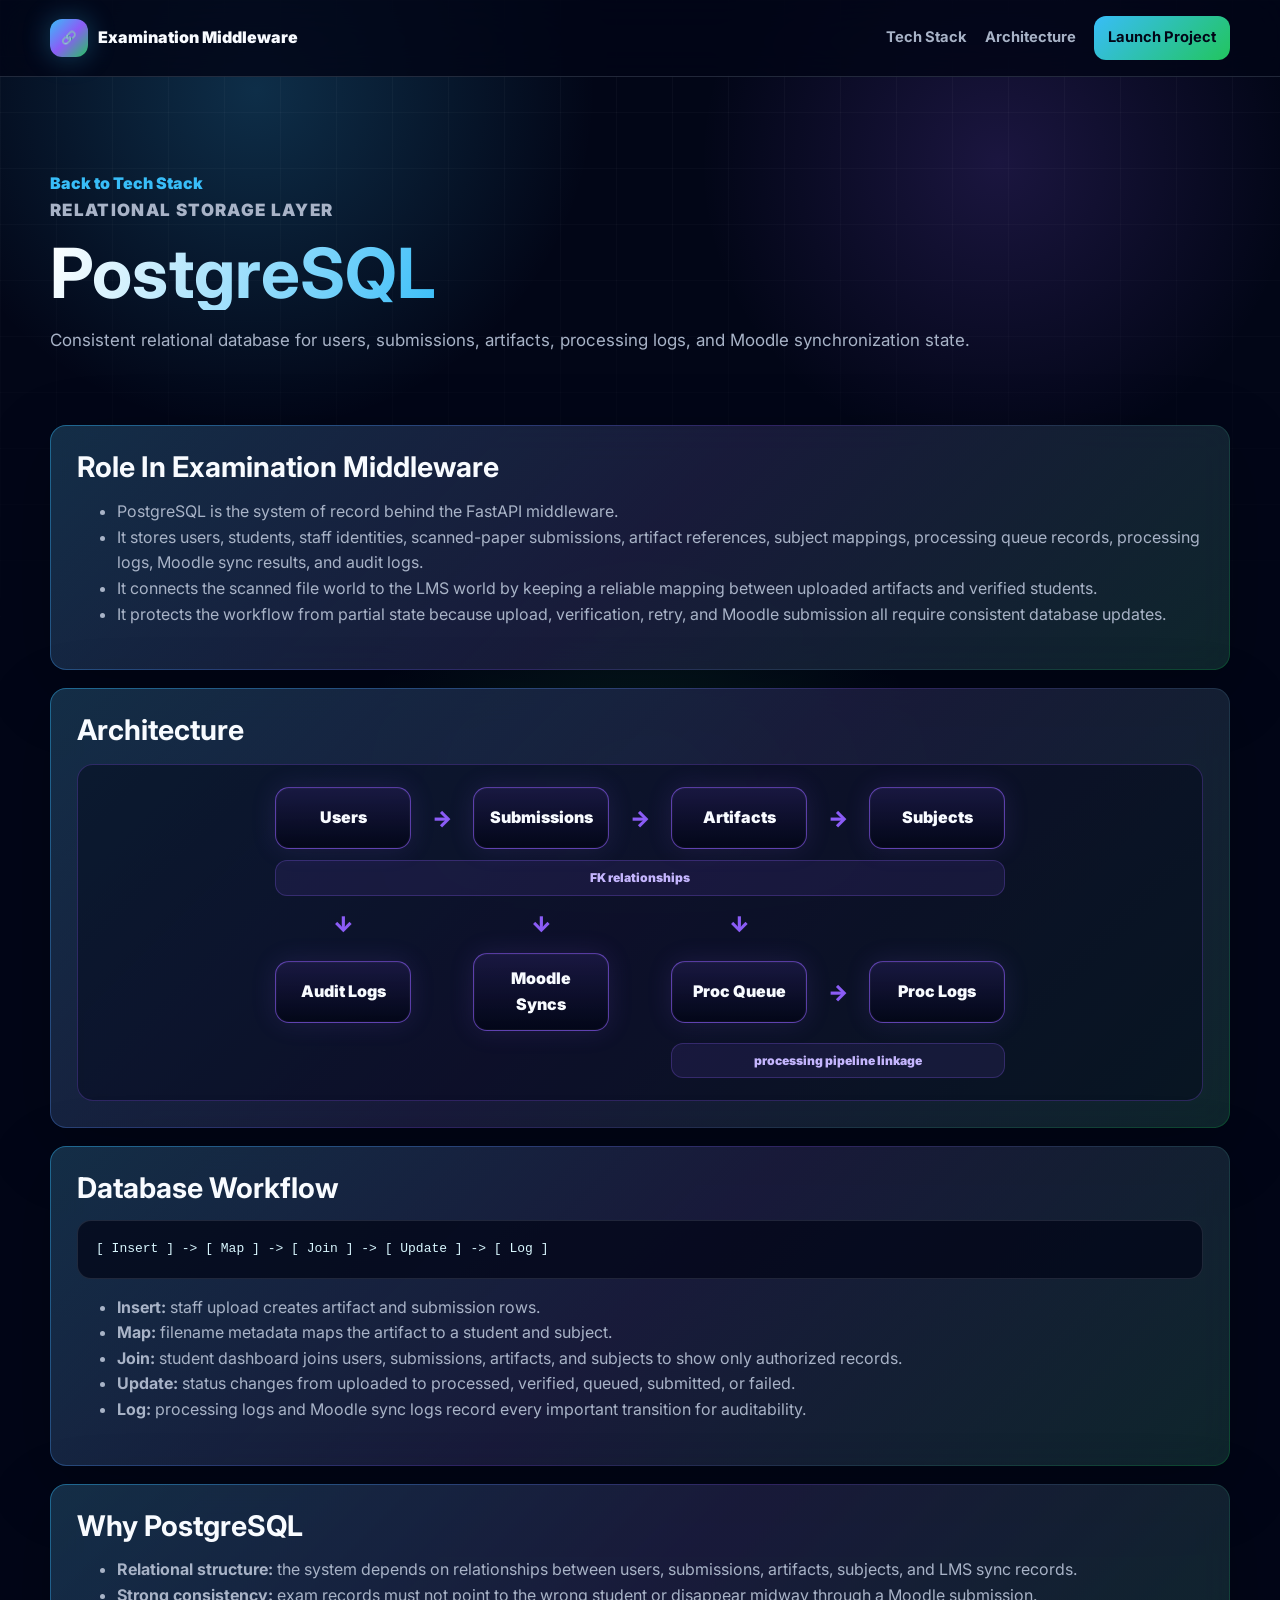
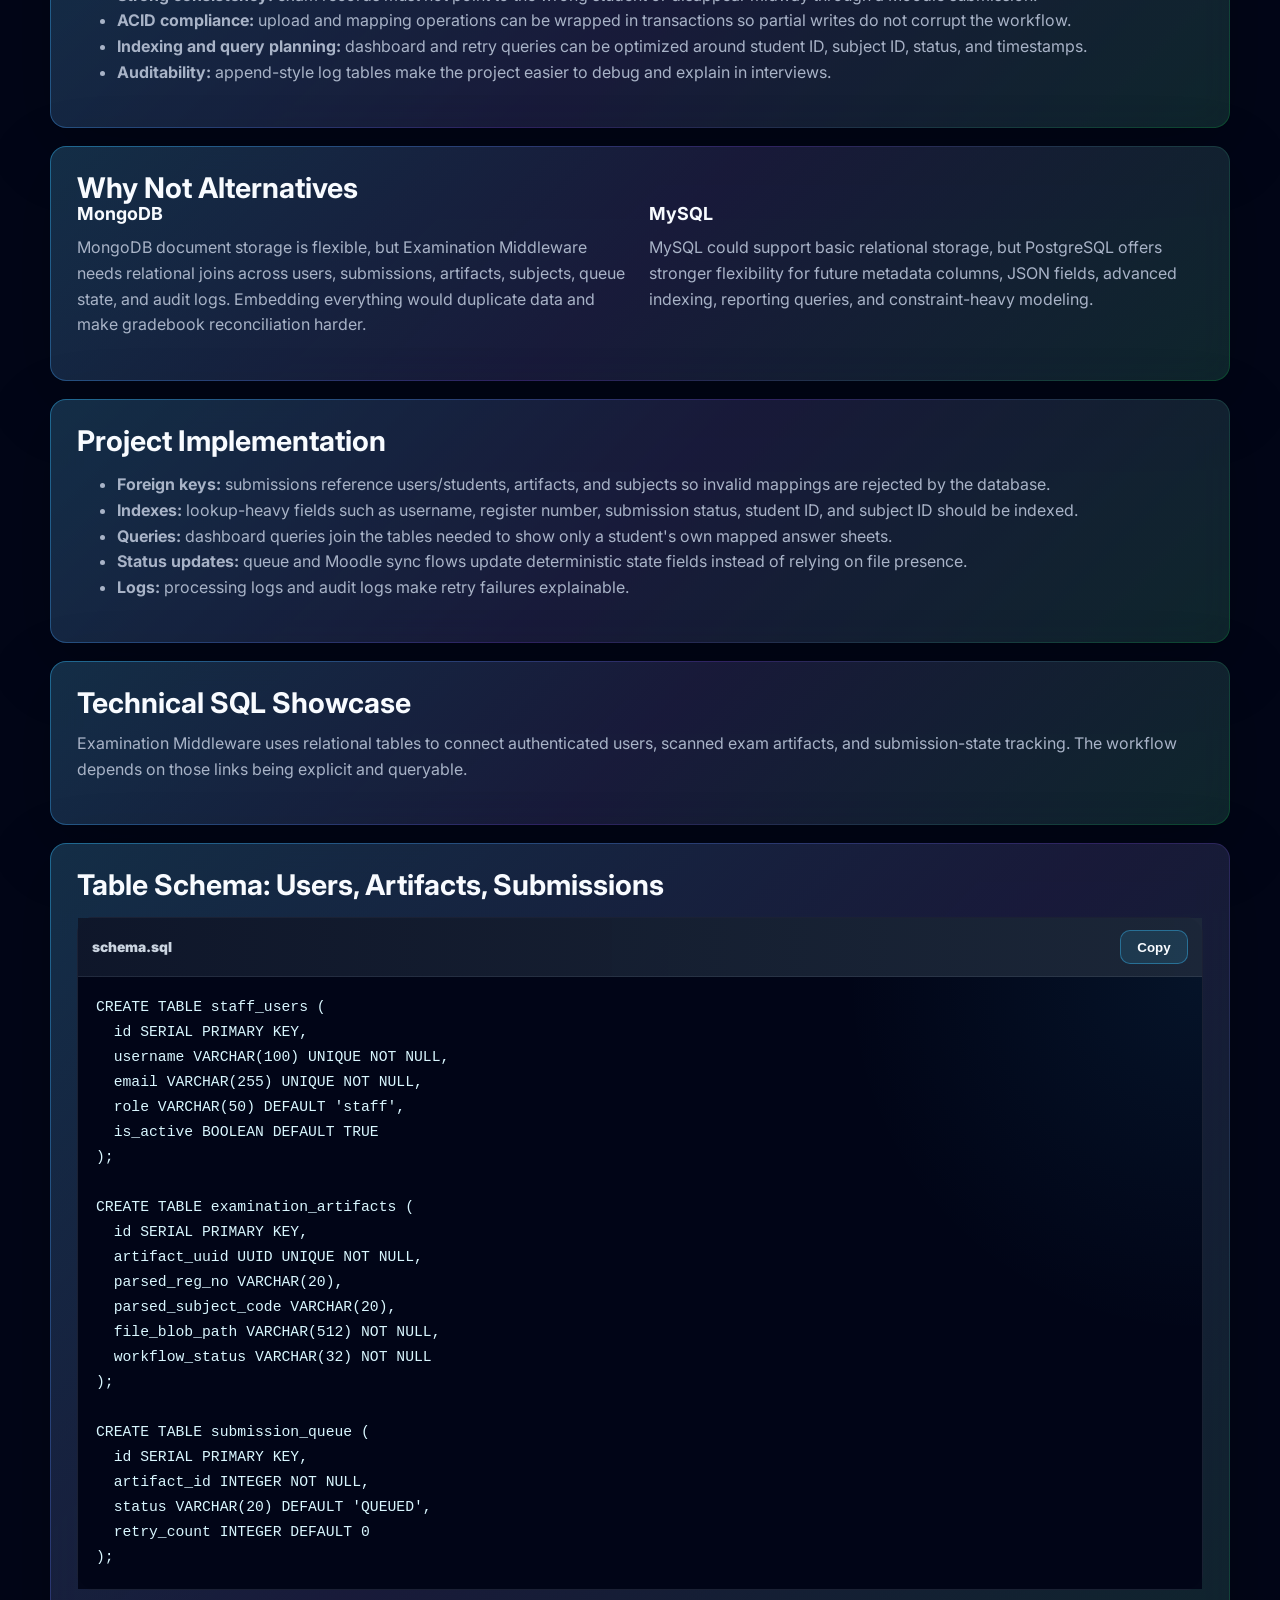
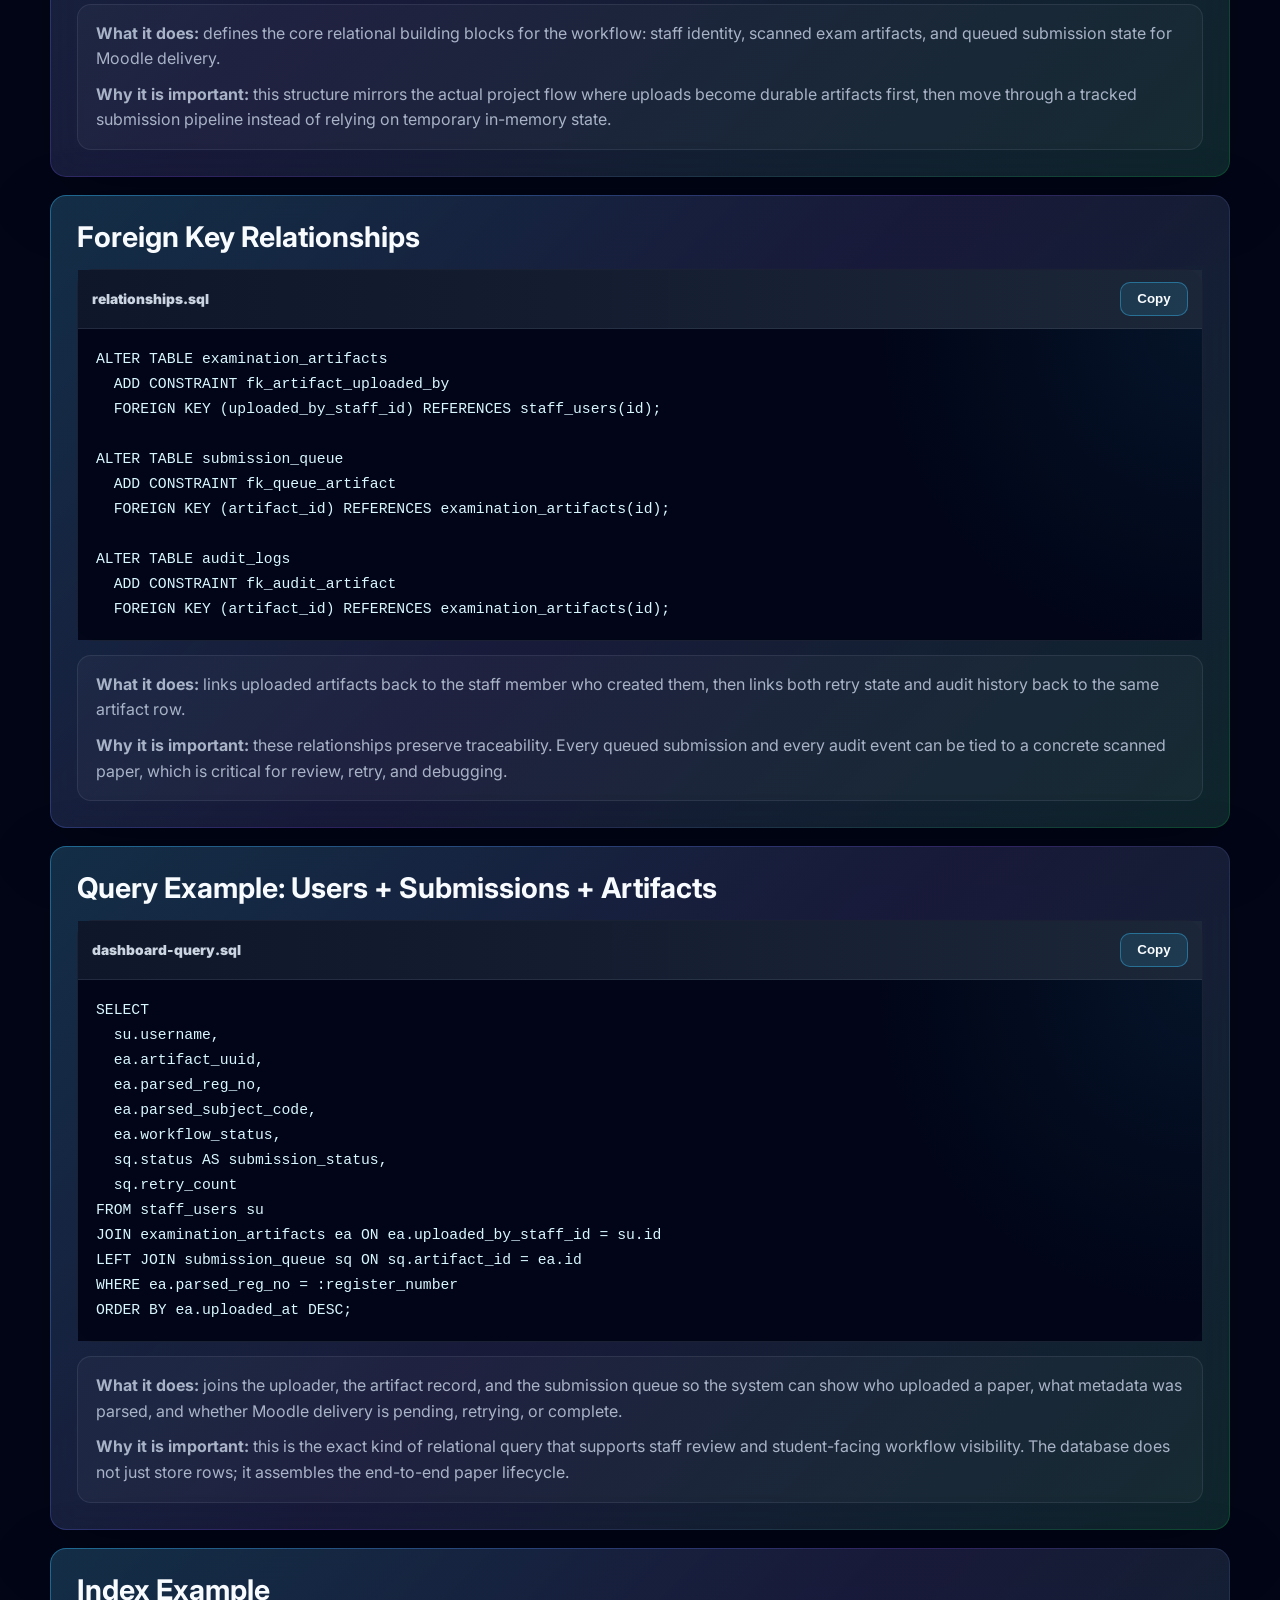
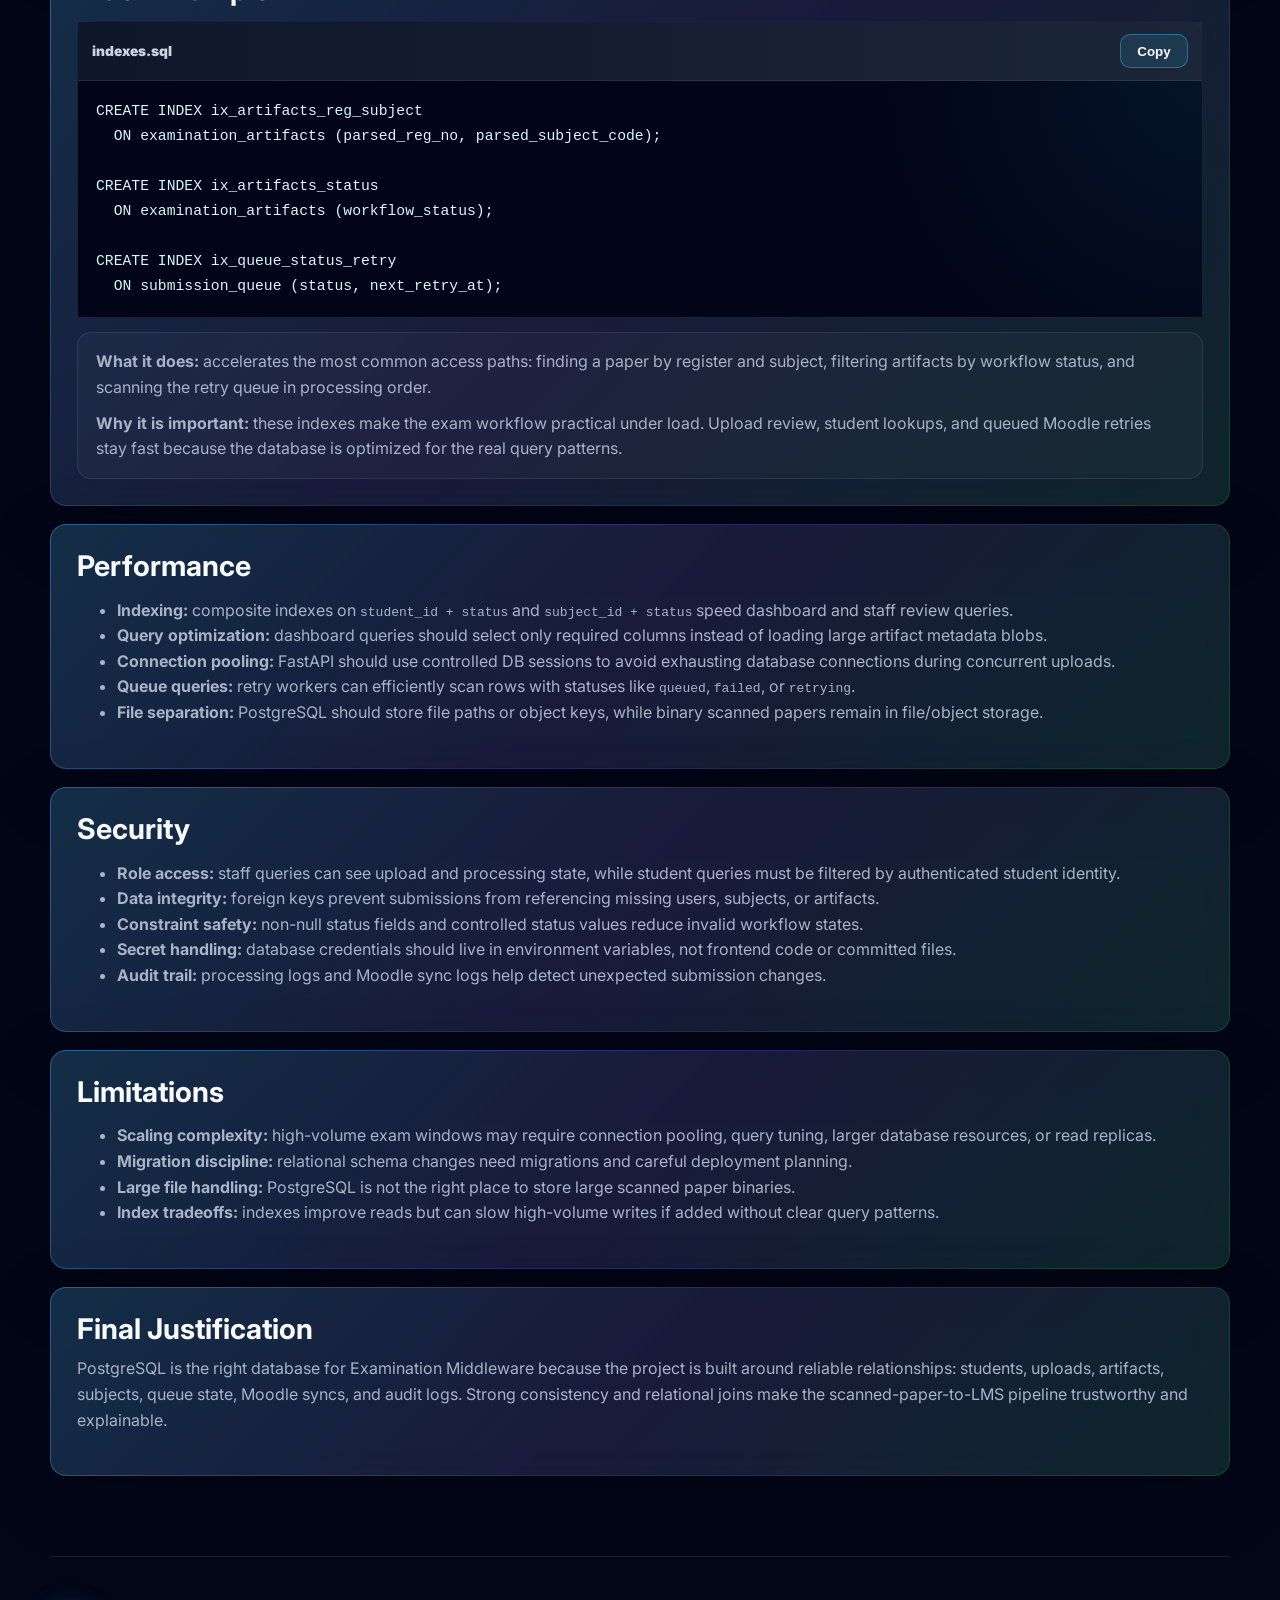
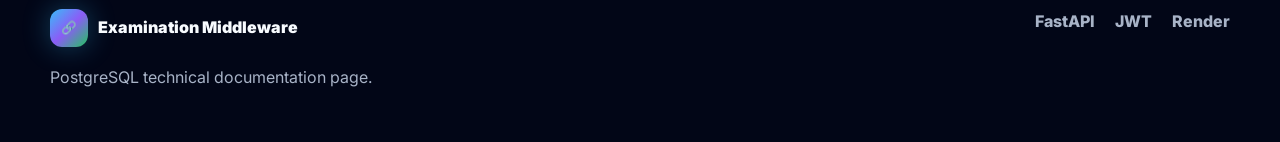
<file: postgresql.html>
<!DOCTYPE html>
<html lang="en">
<head>
  <meta charset="UTF-8">
  <meta name="viewport" content="width=device-width, initial-scale=1.0">
  <title>PostgreSQL - Examination Middleware</title>
  <link rel="icon" type="image/svg+xml" href="favicon.svg">
  <link rel="preconnect" href="https://fonts.googleapis.com">
  <link rel="preconnect" href="https://fonts.gstatic.com" crossorigin>
  <link href="https://fonts.googleapis.com/css2?family=Inter:wght@400;500;600;700;800;900&display=swap" rel="stylesheet">
  <link rel="stylesheet" href="style.css">
</head>
<body>
  <div class="ambient" aria-hidden="true"></div>
  <header class="site-header">
    <nav class="navbar">
      <a class="brand" href="index.html"><span class="brand-mark">&#128279;</span><span>Examination Middleware</span></a>
      <button class="menu-toggle" type="button" aria-expanded="false" aria-controls="nav-menu"><span></span><span></span><span></span><span class="sr-only">Open navigation</span></button>
      <div class="nav-menu" id="nav-menu">
        <a href="index.html#tech">Tech Stack</a>
        <a href="index.html#architecture">Architecture</a>
        <a class="nav-cta" href="https://exam-app-6r6v.onrender.com/portal/staff" target="_blank" rel="noopener noreferrer">Launch Project</a>
      </div>
    </nav>
  </header>

  <main class="tech-page-main">
    <section class="tech-page-hero reveal">
      <a class="back-link" href="index.html#tech">Back to Tech Stack</a>
      <p class="eyebrow">Relational Storage Layer</p>
      <h1 class="gradient-title">PostgreSQL</h1>
      <p>Consistent relational database for users, submissions, artifacts, processing logs, and Moodle synchronization state.</p>
    </section>

    <section class="tech-page-grid">
      <article class="tech-panel reveal">
        <h2>Role In Examination Middleware</h2>
        <ul>
          <li>PostgreSQL is the system of record behind the FastAPI middleware.</li>
          <li>It stores users, students, staff identities, scanned-paper submissions, artifact references, subject mappings, processing queue records, processing logs, Moodle sync results, and audit logs.</li>
          <li>It connects the scanned file world to the LMS world by keeping a reliable mapping between uploaded artifacts and verified students.</li>
          <li>It protects the workflow from partial state because upload, verification, retry, and Moodle submission all require consistent database updates.</li>
        </ul>
      </article>

      <article class="tech-panel reveal">
        <h2>Architecture</h2>
        <div class="db-architecture" aria-label="PostgreSQL database architecture diagram">
          <div class="db-box db-users">Users</div>
          <div class="db-arrow db-users-submissions">-&gt;</div>
          <div class="db-box db-submissions">Submissions</div>
          <div class="db-arrow db-submissions-artifacts">-&gt;</div>
          <div class="db-box db-artifacts">Artifacts</div>
          <div class="db-arrow db-artifacts-subjects">-&gt;</div>
          <div class="db-box db-subjects">Subjects</div>

          <div class="db-note db-fk-note">FK relationships</div>
          <div class="db-arrow db-artifacts-down">↓</div>
          <div class="db-arrow db-submissions-down">↓</div>
          <div class="db-arrow db-users-down">↓</div>

          <div class="db-box db-proc-queue">Proc Queue</div>
          <div class="db-arrow db-proc-logs-arrow">-&gt;</div>
          <div class="db-box db-proc-logs">Proc Logs</div>
          <div class="db-box db-moodle-syncs">Moodle Syncs</div>
          <div class="db-box db-audit-logs">Audit Logs</div>

          <div class="db-note db-pipeline-note">processing pipeline linkage</div>
        </div>
      </article>

      <article class="tech-panel reveal">
        <h2>Database Workflow</h2>
        <pre class="snippet"><code>[ Insert ] -&gt; [ Map ] -&gt; [ Join ] -&gt; [ Update ] -&gt; [ Log ]</code></pre>
        <ul>
          <li><strong>Insert:</strong> staff upload creates artifact and submission rows.</li>
          <li><strong>Map:</strong> filename metadata maps the artifact to a student and subject.</li>
          <li><strong>Join:</strong> student dashboard joins users, submissions, artifacts, and subjects to show only authorized records.</li>
          <li><strong>Update:</strong> status changes from uploaded to processed, verified, queued, submitted, or failed.</li>
          <li><strong>Log:</strong> processing logs and Moodle sync logs record every important transition for auditability.</li>
        </ul>
      </article>

      <article class="tech-panel reveal">
        <h2>Why PostgreSQL</h2>
        <ul>
          <li><strong>Relational structure:</strong> the system depends on relationships between users, submissions, artifacts, subjects, and LMS sync records.</li>
          <li><strong>Strong consistency:</strong> exam records must not point to the wrong student or disappear midway through a Moodle submission.</li>
          <li><strong>ACID compliance:</strong> upload and mapping operations can be wrapped in transactions so partial writes do not corrupt the workflow.</li>
          <li><strong>Indexing and query planning:</strong> dashboard and retry queries can be optimized around student ID, subject ID, status, and timestamps.</li>
          <li><strong>Auditability:</strong> append-style log tables make the project easier to debug and explain in interviews.</li>
        </ul>
      </article>

      <article class="tech-panel reveal">
        <h2>Why Not Alternatives</h2>
        <div class="comparison">
          <div>
            <h3>MongoDB</h3>
            <p>MongoDB document storage is flexible, but Examination Middleware needs relational joins across users, submissions, artifacts, subjects, queue state, and audit logs. Embedding everything would duplicate data and make gradebook reconciliation harder.</p>
          </div>
          <div>
            <h3>MySQL</h3>
            <p>MySQL could support basic relational storage, but PostgreSQL offers stronger flexibility for future metadata columns, JSON fields, advanced indexing, reporting queries, and constraint-heavy modeling.</p>
          </div>
        </div>
      </article>

      <article class="tech-panel reveal">
        <h2>Project Implementation</h2>
        <ul>
          <li><strong>Foreign keys:</strong> submissions reference users/students, artifacts, and subjects so invalid mappings are rejected by the database.</li>
          <li><strong>Indexes:</strong> lookup-heavy fields such as username, register number, submission status, student ID, and subject ID should be indexed.</li>
          <li><strong>Queries:</strong> dashboard queries join the tables needed to show only a student's own mapped answer sheets.</li>
          <li><strong>Status updates:</strong> queue and Moodle sync flows update deterministic state fields instead of relying on file presence.</li>
          <li><strong>Logs:</strong> processing logs and audit logs make retry failures explainable.</li>
        </ul>
      </article>

      <article class="tech-panel reveal">
        <h2>Technical SQL Showcase</h2>
        <p>Examination Middleware uses relational tables to connect authenticated users, scanned exam artifacts, and submission-state tracking. The workflow depends on those links being explicit and queryable.</p>
      </article>

      <article class="tech-panel reveal">
        <h2>Table Schema: Users, Artifacts, Submissions</h2>
        <div class="code-showcase">
          <div class="code-showcase-top">
            <span>schema.sql</span>
            <button class="copy-btn" type="button">Copy</button>
          </div>
          <pre class="snippet snippet-code"><code>CREATE TABLE staff_users (
  id SERIAL PRIMARY KEY,
  username VARCHAR(100) UNIQUE NOT NULL,
  email VARCHAR(255) UNIQUE NOT NULL,
  role VARCHAR(50) DEFAULT 'staff',
  is_active BOOLEAN DEFAULT TRUE
);

CREATE TABLE examination_artifacts (
  id SERIAL PRIMARY KEY,
  artifact_uuid UUID UNIQUE NOT NULL,
  parsed_reg_no VARCHAR(20),
  parsed_subject_code VARCHAR(20),
  file_blob_path VARCHAR(512) NOT NULL,
  workflow_status VARCHAR(32) NOT NULL
);

CREATE TABLE submission_queue (
  id SERIAL PRIMARY KEY,
  artifact_id INTEGER NOT NULL,
  status VARCHAR(20) DEFAULT 'QUEUED',
  retry_count INTEGER DEFAULT 0
);</code></pre>
        </div>
        <div class="snippet-explainer">
          <p><strong>What it does:</strong> defines the core relational building blocks for the workflow: staff identity, scanned exam artifacts, and queued submission state for Moodle delivery.</p>
          <p><strong>Why it is important:</strong> this structure mirrors the actual project flow where uploads become durable artifacts first, then move through a tracked submission pipeline instead of relying on temporary in-memory state.</p>
        </div>
      </article>

      <article class="tech-panel reveal">
        <h2>Foreign Key Relationships</h2>
        <div class="code-showcase">
          <div class="code-showcase-top">
            <span>relationships.sql</span>
            <button class="copy-btn" type="button">Copy</button>
          </div>
          <pre class="snippet snippet-code"><code>ALTER TABLE examination_artifacts
  ADD CONSTRAINT fk_artifact_uploaded_by
  FOREIGN KEY (uploaded_by_staff_id) REFERENCES staff_users(id);

ALTER TABLE submission_queue
  ADD CONSTRAINT fk_queue_artifact
  FOREIGN KEY (artifact_id) REFERENCES examination_artifacts(id);

ALTER TABLE audit_logs
  ADD CONSTRAINT fk_audit_artifact
  FOREIGN KEY (artifact_id) REFERENCES examination_artifacts(id);</code></pre>
        </div>
        <div class="snippet-explainer">
          <p><strong>What it does:</strong> links uploaded artifacts back to the staff member who created them, then links both retry state and audit history back to the same artifact row.</p>
          <p><strong>Why it is important:</strong> these relationships preserve traceability. Every queued submission and every audit event can be tied to a concrete scanned paper, which is critical for review, retry, and debugging.</p>
        </div>
      </article>

      <article class="tech-panel reveal">
        <h2>Query Example: Users + Submissions + Artifacts</h2>
        <div class="code-showcase">
          <div class="code-showcase-top">
            <span>dashboard-query.sql</span>
            <button class="copy-btn" type="button">Copy</button>
          </div>
          <pre class="snippet snippet-code"><code>SELECT
  su.username,
  ea.artifact_uuid,
  ea.parsed_reg_no,
  ea.parsed_subject_code,
  ea.workflow_status,
  sq.status AS submission_status,
  sq.retry_count
FROM staff_users su
JOIN examination_artifacts ea ON ea.uploaded_by_staff_id = su.id
LEFT JOIN submission_queue sq ON sq.artifact_id = ea.id
WHERE ea.parsed_reg_no = :register_number
ORDER BY ea.uploaded_at DESC;</code></pre>
        </div>
        <div class="snippet-explainer">
          <p><strong>What it does:</strong> joins the uploader, the artifact record, and the submission queue so the system can show who uploaded a paper, what metadata was parsed, and whether Moodle delivery is pending, retrying, or complete.</p>
          <p><strong>Why it is important:</strong> this is the exact kind of relational query that supports staff review and student-facing workflow visibility. The database does not just store rows; it assembles the end-to-end paper lifecycle.</p>
        </div>
      </article>

      <article class="tech-panel reveal">
        <h2>Index Example</h2>
        <div class="code-showcase">
          <div class="code-showcase-top">
            <span>indexes.sql</span>
            <button class="copy-btn" type="button">Copy</button>
          </div>
          <pre class="snippet snippet-code"><code>CREATE INDEX ix_artifacts_reg_subject
  ON examination_artifacts (parsed_reg_no, parsed_subject_code);

CREATE INDEX ix_artifacts_status
  ON examination_artifacts (workflow_status);

CREATE INDEX ix_queue_status_retry
  ON submission_queue (status, next_retry_at);</code></pre>
        </div>
        <div class="snippet-explainer">
          <p><strong>What it does:</strong> accelerates the most common access paths: finding a paper by register and subject, filtering artifacts by workflow status, and scanning the retry queue in processing order.</p>
          <p><strong>Why it is important:</strong> these indexes make the exam workflow practical under load. Upload review, student lookups, and queued Moodle retries stay fast because the database is optimized for the real query patterns.</p>
        </div>
      </article>

      <article class="tech-panel reveal">
        <h2>Performance</h2>
        <ul>
          <li><strong>Indexing:</strong> composite indexes on <code>student_id + status</code> and <code>subject_id + status</code> speed dashboard and staff review queries.</li>
          <li><strong>Query optimization:</strong> dashboard queries should select only required columns instead of loading large artifact metadata blobs.</li>
          <li><strong>Connection pooling:</strong> FastAPI should use controlled DB sessions to avoid exhausting database connections during concurrent uploads.</li>
          <li><strong>Queue queries:</strong> retry workers can efficiently scan rows with statuses like <code>queued</code>, <code>failed</code>, or <code>retrying</code>.</li>
          <li><strong>File separation:</strong> PostgreSQL should store file paths or object keys, while binary scanned papers remain in file/object storage.</li>
        </ul>
      </article>

      <article class="tech-panel reveal">
        <h2>Security</h2>
        <ul>
          <li><strong>Role access:</strong> staff queries can see upload and processing state, while student queries must be filtered by authenticated student identity.</li>
          <li><strong>Data integrity:</strong> foreign keys prevent submissions from referencing missing users, subjects, or artifacts.</li>
          <li><strong>Constraint safety:</strong> non-null status fields and controlled status values reduce invalid workflow states.</li>
          <li><strong>Secret handling:</strong> database credentials should live in environment variables, not frontend code or committed files.</li>
          <li><strong>Audit trail:</strong> processing logs and Moodle sync logs help detect unexpected submission changes.</li>
        </ul>
      </article>

      <article class="tech-panel reveal">
        <h2>Limitations</h2>
        <ul>
          <li><strong>Scaling complexity:</strong> high-volume exam windows may require connection pooling, query tuning, larger database resources, or read replicas.</li>
          <li><strong>Migration discipline:</strong> relational schema changes need migrations and careful deployment planning.</li>
          <li><strong>Large file handling:</strong> PostgreSQL is not the right place to store large scanned paper binaries.</li>
          <li><strong>Index tradeoffs:</strong> indexes improve reads but can slow high-volume writes if added without clear query patterns.</li>
        </ul>
      </article>

      <article class="tech-panel reveal">
        <h2>Final Justification</h2>
        <p>PostgreSQL is the right database for Examination Middleware because the project is built around reliable relationships: students, uploads, artifacts, subjects, queue state, Moodle syncs, and audit logs. Strong consistency and relational joins make the scanned-paper-to-LMS pipeline trustworthy and explainable.</p>
      </article>
    </section>
  </main>

  <footer class="footer">
    <div><a class="brand" href="index.html"><span class="brand-mark">&#128279;</span><span>Examination Middleware</span></a><p>PostgreSQL technical documentation page.</p></div>
    <div class="footer-links"><a href="fastapi.html">FastAPI</a><a href="jwt.html">JWT</a><a href="render.html">Render</a></div>
  </footer>
  <div class="toast"></div>
  <script src="script.js"></script>
</body>
</html>
</file>
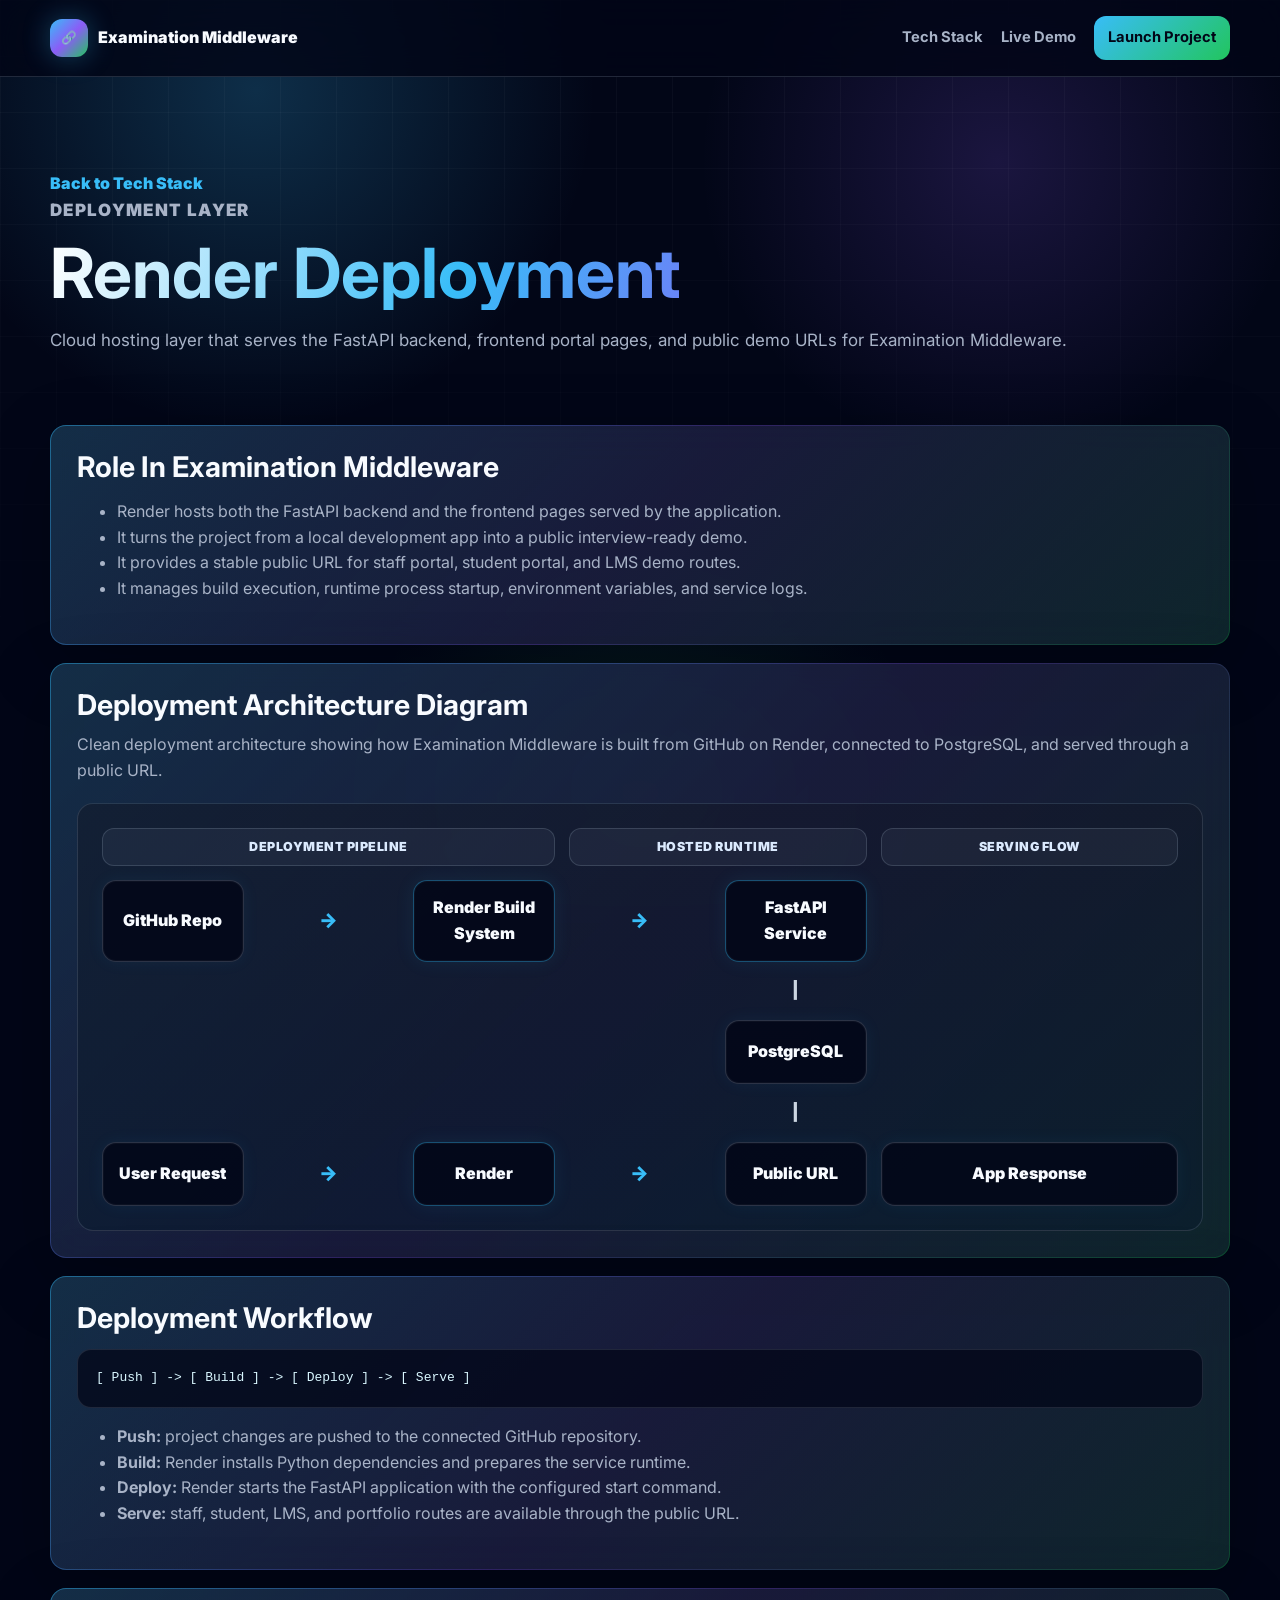
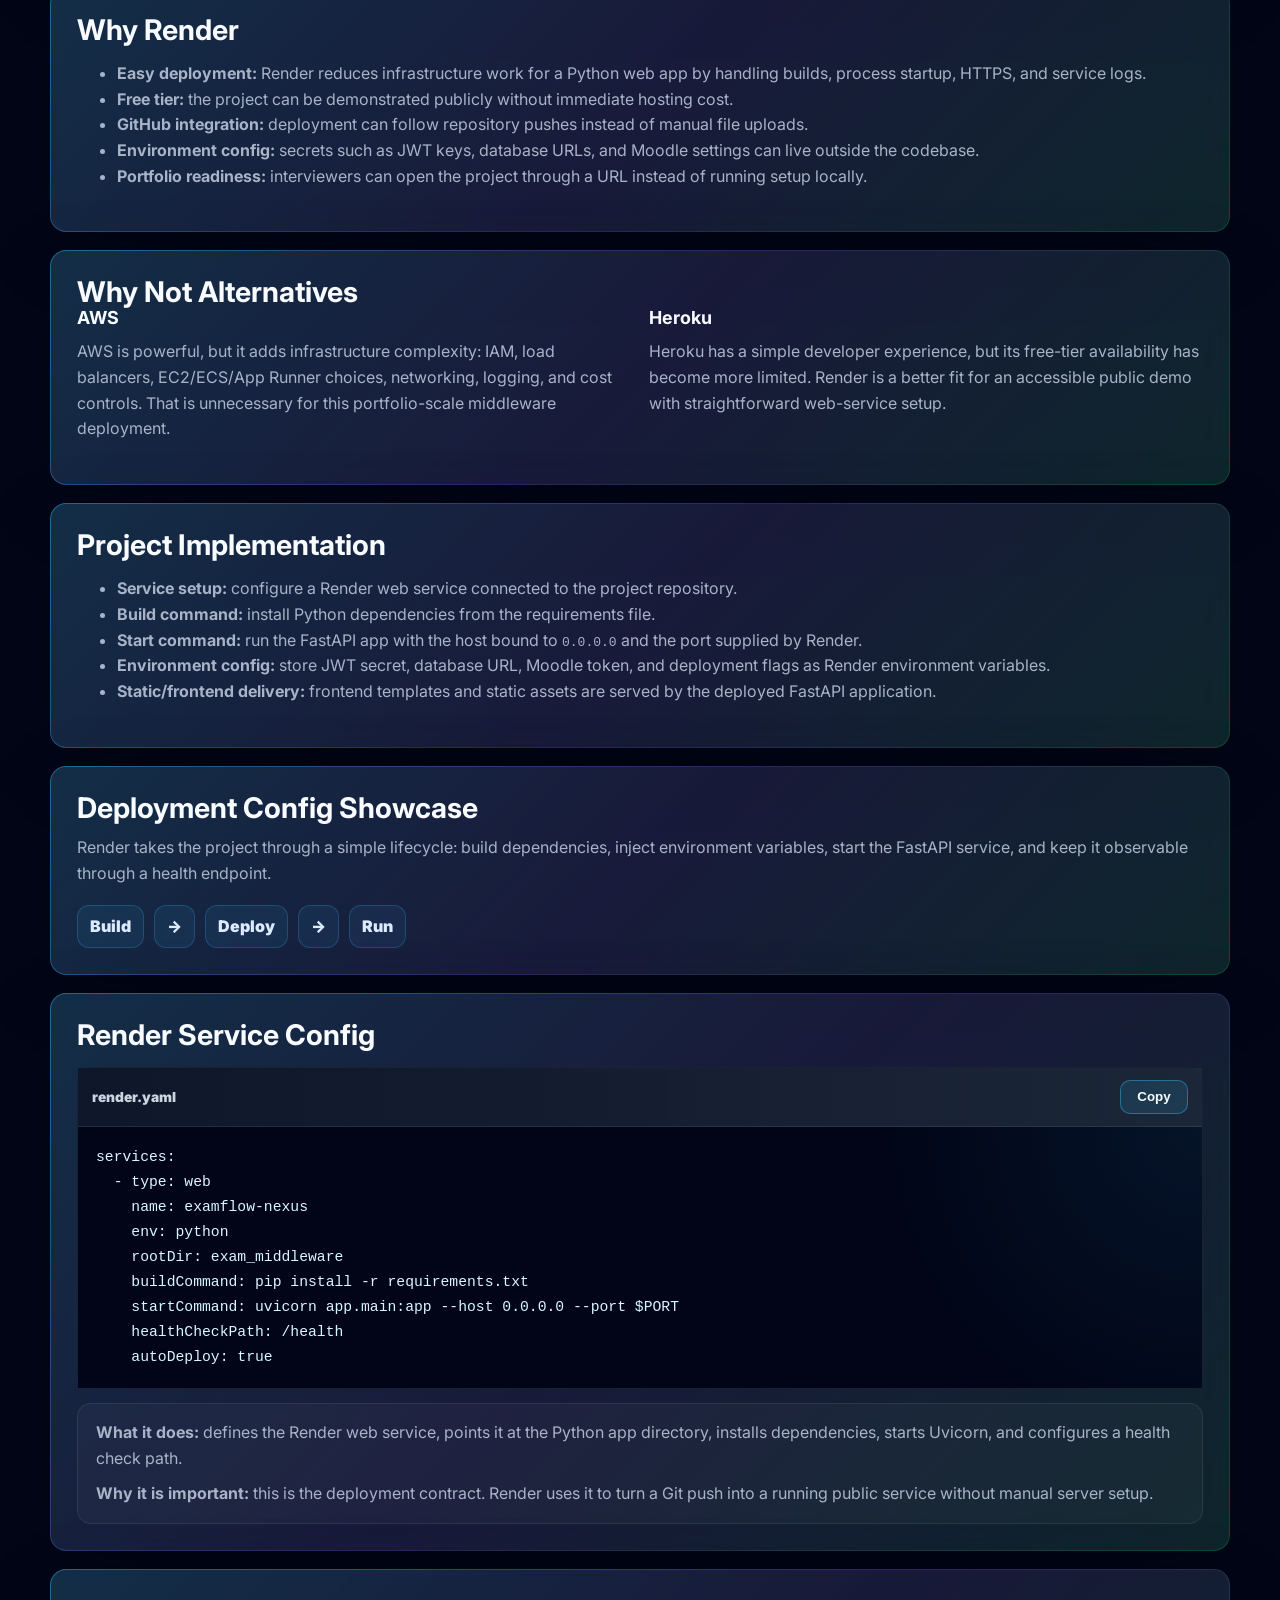
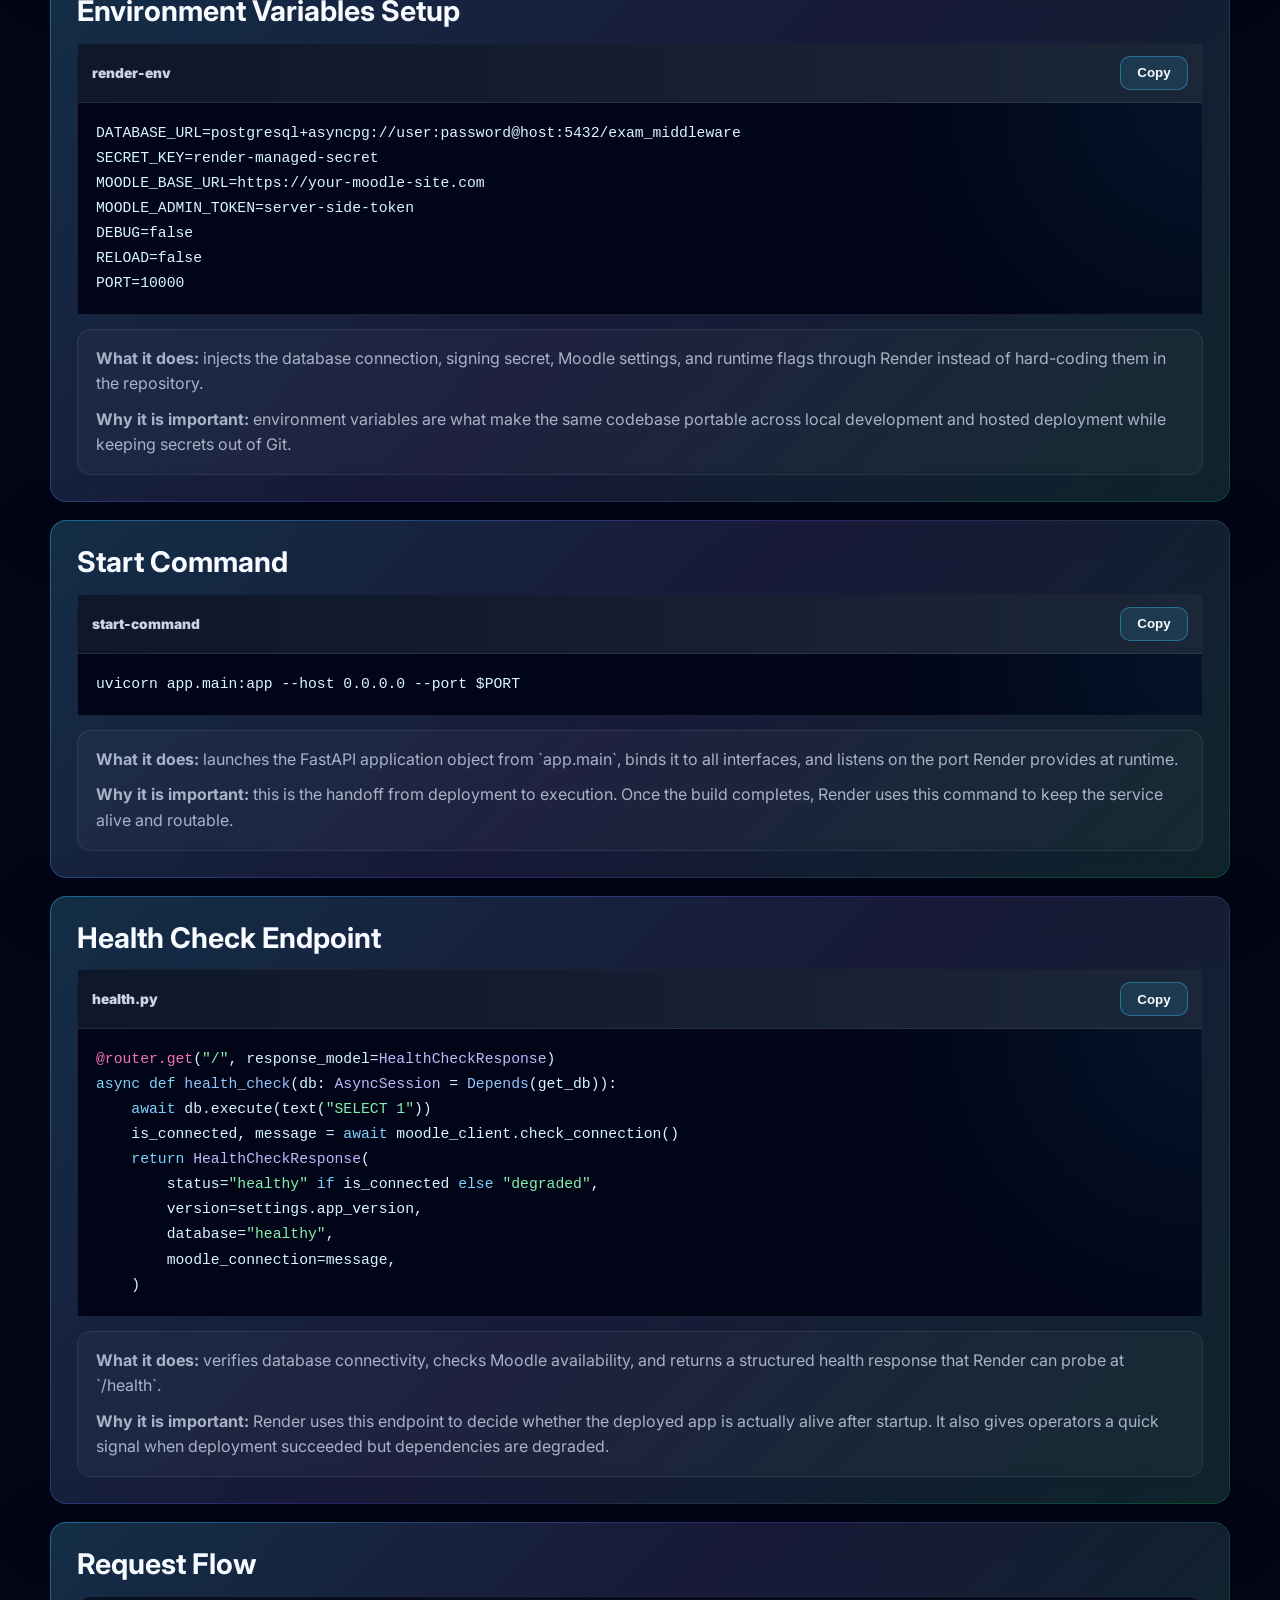
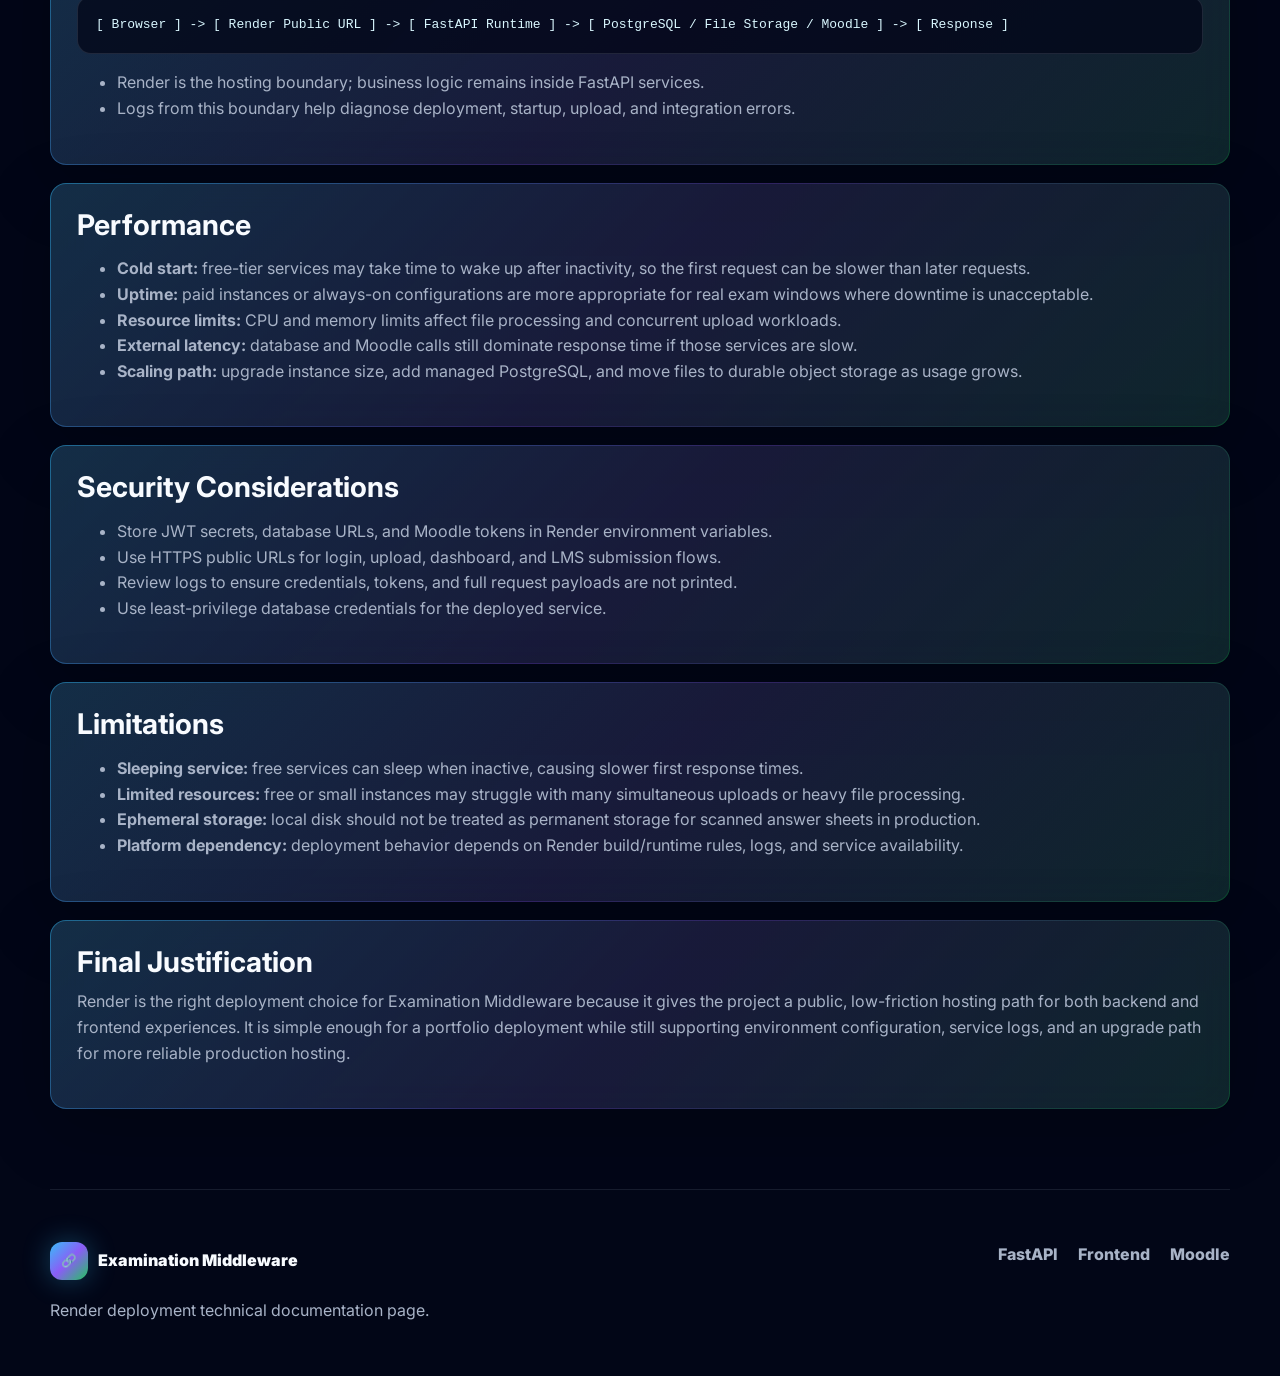
<file: render.html>
<!DOCTYPE html>
<html lang="en">
<head>
  <meta charset="UTF-8">
  <meta name="viewport" content="width=device-width, initial-scale=1.0">
  <title>Render - Examination Middleware</title>
  <link rel="icon" type="image/svg+xml" href="favicon.svg">
  <link rel="preconnect" href="https://fonts.googleapis.com">
  <link rel="preconnect" href="https://fonts.gstatic.com" crossorigin>
  <link href="https://fonts.googleapis.com/css2?family=Inter:wght@400;500;600;700;800;900&display=swap" rel="stylesheet">
  <link rel="stylesheet" href="style.css">
</head>
<body>
  <div class="ambient" aria-hidden="true"></div>
  <header class="site-header">
    <nav class="navbar">
      <a class="brand" href="index.html"><span class="brand-mark">&#128279;</span><span>Examination Middleware</span></a>
      <button class="menu-toggle" type="button" aria-expanded="false" aria-controls="nav-menu"><span></span><span></span><span></span><span class="sr-only">Open navigation</span></button>
      <div class="nav-menu" id="nav-menu">
        <a href="index.html#tech">Tech Stack</a>
        <a href="index.html#demo">Live Demo</a>
        <a class="nav-cta" href="https://exam-app-6r6v.onrender.com/portal/staff" target="_blank" rel="noopener noreferrer">Launch Project</a>
      </div>
    </nav>
  </header>

  <main class="tech-page-main">
    <section class="tech-page-hero reveal">
      <a class="back-link" href="index.html#tech">Back to Tech Stack</a>
      <p class="eyebrow">Deployment Layer</p>
      <h1 class="gradient-title">Render Deployment</h1>
      <p>Cloud hosting layer that serves the FastAPI backend, frontend portal pages, and public demo URLs for Examination Middleware.</p>
    </section>

    <section class="tech-page-grid">
      <article class="tech-panel reveal">
        <h2>Role In Examination Middleware</h2>
        <ul>
          <li>Render hosts both the FastAPI backend and the frontend pages served by the application.</li>
          <li>It turns the project from a local development app into a public interview-ready demo.</li>
          <li>It provides a stable public URL for staff portal, student portal, and LMS demo routes.</li>
          <li>It manages build execution, runtime process startup, environment variables, and service logs.</li>
        </ul>
      </article>

      <article class="tech-panel reveal">
        <h2>Deployment Architecture Diagram</h2>
        <p>Clean deployment architecture showing how Examination Middleware is built from GitHub on Render, connected to PostgreSQL, and served through a public URL.</p>
        <div class="deployment-system-wrap" aria-label="Examination Middleware Render deployment architecture diagram">
          <div class="deployment-zone-label">Deployment Pipeline</div>
          <div class="deployment-zone-label">Hosted Runtime</div>
          <div class="deployment-zone-label">Serving Flow</div>

          <div class="deployment-box repo-box-main">GitHub Repo</div>
          <div class="deployment-arrow deploy-arrow-1">-&gt;</div>
          <div class="deployment-box build-box-main">Render Build System</div>
          <div class="deployment-arrow deploy-arrow-2">-&gt;</div>
          <div class="deployment-box service-box-main">FastAPI Service</div>

          <div class="deployment-arrow deployment-down down-db">|</div>
          <div class="deployment-box database-box-main">PostgreSQL</div>
          <div class="deployment-arrow deployment-down down-url">|</div>
          <div class="deployment-box public-url-box-main">Public URL</div>

          <div class="deployment-box user-request-box">User Request</div>
          <div class="deployment-arrow request-arrow-1">-&gt;</div>
          <div class="deployment-box render-edge-box">Render</div>
          <div class="deployment-arrow request-arrow-2">-&gt;</div>
          <div class="deployment-box response-box-main">App Response</div>
        </div>
      </article>

      <article class="tech-panel reveal">
        <h2>Deployment Workflow</h2>
        <pre class="snippet"><code>[ Push ] -&gt; [ Build ] -&gt; [ Deploy ] -&gt; [ Serve ]</code></pre>
        <ul>
          <li><strong>Push:</strong> project changes are pushed to the connected GitHub repository.</li>
          <li><strong>Build:</strong> Render installs Python dependencies and prepares the service runtime.</li>
          <li><strong>Deploy:</strong> Render starts the FastAPI application with the configured start command.</li>
          <li><strong>Serve:</strong> staff, student, LMS, and portfolio routes are available through the public URL.</li>
        </ul>
      </article>

      <article class="tech-panel reveal">
        <h2>Why Render</h2>
        <ul>
          <li><strong>Easy deployment:</strong> Render reduces infrastructure work for a Python web app by handling builds, process startup, HTTPS, and service logs.</li>
          <li><strong>Free tier:</strong> the project can be demonstrated publicly without immediate hosting cost.</li>
          <li><strong>GitHub integration:</strong> deployment can follow repository pushes instead of manual file uploads.</li>
          <li><strong>Environment config:</strong> secrets such as JWT keys, database URLs, and Moodle settings can live outside the codebase.</li>
          <li><strong>Portfolio readiness:</strong> interviewers can open the project through a URL instead of running setup locally.</li>
        </ul>
      </article>

      <article class="tech-panel reveal">
        <h2>Why Not Alternatives</h2>
        <div class="comparison">
          <div>
            <h3>AWS</h3>
            <p>AWS is powerful, but it adds infrastructure complexity: IAM, load balancers, EC2/ECS/App Runner choices, networking, logging, and cost controls. That is unnecessary for this portfolio-scale middleware deployment.</p>
          </div>
          <div>
            <h3>Heroku</h3>
            <p>Heroku has a simple developer experience, but its free-tier availability has become more limited. Render is a better fit for an accessible public demo with straightforward web-service setup.</p>
          </div>
        </div>
      </article>

      <article class="tech-panel reveal">
        <h2>Project Implementation</h2>
        <ul>
          <li><strong>Service setup:</strong> configure a Render web service connected to the project repository.</li>
          <li><strong>Build command:</strong> install Python dependencies from the requirements file.</li>
          <li><strong>Start command:</strong> run the FastAPI app with the host bound to <code>0.0.0.0</code> and the port supplied by Render.</li>
          <li><strong>Environment config:</strong> store JWT secret, database URL, Moodle token, and deployment flags as Render environment variables.</li>
          <li><strong>Static/frontend delivery:</strong> frontend templates and static assets are served by the deployed FastAPI application.</li>
        </ul>
      </article>

      <article class="tech-panel reveal">
        <h2>Deployment Config Showcase</h2>
        <p>Render takes the project through a simple lifecycle: build dependencies, inject environment variables, start the FastAPI service, and keep it observable through a health endpoint.</p>
        <div class="showcase-flow">
          <span>Build</span>
          <span>-&gt;</span>
          <span>Deploy</span>
          <span>-&gt;</span>
          <span>Run</span>
        </div>
      </article>

      <article class="tech-panel reveal">
        <h2>Render Service Config</h2>
        <div class="code-showcase">
          <div class="code-showcase-top">
            <span>render.yaml</span>
            <button class="copy-btn" type="button">Copy</button>
          </div>
          <pre class="snippet snippet-code"><code>services:
  - type: web
    name: examflow-nexus
    env: python
    rootDir: exam_middleware
    buildCommand: pip install -r requirements.txt
    startCommand: uvicorn app.main:app --host 0.0.0.0 --port $PORT
    healthCheckPath: /health
    autoDeploy: true</code></pre>
        </div>
        <div class="snippet-explainer">
          <p><strong>What it does:</strong> defines the Render web service, points it at the Python app directory, installs dependencies, starts Uvicorn, and configures a health check path.</p>
          <p><strong>Why it is important:</strong> this is the deployment contract. Render uses it to turn a Git push into a running public service without manual server setup.</p>
        </div>
      </article>

      <article class="tech-panel reveal">
        <h2>Environment Variables Setup</h2>
        <div class="code-showcase">
          <div class="code-showcase-top">
            <span>render-env</span>
            <button class="copy-btn" type="button">Copy</button>
          </div>
          <pre class="snippet snippet-code"><code>DATABASE_URL=postgresql+asyncpg://user:password@host:5432/exam_middleware
SECRET_KEY=render-managed-secret
MOODLE_BASE_URL=https://your-moodle-site.com
MOODLE_ADMIN_TOKEN=server-side-token
DEBUG=false
RELOAD=false
PORT=10000</code></pre>
        </div>
        <div class="snippet-explainer">
          <p><strong>What it does:</strong> injects the database connection, signing secret, Moodle settings, and runtime flags through Render instead of hard-coding them in the repository.</p>
          <p><strong>Why it is important:</strong> environment variables are what make the same codebase portable across local development and hosted deployment while keeping secrets out of Git.</p>
        </div>
      </article>

      <article class="tech-panel reveal">
        <h2>Start Command</h2>
        <div class="code-showcase">
          <div class="code-showcase-top">
            <span>start-command</span>
            <button class="copy-btn" type="button">Copy</button>
          </div>
          <pre class="snippet snippet-code"><code>uvicorn app.main:app --host 0.0.0.0 --port $PORT</code></pre>
        </div>
        <div class="snippet-explainer">
          <p><strong>What it does:</strong> launches the FastAPI application object from `app.main`, binds it to all interfaces, and listens on the port Render provides at runtime.</p>
          <p><strong>Why it is important:</strong> this is the handoff from deployment to execution. Once the build completes, Render uses this command to keep the service alive and routable.</p>
        </div>
      </article>

      <article class="tech-panel reveal">
        <h2>Health Check Endpoint</h2>
        <div class="code-showcase">
          <div class="code-showcase-top">
            <span>health.py</span>
            <button class="copy-btn" type="button">Copy</button>
          </div>
          <pre class="snippet snippet-code"><code><span class="tok-decorator">@router.get</span>(<span class="tok-string">"/"</span>, response_model=<span class="tok-type">HealthCheckResponse</span>)
<span class="tok-keyword">async def</span> <span class="tok-function">health_check</span>(db: <span class="tok-type">AsyncSession</span> = <span class="tok-function">Depends</span>(get_db)):
    <span class="tok-keyword">await</span> db.execute(text(<span class="tok-string">"SELECT 1"</span>))
    is_connected, message = <span class="tok-keyword">await</span> moodle_client.check_connection()
    <span class="tok-keyword">return</span> <span class="tok-type">HealthCheckResponse</span>(
        status=<span class="tok-string">"healthy"</span> <span class="tok-keyword">if</span> is_connected <span class="tok-keyword">else</span> <span class="tok-string">"degraded"</span>,
        version=settings.app_version,
        database=<span class="tok-string">"healthy"</span>,
        moodle_connection=message,
    )</code></pre>
        </div>
        <div class="snippet-explainer">
          <p><strong>What it does:</strong> verifies database connectivity, checks Moodle availability, and returns a structured health response that Render can probe at `/health`.</p>
          <p><strong>Why it is important:</strong> Render uses this endpoint to decide whether the deployed app is actually alive after startup. It also gives operators a quick signal when deployment succeeded but dependencies are degraded.</p>
        </div>
      </article>

      <article class="tech-panel reveal">
        <h2>Request Flow</h2>
        <pre class="snippet"><code>[ Browser ] -&gt; [ Render Public URL ] -&gt; [ FastAPI Runtime ] -&gt; [ PostgreSQL / File Storage / Moodle ] -&gt; [ Response ]</code></pre>
        <ul>
          <li>Render is the hosting boundary; business logic remains inside FastAPI services.</li>
          <li>Logs from this boundary help diagnose deployment, startup, upload, and integration errors.</li>
        </ul>
      </article>

      <article class="tech-panel reveal">
        <h2>Performance</h2>
        <ul>
          <li><strong>Cold start:</strong> free-tier services may take time to wake up after inactivity, so the first request can be slower than later requests.</li>
          <li><strong>Uptime:</strong> paid instances or always-on configurations are more appropriate for real exam windows where downtime is unacceptable.</li>
          <li><strong>Resource limits:</strong> CPU and memory limits affect file processing and concurrent upload workloads.</li>
          <li><strong>External latency:</strong> database and Moodle calls still dominate response time if those services are slow.</li>
          <li><strong>Scaling path:</strong> upgrade instance size, add managed PostgreSQL, and move files to durable object storage as usage grows.</li>
        </ul>
      </article>

      <article class="tech-panel reveal">
        <h2>Security Considerations</h2>
        <ul>
          <li>Store JWT secrets, database URLs, and Moodle tokens in Render environment variables.</li>
          <li>Use HTTPS public URLs for login, upload, dashboard, and LMS submission flows.</li>
          <li>Review logs to ensure credentials, tokens, and full request payloads are not printed.</li>
          <li>Use least-privilege database credentials for the deployed service.</li>
        </ul>
      </article>

      <article class="tech-panel reveal">
        <h2>Limitations</h2>
        <ul>
          <li><strong>Sleeping service:</strong> free services can sleep when inactive, causing slower first response times.</li>
          <li><strong>Limited resources:</strong> free or small instances may struggle with many simultaneous uploads or heavy file processing.</li>
          <li><strong>Ephemeral storage:</strong> local disk should not be treated as permanent storage for scanned answer sheets in production.</li>
          <li><strong>Platform dependency:</strong> deployment behavior depends on Render build/runtime rules, logs, and service availability.</li>
        </ul>
      </article>

      <article class="tech-panel reveal">
        <h2>Final Justification</h2>
        <p>Render is the right deployment choice for Examination Middleware because it gives the project a public, low-friction hosting path for both backend and frontend experiences. It is simple enough for a portfolio deployment while still supporting environment configuration, service logs, and an upgrade path for more reliable production hosting.</p>
      </article>
    </section>
  </main>

  <footer class="footer">
    <div><a class="brand" href="index.html"><span class="brand-mark">&#128279;</span><span>Examination Middleware</span></a><p>Render deployment technical documentation page.</p></div>
    <div class="footer-links"><a href="fastapi.html">FastAPI</a><a href="frontend.html">Frontend</a><a href="moodle.html">Moodle</a></div>
  </footer>
  <div class="toast"></div>
  <script src="script.js"></script>
</body>
</html>
</file>
<file: style.css>
:root {
  --bg: #020617;
  --panel: rgba(15, 23, 42, 0.72);
  --panel-strong: rgba(15, 23, 42, 0.94);
  --border: rgba(148, 163, 184, 0.22);
  --text: #f8fbff;
  --muted: #a8b3c7;
  --blue: #38bdf8;
  --purple: #8b5cf6;
  --green: #22c55e;
  --orange: #f97316;
  --radius: 16px;
  --max: 1180px;
}

* { box-sizing: border-box; }
html { scroll-behavior: smooth; scroll-padding-top: 92px; }
body {
  margin: 0;
  font-family: "Inter", system-ui, -apple-system, BlinkMacSystemFont, "Segoe UI", sans-serif;
  background: var(--bg);
  color: var(--text);
  line-height: 1.6;
}
body::before {
  content: "";
  position: fixed;
  inset: 0;
  z-index: -2;
  background:
    radial-gradient(circle at 20% 10%, rgba(56, 189, 248, 0.22), transparent 26%),
    radial-gradient(circle at 78% 18%, rgba(139, 92, 246, 0.18), transparent 24%),
    radial-gradient(circle at 50% 88%, rgba(34, 197, 94, 0.12), transparent 28%),
    #020617;
}
.ambient {
  position: fixed;
  inset: 0;
  z-index: -1;
  pointer-events: none;
  background-image: linear-gradient(rgba(255,255,255,0.045) 1px, transparent 1px), linear-gradient(90deg, rgba(255,255,255,0.045) 1px, transparent 1px);
  background-size: 56px 56px;
  mask-image: linear-gradient(to bottom, rgba(0,0,0,0.8), transparent 80%);
  animation: drift 18s linear infinite;
}
@keyframes drift { from { transform: translateY(0); } to { transform: translateY(56px); } }
a { color: inherit; text-decoration: none; }
img { display: block; width: 100%; }
.sr-only { position: absolute; width: 1px; height: 1px; padding: 0; margin: -1px; overflow: hidden; clip: rect(0,0,0,0); white-space: nowrap; border: 0; }

.site-header {
  position: sticky;
  top: 0;
  z-index: 100;
  border-bottom: 1px solid var(--border);
  background: rgba(2, 6, 23, 0.82);
  backdrop-filter: blur(20px);
}
.navbar {
  position: relative;
  width: min(var(--max), calc(100% - 32px));
  min-height: clamp(64px, 10vw, 76px);
  margin: 0 auto;
  display: flex;
  align-items: center;
  justify-content: space-between;
  gap: clamp(16px, 4vw, 24px);
}
.brand { display: inline-flex; align-items: center; gap: 10px; font-weight: 900; }
.brand-mark {
  display: inline-grid;
  place-items: center;
  width: 38px;
  height: 38px;
  border-radius: 12px;
  background: linear-gradient(135deg, var(--blue), var(--purple), var(--green));
  color: #020617;
  font-size: 0.78rem;
  box-shadow: 0 0 28px rgba(56, 189, 248, 0.32);
}
.nav-menu { display: flex; align-items: center; gap: 18px; color: var(--muted); font-size: 0.92rem; font-weight: 700; }
.nav-menu a { transition: color 180ms ease, transform 180ms ease; }
.nav-menu a:hover, .nav-menu a:focus-visible { color: var(--text); transform: translateY(-1px); }
.nav-cta {
  padding: 10px 14px;
  border-radius: 12px;
  color: #020617;
  background: linear-gradient(135deg, var(--blue), var(--green));
}
.menu-toggle { display: none; width: clamp(44px, 12vw, 48px); height: clamp(44px, 12vw, 48px); border: 1px solid var(--border); border-radius: 12px; background: var(--panel); cursor: pointer; }
.menu-toggle span:not(.sr-only) { display: block; width: clamp(16px, 4vw, 20px); height: 2.5px; margin: 4px auto; background: var(--text); }

.section { width: min(var(--max), calc(100% - 32px)); margin: 0 auto; padding: clamp(64px, 12vw, 96px) 0; }
.divider { border-top: 1px solid rgba(148, 163, 184, 0.12); }
.hero {
  min-height: calc(100vh - 76px);
  display: grid;
  grid-template-columns: minmax(0, 1.08fr) minmax(330px, 0.92fr);
  align-items: center;
  gap: 56px;
  padding-top: 64px;
}
.eyebrow { margin: 0 0 12px; color: var(--blue); text-transform: uppercase; font-size: 0.78rem; font-weight: 900; letter-spacing: 0.08em; }
h1, h2, h3, p { overflow-wrap: anywhere; }
h1, h2, h3 { margin: 0; line-height: 1.08; letter-spacing: 0; }
h1 { font-size: clamp(2.6rem, 8vw, 6.4rem); }
.hero-title-compact { font-size: clamp(2.4rem, 6vw, 4.8rem); }
h2 { font-size: clamp(2rem, 5vw, 4rem); }
h3 { font-size: 1.12rem; }
.gradient-title {
  background: linear-gradient(110deg, #fff 0%, var(--blue) 35%, var(--purple) 68%, var(--green) 100%);
  -webkit-background-clip: text;
  background-clip: text;
  color: transparent;
}
.hero-copy, .section-heading p, .tech-page-hero p { color: var(--muted); font-size: 1.06rem; }
.hero-copy { max-width: 720px; margin: 22px 0 0; }
.hero-actions { display: flex; flex-wrap: wrap; gap: 14px; margin-top: 34px; }
.btn {
  display: inline-flex;
  align-items: center;
  justify-content: center;
  min-height: clamp(46px, 12vw, 52px);
  padding: 12px 20px;
  border: 1px solid var(--border);
  border-radius: 12px;
  font-weight: 900;
  transition: transform 180ms ease, border-color 180ms ease, box-shadow 180ms ease, background 180ms ease;
  touch-action: manipulation;
}
.btn:hover, .btn:focus-visible { transform: translateY(-2px); border-color: rgba(56, 189, 248, 0.65); box-shadow: 0 0 28px rgba(56, 189, 248, 0.18); }
.btn-primary { color: #020617; background: linear-gradient(135deg, var(--blue), var(--green)); border-color: transparent; }
.btn-secondary { background: rgba(56, 189, 248, 0.12); }
.btn-ghost { background: rgba(255, 255, 255, 0.03); }

.hero-console, .glass-card, .tech-card, .credential-card, .demo-card, .screenshot-card, .architecture-wrap, .step-card, .tech-panel {
  border: 1px solid transparent;
  background: linear-gradient(var(--panel), var(--panel)) padding-box, linear-gradient(135deg, rgba(56,189,248,0.55), rgba(139,92,246,0.34), rgba(34,197,94,0.36)) border-box;
  border-radius: var(--radius);
  backdrop-filter: blur(18px);
  box-shadow: 0 20px 70px rgba(0, 0, 0, 0.22);
}
.hero-console { padding: 22px; }
.console-top { display: flex; align-items: center; gap: 8px; margin-bottom: 18px; color: var(--muted); }
.console-top span { width: 10px; height: 10px; border-radius: 999px; background: var(--blue); }
.console-top span:nth-child(2) { background: var(--purple); }
.console-top span:nth-child(3) { background: var(--green); }
.console-top strong { margin-left: auto; font-size: 0.82rem; }
.metric {
  display: grid;
  grid-template-columns: 1fr auto;
  gap: 6px 12px;
  padding: 16px;
  margin-top: 12px;
  border: 1px solid rgba(148, 163, 184, 0.15);
  border-radius: 14px;
  background: rgba(2, 6, 23, 0.52);
}
.metric small { color: var(--muted); }
.metric b { grid-column: 1; }
.metric em { grid-column: 2; grid-row: 1 / 3; align-self: center; color: var(--green); font-style: normal; font-weight: 900; }
.hero-stats { display: grid; grid-template-columns: repeat(3, 1fr); gap: clamp(8px, 2vw, 12px); margin-top: clamp(12px, 3vw, 16px); }
.hero-stats div { padding: 14px; border-radius: 14px; background: rgba(255,255,255,0.05); }
.hero-stats strong, .hero-stats span { display: block; }
.hero-stats strong { font-size: 1.6rem; }
.hero-stats span { color: var(--muted); font-size: 0.84rem; }

.section-heading { max-width: 820px; margin-bottom: 40px; }
.section-heading p { margin: 16px 0 0; }
.home-page .section-heading {
  max-width: 760px;
}
.home-page .section-heading h2 {
  font-size: clamp(1.8rem, 4vw, 3.2rem);
}
.home-page .section-heading p {
  font-size: 0.98rem;
  line-height: 1.55;
}
.home-page .glass-card h3,
.home-page .tech-card h3,
.home-page .credential-card h3,
.home-page .demo-card h3,
.home-page .step-card h3,
.home-page .screenshot-card figcaption {
  font-size: 1.02rem;
}
.home-page .glass-card p,
.home-page .tech-card p,
.home-page .demo-card p,
.home-page .step-card p,
.home-page .credential-card p,
.home-page .footer p {
  font-size: 0.95rem;
  line-height: 1.55;
}
.home-page .copy-row span,
.home-page .copy-row code,
.home-page .hero-stats span {
  font-size: 0.82rem;
}
.card-grid { display: grid; grid-template-columns: repeat(3, minmax(0, 1fr)); gap: 18px; }
.features-grid, .tech-grid { grid-template-columns: repeat(3, minmax(0, 1fr)); }
.glass-card, .tech-card, .credential-card, .demo-card, .step-card, .tech-panel { padding: clamp(20px, 6vw, 26px); transition: transform 220ms ease, box-shadow 220ms ease; }
.glass-card:hover, .tech-card:hover, .credential-card:hover, .demo-card:hover, .step-card:hover, .screenshot-card:hover {
  transform: translateY(-6px) scale(1.01);
  box-shadow: 0 24px 80px rgba(56, 189, 248, 0.15);
}
.glass-card p, .tech-card p, .demo-card p, .step-card p, .tech-panel p, .tech-panel li { color: var(--muted); }
.glass-card > span:not(.card-icon) { color: var(--blue); font-weight: 900; }
.card-icon, .tech-icon {
  display: inline-grid;
  place-items: center;
  width: 44px;
  height: 44px;
  margin-bottom: 20px;
  border-radius: 14px;
  color: #020617;
  font-weight: 900;
  font-size: 1.38rem;
}
.blue { background: var(--blue); }
.purple { background: var(--purple); }
.green { background: var(--green); }
.tech-card { min-height: 230px; display: flex; flex-direction: column; }
.tech-card em { margin-top: auto; color: var(--green); font-style: normal; font-weight: 900; }

.architecture-wrap { padding: clamp(18px, 4vw, 34px); overflow-x: auto; }
.layer-labels {
  display: grid;
  grid-template-columns: repeat(4, 1fr);
  gap: 12px;
  min-width: 900px;
  margin-bottom: 18px;
}
.layer-labels span {
  padding: 10px 12px;
  border: 1px solid rgba(148, 163, 184, 0.16);
  border-radius: 12px;
  color: var(--muted);
  text-align: center;
  font-weight: 900;
}
.advanced-diagram {
  display: grid;
  grid-template-columns: 150px 42px 170px 42px 170px 70px 180px 70px 170px;
  grid-template-rows: repeat(9, auto);
  align-items: center;
  justify-content: center;
  gap: 14px;
  min-width: 900px;
}
.node {
  min-height: 62px;
  display: grid;
  place-items: center;
  padding: 14px;
  border: 1px solid rgba(148, 163, 184, 0.28);
  border-radius: 14px;
  background: rgba(2, 6, 23, 0.68);
  text-align: center;
  font-weight: 900;
}
.node.user { border-color: rgba(56, 189, 248, 0.5); }
.node.backend { border-color: rgba(139, 92, 246, 0.48); }
.node.storage { border-color: rgba(34, 197, 94, 0.5); }
.node.external { border-color: rgba(56, 189, 248, 0.44); }
.arrow, .v-arrow { display: grid; place-items: center; color: var(--blue); font-size: 1.4rem; font-weight: 900; }
.auth-down, .validation, .val-down, .submission, .sub-down, .queue, .queue-down, .storage-down, .moodle-client, .client-down, .moodle, .moodle-down, .response { grid-column: 5; }
.auth-down { grid-row: 2; }
.validation { grid-row: 3; }
.val-down { grid-row: 4; }
.submission { grid-row: 5; }
.sub-down { grid-row: 6; }
.queue { grid-row: 7; }
.queue-down { grid-row: 8; }
.postgres { grid-column: 3; grid-row: 9; }
.files { grid-column: 7; grid-row: 9; }
.storage-down { grid-row: 10; }
.moodle-client { grid-row: 11; }
.client-down { grid-row: 12; }
.moodle { grid-row: 13; }
.moodle-down { grid-row: 14; }
.response { grid-row: 15; }

.workflow-steps {
  display: grid;
  grid-template-columns: repeat(4, minmax(0, 1fr));
  gap: 18px;
}
.step-card span {
  display: inline-grid;
  place-items: center;
  width: 44px;
  height: 44px;
  margin-bottom: 18px;
  border-radius: 14px;
  background: rgba(56, 189, 248, 0.16);
  color: var(--blue);
  font-weight: 900;
  font-size: 1.38rem;
}
.credential-grid { display: grid; grid-template-columns: repeat(2, minmax(0, 1fr)); gap: 18px; }
.copy-row {
  display: grid;
  grid-template-columns: minmax(120px, 0.8fr) minmax(0, 1fr) auto;
  align-items: center;
  gap: 12px;
  min-height: 48px;
  margin-top: 12px;
  padding: 10px;
  border: 1px solid rgba(148, 163, 184, 0.16);
  border-radius: 12px;
  background: rgba(2, 6, 23, 0.62);
}
.copy-row span { color: var(--muted); font-size: 0.88rem; font-weight: 800; text-transform: capitalize; }
.copy-row code { color: var(--text); font-family: "Inter", system-ui, sans-serif; font-weight: 900; overflow-wrap: anywhere; }
.copy-btn {
  min-width: 68px;
  min-height: 34px;
  border: 1px solid rgba(56, 189, 248, 0.42);
  border-radius: 10px;
  background: rgba(56, 189, 248, 0.13);
  color: var(--text);
  cursor: pointer;
  font-weight: 900;
}
.demo-card { display: flex; min-height: 230px; flex-direction: column; align-items: flex-start; }
.demo-card .btn { margin-top: auto; }
.screenshot-grid { display: grid; grid-template-columns: repeat(3, minmax(0, 1fr)); gap: 18px; }
.screenshot-card {
  margin: 0;
  overflow: hidden;
  border: 1px solid transparent;
  border-radius: var(--radius);
  background: linear-gradient(var(--panel), var(--panel)) padding-box, linear-gradient(135deg, rgba(56,189,248,0.5), rgba(139,92,246,0.34)) border-box;
  transition: transform 220ms ease, box-shadow 220ms ease;
}
.screenshot-card img { aspect-ratio: 16 / 10; object-fit: cover; filter: saturate(0.86) contrast(1.08) brightness(0.72); transition: transform 300ms ease; }
.screenshot-card:hover img { transform: scale(1.08); }
.screenshot-card figcaption { padding: 18px 20px; font-weight: 900; }

.tech-page-hero h1 {
  font-size: clamp(2.2rem, 5.4vw, 4.4rem);
}
.back-link { color: var(--blue); font-weight: 900; }
.tech-page-main {
  padding-bottom: 80px;
  overflow-x: hidden;
}
.tech-page-hero {
  width: min(var(--max), calc(100% - 32px));
  max-width: 100%;
  margin: 0 auto;
  padding: 94px 0 54px;
}
.tech-page-grid {
  width: min(var(--max), calc(100% - 32px));
  max-width: 100%;
  margin: 0 auto;
  display: grid;
  gap: 18px;
  justify-items: center;
}
.tech-panel {
  width: 100%;
  max-width: 100%;
  min-width: 0;
}
.backend-architecture,
.code-showcase,
.snippet,
.showcase-flow {
  max-width: 100%;
  margin-left: auto;
  margin-right: auto;
}
.code-showcase,
.snippet,
.snippet-code,
.snippet-code code {
  min-width: 0;
}
.tech-panel h2 { font-size: clamp(1.22rem, 2.35vw, 1.78rem); }
.tech-panel h2 + p, .tech-panel h3 + p { margin-top: 12px; }
.mini-diagram {
  display: flex;
  flex-wrap: wrap;
  align-items: center;
  justify-content: center;
  gap: 12px;
  margin-top: 18px;
}
.mini-node {
  min-width: 128px;
  padding: 14px;
  border: 1px solid rgba(148, 163, 184, 0.24);
  border-radius: 12px;
  background: rgba(2, 6, 23, 0.68);
  text-align: center;
  font-weight: 900;
}
.mini-arrow { color: var(--blue); font-weight: 900; }
.frontend-system-wrap {
  display: grid;
  grid-template-columns: repeat(7, minmax(0, 1fr));
  grid-template-rows: auto auto 30px auto 30px auto 30px auto 30px auto;
  gap: 14px;
  margin-top: 20px;
  padding: 24px;
  border: 1px solid rgba(56, 189, 248, 0.22);
  border-radius: var(--radius);
  background:
    linear-gradient(135deg, rgba(56, 189, 248, 0.09), rgba(139, 92, 246, 0.08)),
    rgba(2, 6, 23, 0.5);
  overflow-x: auto;
}
.frontend-lane-label {
  display: grid;
  place-items: center;
  min-height: 36px;
  padding: 8px 12px;
  border: 1px solid rgba(139, 92, 246, 0.28);
  border-radius: 12px;
  background: rgba(139, 92, 246, 0.1);
  color: #ddd6fe;
  font-size: 0.78rem;
  font-weight: 900;
  text-align: center;
  text-transform: uppercase;
  letter-spacing: 0.04em;
}
.frontend-lane-label:nth-of-type(1) { grid-column: 1 / 3; grid-row: 1; }
.frontend-lane-label:nth-of-type(2) { grid-column: 3 / 6; grid-row: 1; }
.frontend-lane-label:nth-of-type(3) { grid-column: 6 / 8; grid-row: 1; }
.frontend-box {
  display: grid;
  place-items: center;
  min-height: 64px;
  padding: 14px;
  border: 1px solid rgba(56, 189, 248, 0.36);
  border-radius: 14px;
  background: rgba(2, 6, 23, 0.82);
  box-shadow: inset 0 0 0 1px rgba(255,255,255,0.03), 0 0 20px rgba(56, 189, 248, 0.08);
  text-align: center;
  font-weight: 900;
}
.staff-ui-box,
.student-ui-box,
.event-box-main,
.state-box-main {
  border-color: rgba(139, 92, 246, 0.48);
  box-shadow: inset 0 0 0 1px rgba(255,255,255,0.03), 0 0 22px rgba(139, 92, 246, 0.08);
}
.frontend-arrow {
  display: grid;
  place-items: center;
  color: var(--blue);
  font-size: 1.28rem;
  font-weight: 900;
}
.frontend-down {
  color: var(--purple);
  font-size: 1.06rem;
}
.staff-ui-box { grid-column: 1; grid-row: 2; }
.student-ui-box { grid-column: 2; grid-row: 2; }
.portal-merge-arrow { grid-column: 3; grid-row: 2; }
.ui-box-main { grid-column: 4; grid-row: 2; }
.ui-event-arrow { grid-column: 5; grid-row: 2; }
.event-box-main { grid-column: 6; grid-row: 2; }
.event-api-arrow { grid-column: 7; grid-row: 2; }
.api-box-main { grid-column: 6 / 8; grid-row: 4; }
.down-backend { grid-column: 6 / 8; grid-row: 3; }
.backend-box-ui { grid-column: 6 / 8; grid-row: 6; }
.down-json { grid-column: 6 / 8; grid-row: 5; }
.json-box-main { grid-column: 6 / 8; grid-row: 8; }
.down-state { grid-column: 6 / 8; grid-row: 7; }
.state-box-main { grid-column: 4 / 6; grid-row: 8; }
.down-render { grid-column: 4 / 6; grid-row: 9; }
.render-box-main { grid-column: 4 / 6; grid-row: 10; }
.deployment-system-wrap {
  display: grid;
  grid-template-columns: repeat(7, minmax(0, 1fr));
  grid-template-rows: auto auto 30px auto 30px auto;
  gap: 14px;
  margin-top: 20px;
  padding: 24px;
  border: 1px solid rgba(148, 163, 184, 0.2);
  border-radius: var(--radius);
  background:
    linear-gradient(180deg, rgba(148, 163, 184, 0.06), rgba(56, 189, 248, 0.06)),
    rgba(2, 6, 23, 0.5);
  overflow-x: auto;
}
.deployment-zone-label {
  display: grid;
  place-items: center;
  min-height: 36px;
  padding: 8px 12px;
  border: 1px solid rgba(148, 163, 184, 0.24);
  border-radius: 12px;
  background: rgba(148, 163, 184, 0.08);
  color: #dbeafe;
  font-size: 0.78rem;
  font-weight: 900;
  text-align: center;
  text-transform: uppercase;
  letter-spacing: 0.04em;
}
.deployment-zone-label:nth-of-type(1) { grid-column: 1 / 4; grid-row: 1; }
.deployment-zone-label:nth-of-type(2) { grid-column: 4 / 6; grid-row: 1; }
.deployment-zone-label:nth-of-type(3) { grid-column: 6 / 8; grid-row: 1; }
.deployment-box {
  display: grid;
  place-items: center;
  min-height: 64px;
  padding: 14px;
  border: 1px solid rgba(148, 163, 184, 0.28);
  border-radius: 14px;
  background: rgba(2, 6, 23, 0.82);
  box-shadow: inset 0 0 0 1px rgba(255,255,255,0.03), 0 0 18px rgba(56, 189, 248, 0.06);
  text-align: center;
  font-weight: 900;
}
.build-box-main,
.service-box-main,
.render-edge-box {
  border-color: rgba(56, 189, 248, 0.4);
  box-shadow: inset 0 0 0 1px rgba(255,255,255,0.03), 0 0 20px rgba(56, 189, 248, 0.08);
}
.deployment-arrow {
  display: grid;
  place-items: center;
  color: var(--blue);
  font-size: 1.24rem;
  font-weight: 900;
}
.deployment-down {
  color: #cbd5e1;
  font-size: 1.04rem;
}
.repo-box-main { grid-column: 1; grid-row: 2; }
.deploy-arrow-1 { grid-column: 2; grid-row: 2; }
.build-box-main { grid-column: 3; grid-row: 2; }
.deploy-arrow-2 { grid-column: 4; grid-row: 2; }
.service-box-main { grid-column: 5; grid-row: 2; }
.down-db { grid-column: 5; grid-row: 3; }
.database-box-main { grid-column: 5; grid-row: 4; }
.down-url { grid-column: 5; grid-row: 5; }
.public-url-box-main { grid-column: 5; grid-row: 6; }
.user-request-box { grid-column: 1; grid-row: 6; }
.request-arrow-1 { grid-column: 2; grid-row: 6; }
.render-edge-box { grid-column: 3; grid-row: 6; }
.request-arrow-2 { grid-column: 4; grid-row: 6; }
.response-box-main { grid-column: 6 / 8; grid-row: 6; }
.moodle-system-wrap {
  display: grid;
  grid-template-columns: repeat(6, minmax(0, 1fr));
  grid-template-rows: auto auto 30px auto 30px auto 30px auto 30px auto;
  gap: 14px;
  margin-top: 20px;
  padding: 24px;
  border: 1px solid rgba(249, 115, 22, 0.2);
  border-radius: var(--radius);
  background:
    linear-gradient(90deg, rgba(34, 197, 94, 0.08) 0%, rgba(34, 197, 94, 0.08) 66.5%, rgba(249, 115, 22, 0.08) 66.5%, rgba(249, 115, 22, 0.08) 100%),
    rgba(2, 6, 23, 0.5);
  overflow-x: auto;
}
.system-zone-label {
  display: grid;
  place-items: center;
  min-height: 38px;
  padding: 8px 12px;
  border: 1px solid rgba(34, 197, 94, 0.3);
  border-radius: 12px;
  background: rgba(34, 197, 94, 0.1);
  color: #bbf7d0;
  font-size: 0.8rem;
  font-weight: 900;
  letter-spacing: 0.04em;
  text-transform: uppercase;
}
.system-zone-label:first-of-type { grid-column: 1 / 5; grid-row: 1; }
.system-zone-label.external {
  grid-column: 5 / 7;
  grid-row: 1;
  border-color: rgba(249, 115, 22, 0.34);
  background: rgba(249, 115, 22, 0.12);
  color: #fed7aa;
}
.system-box {
  display: grid;
  place-items: center;
  min-height: 68px;
  padding: 14px;
  border-radius: 14px;
  background: rgba(2, 6, 23, 0.82);
  text-align: center;
  font-weight: 900;
  box-shadow: inset 0 0 0 1px rgba(255,255,255,0.03);
}
.system-box.accent-green {
  border: 1px solid rgba(34, 197, 94, 0.56);
  box-shadow: inset 0 0 0 1px rgba(255,255,255,0.03), 0 0 24px rgba(34, 197, 94, 0.08);
}
.system-box.accent-orange {
  border: 1px solid rgba(249, 115, 22, 0.6);
  box-shadow: inset 0 0 0 1px rgba(255,255,255,0.03), 0 0 24px rgba(249, 115, 22, 0.09);
}
.system-arrow {
  display: grid;
  place-items: center;
  color: var(--orange);
  font-size: 1.28rem;
  font-weight: 900;
}
.system-down {
  color: var(--green);
  font-size: 1.1rem;
}
.backend-box-main { grid-column: 1; grid-row: 2; }
.flow-1 { grid-column: 2; grid-row: 2; }
.api-client-box { grid-column: 3; grid-row: 2; }
.flow-2 { grid-column: 4; grid-row: 2; }
.auth-token-box { grid-column: 5 / 7; grid-row: 2; }
.down-1 { grid-column: 5 / 7; grid-row: 3; }
.assignment-map-box { grid-column: 5 / 7; grid-row: 4; }
.down-2 { grid-column: 5 / 7; grid-row: 5; }
.upload-box { grid-column: 5 / 7; grid-row: 6; }
.down-3 { grid-column: 5 / 7; grid-row: 7; }
.submission-api-box { grid-column: 5 / 7; grid-row: 8; }
.down-4 { grid-column: 5 / 7; grid-row: 9; }
.gradebook-box { grid-column: 5 / 7; grid-row: 10; }
.queue-box-main { grid-column: 1; grid-row: 8; }
.queue-flow-1 { grid-column: 2; grid-row: 8; }
.retry-box-main { grid-column: 3; grid-row: 8; }
.queue-flow-2 { grid-column: 4; grid-row: 8; }
.queue-api-box { grid-column: 1 / 4; grid-row: 10; }
.api-link-tag,
.retry-link-tag {
  display: inline-grid;
  place-items: center;
  min-height: 34px;
  padding: 8px 12px;
  border-radius: 999px;
  font-size: 0.74rem;
  font-weight: 900;
  text-align: center;
}
.api-link-tag {
  grid-column: 1 / 4;
  grid-row: 4;
  justify-self: center;
  border: 1px solid rgba(249, 115, 22, 0.28);
  background: rgba(249, 115, 22, 0.12);
  color: #fdba74;
}
.retry-link-tag {
  grid-column: 1 / 5;
  grid-row: 9;
  justify-self: center;
  border: 1px solid rgba(34, 197, 94, 0.28);
  background: rgba(34, 197, 94, 0.12);
  color: #86efac;
}
.backend-architecture {
  display: grid;
  grid-template-columns: 138px 38px 138px 38px 138px 38px 138px;
  grid-template-rows: auto auto 34px auto 34px auto 34px auto 34px auto 34px auto;
  align-items: center;
  justify-content: center;
  gap: 12px;
  margin-top: 18px;
  padding: 22px;
  overflow-x: auto;
  border: 1px solid rgba(56, 189, 248, 0.18);
  border-radius: var(--radius);
  background: rgba(2, 6, 23, 0.45);
}
.backend-layer-label {
  display: grid;
  place-items: center;
  min-height: 34px;
  padding: 8px 10px;
  border: 1px solid rgba(56, 189, 248, 0.24);
  border-radius: 12px;
  color: var(--blue);
  background: rgba(56, 189, 248, 0.08);
  font-size: 0.76rem;
  font-weight: 900;
  text-align: center;
}
.backend-box {
  display: grid;
  place-items: center;
  width: 138px;
  min-height: 64px;
  padding: 12px;
  border: 1px solid rgba(56, 189, 248, 0.48);
  border-radius: 14px;
  background: linear-gradient(180deg, rgba(15, 23, 42, 0.96), rgba(2, 6, 23, 0.88));
  box-shadow: inset 0 0 0 1px rgba(255,255,255,0.03), 0 0 26px rgba(56, 189, 248, 0.1);
  color: var(--text);
  font-weight: 900;
  text-align: center;
}
.backend-arrow {
  display: grid;
  place-items: center;
  color: var(--blue);
  font-size: 1.35rem;
  font-weight: 900;
}
.user-label { grid-column: 1; grid-row: 1; }
.api-label { grid-column: 3 / 8; grid-row: 1; }
.processing-label { grid-column: 3 / 6; grid-row: 4; }
.storage-label { grid-column: 1 / 8; grid-row: 7; }
.external-label { grid-column: 3 / 6; grid-row: 10; }
.client-box { grid-column: 1; grid-row: 2; }
.router-arrow { grid-column: 2; grid-row: 2; }
.router-box { grid-column: 3; grid-row: 2; }
.middleware-arrow { grid-column: 4; grid-row: 2; }
.middleware-box { grid-column: 5; grid-row: 2; }
.jwt-arrow { grid-column: 6; grid-row: 2; }
.jwt-box { grid-column: 7; grid-row: 2; }
.validation-drop { grid-column: 7; grid-row: 3; }
.validation-box { grid-column: 7; grid-row: 4; }
.service-drop { grid-column: 7; grid-row: 5; }
.service-box { grid-column: 7; grid-row: 6; }
.processing-drop { grid-column: 7; grid-row: 7; }
.file-box { grid-column: 1; grid-row: 8; }
.db-arrow { grid-column: 2; grid-row: 8; }
.db-box { grid-column: 3; grid-row: 8; }
.queue-arrow { grid-column: 4; grid-row: 8; }
.queue-box { grid-column: 5; grid-row: 8; }
.moodle-drop { grid-column: 5; grid-row: 9; }
.moodle-client-box { grid-column: 5; grid-row: 10; }
.response-drop { grid-column: 5; grid-row: 11; }
.response-box { grid-column: 5; grid-row: 12; }
.db-architecture {
  display: grid;
  grid-template-columns: 136px 38px 136px 38px 136px 38px 136px;
  grid-template-rows: auto 34px auto auto;
  align-items: center;
  justify-content: center;
  gap: 12px;
  margin-top: 18px;
  padding: 22px;
  overflow-x: auto;
  border: 1px solid rgba(139, 92, 246, 0.28);
  border-radius: var(--radius);
  background: rgba(2, 6, 23, 0.45);
}
.db-box {
  display: grid;
  place-items: center;
  width: 136px;
  min-height: 62px;
  padding: 12px;
  border: 1px solid rgba(139, 92, 246, 0.62);
  border-radius: 14px;
  background: linear-gradient(180deg, rgba(30, 27, 75, 0.72), rgba(2, 6, 23, 0.9));
  box-shadow: inset 0 0 0 1px rgba(255,255,255,0.03), 0 0 26px rgba(139, 92, 246, 0.13);
  color: var(--text);
  font-weight: 900;
  text-align: center;
}
.db-arrow {
  display: grid;
  place-items: center;
  color: var(--purple);
  font-size: 1.35rem;
  font-weight: 900;
}
.db-note {
  display: grid;
  place-items: center;
  min-height: 32px;
  padding: 7px 10px;
  border: 1px solid rgba(139, 92, 246, 0.26);
  border-radius: 12px;
  background: rgba(139, 92, 246, 0.1);
  color: #c4b5fd;
  font-size: 0.76rem;
  font-weight: 900;
  text-align: center;
}
.db-users { grid-column: 1; grid-row: 1; }
.db-users-submissions { grid-column: 2; grid-row: 1; }
.db-submissions { grid-column: 3; grid-row: 1; }
.db-submissions-artifacts { grid-column: 4; grid-row: 1; }
.db-artifacts { grid-column: 5; grid-row: 1; }
.db-artifacts-subjects { grid-column: 6; grid-row: 1; }
.db-subjects { grid-column: 7; grid-row: 1; }
.db-fk-note { grid-column: 1 / 8; grid-row: 2; }
.db-users-down { grid-column: 1; grid-row: 3; }
.db-submissions-down { grid-column: 3; grid-row: 3; }
.db-artifacts-down { grid-column: 5; grid-row: 3; }
.db-audit-logs { grid-column: 1; grid-row: 4; }
.db-moodle-syncs { grid-column: 3; grid-row: 4; }
.db-proc-queue { grid-column: 5; grid-row: 4; }
.db-proc-logs-arrow { grid-column: 6; grid-row: 4; }
.db-proc-logs { grid-column: 7; grid-row: 4; }
.db-pipeline-note { grid-column: 5 / 8; grid-row: 5; }
.jwt-architecture {
  display: grid;
  grid-template-columns: 144px 38px 144px 38px 144px;
  grid-template-rows: auto 34px auto 34px auto 34px auto 34px auto;
  align-items: center;
  justify-content: center;
  gap: 12px;
  margin-top: 18px;
  padding: 22px;
  overflow-x: auto;
  border: 1px solid rgba(34, 197, 94, 0.28);
  border-radius: var(--radius);
  background: rgba(2, 6, 23, 0.45);
}
.jwt-box {
  display: grid;
  place-items: center;
  width: 144px;
  min-height: 62px;
  padding: 12px;
  border: 1px solid rgba(34, 197, 94, 0.58);
  border-radius: 14px;
  background: linear-gradient(180deg, rgba(20, 83, 45, 0.42), rgba(2, 6, 23, 0.9));
  box-shadow: inset 0 0 0 1px rgba(255,255,255,0.03), 0 0 26px rgba(34, 197, 94, 0.12);
  color: var(--text);
  font-weight: 900;
  text-align: center;
}
.jwt-arrow {
  display: grid;
  place-items: center;
  color: var(--green);
  font-size: 1.35rem;
  font-weight: 900;
}
.jwt-login { grid-column: 1; grid-row: 1; }
.jwt-auth-arrow { grid-column: 2; grid-row: 1; }
.jwt-auth-service { grid-column: 3; grid-row: 1; }
.jwt-generation-arrow { grid-column: 4; grid-row: 1; }
.jwt-generation { grid-column: 5; grid-row: 1; }
.jwt-token-drop { grid-column: 5; grid-row: 2; }
.jwt-token { grid-column: 5; grid-row: 3; }
.jwt-storage-drop { grid-column: 5; grid-row: 4; }
.jwt-storage { grid-column: 1; grid-row: 5; }
.jwt-request-arrow { grid-column: 2; grid-row: 5; }
.jwt-request { grid-column: 3; grid-row: 5; }
.jwt-validation-arrow { grid-column: 4; grid-row: 5; }
.jwt-validation { grid-column: 5; grid-row: 5; }
.jwt-access-drop { grid-column: 5; grid-row: 6; }
.jwt-access { grid-column: 5; grid-row: 7; }
.jwt-routes-drop { grid-column: 5; grid-row: 8; }
.jwt-routes { grid-column: 5; grid-row: 9; }
.snippet {
  margin: 16px 0 0;
  padding: 18px;
  overflow-x: auto;
  border: 1px solid rgba(148, 163, 184, 0.18);
  border-radius: 14px;
  background: rgba(2, 6, 23, 0.74);
  color: #d9f7ff;
}
.showcase-flow {
  display: flex;
  flex-wrap: wrap;
  align-items: center;
  gap: 10px;
  margin-top: 18px;
}
.showcase-flow span {
  min-height: 38px;
  padding: 8px 12px;
  border: 1px solid rgba(56, 189, 248, 0.22);
  border-radius: 12px;
  background: rgba(56, 189, 248, 0.08);
  color: #dbeafe;
  font-weight: 900;
}
.code-showcase {
  margin-top: 16px;
  border: 1px solid rgba(148, 163, 184, 0.16);
  border-radius: 16px;
  overflow: visible;
  max-width: 100%;
  background: rgba(2, 6, 23, 0.88);
  box-shadow: inset 0 0 0 1px rgba(255,255,255,0.02);
}
.code-showcase-top {
  display: flex;
  align-items: center;
  justify-content: space-between;
  gap: 12px;
  padding: 12px 14px;
  border-bottom: 1px solid rgba(148, 163, 184, 0.14);
  background: linear-gradient(90deg, rgba(15, 23, 42, 0.98), rgba(30, 41, 59, 0.9));
  color: #cbd5e1;
  font-size: 0.86rem;
  font-weight: 900;
  flex-wrap: wrap;
}
.code-showcase-top span {
  min-width: 0;
  overflow-wrap: anywhere;
}
.backend-architecture,
.db-architecture,
.jwt-architecture,
.frontend-system-wrap,
.deployment-system-wrap,
.moodle-system-wrap {
  max-width: 100%;
  min-width: 0;
}
.snippet-code {
  margin: 0;
  border: 0;
  border-radius: 0;
  background:
    radial-gradient(circle at top right, rgba(56, 189, 248, 0.08), transparent 28%),
    rgba(2, 6, 23, 0.96);
}
.snippet-code code {
  display: block;
  font-family: "SFMono-Regular", Consolas, "Liberation Mono", Menlo, monospace;
  font-size: 0.92rem;
  line-height: 1.7;
  white-space: pre-wrap;
  word-break: break-word;
}
.snippet-explainer {
  margin-top: 14px;
  padding: 16px 18px;
  border: 1px solid rgba(148, 163, 184, 0.14);
  border-radius: 14px;
  background: rgba(255, 255, 255, 0.03);
}
.snippet-explainer p {
  margin: 0;
  color: var(--muted);
}
.snippet-explainer p + p { margin-top: 10px; }
.tok-decorator { color: #f472b6; }
.tok-keyword { color: #7dd3fc; }
.tok-function { color: #93c5fd; }
.tok-type { color: #c4b5fd; }
.tok-string { color: #86efac; }
.tok-constant { color: #f9a8d4; }
.comparison { display: grid; grid-template-columns: repeat(2, minmax(0, 1fr)); gap: 18px; }
.footer {
  width: min(var(--max), calc(100% - 32px));
  margin: 0 auto;
  padding: 52px 0;
  display: grid;
  grid-template-columns: 1fr auto;
  gap: 34px;
  border-top: 1px solid rgba(148, 163, 184, 0.14);
}
.footer p { max-width: 560px; margin: 18px 0 0; color: var(--muted); }
.footer-links { display: flex; flex-wrap: wrap; align-content: start; justify-content: flex-end; gap: 14px 20px; color: var(--muted); font-weight: 800; }
.footer-links a:hover { color: var(--blue); }
.toast {
  position: fixed;
  right: 18px;
  bottom: 18px;
  z-index: 120;
  transform: translateY(18px);
  opacity: 0;
  pointer-events: none;
  padding: 12px 16px;
  border: 1px solid var(--border);
  border-radius: 12px;
  background: var(--panel-strong);
  color: var(--text);
  font-weight: 900;
  transition: opacity 180ms ease, transform 180ms ease;
}
.toast.show { transform: translateY(0); opacity: 1; }
.reveal { opacity: 0; transform: translateY(24px); transition: opacity 700ms ease, transform 700ms ease; }
.reveal.visible { opacity: 1; transform: translateY(0); }

@media (max-width: 980px) {
  .menu-toggle { display: block; }
  .nav-menu {
    position: absolute;
    left: 16px;
    right: 16px;
    top: 84px;
    display: grid;
    grid-template-columns: 1fr;
    gap: 0;
    padding: 12px;
    border: 1px solid var(--border);
    border-radius: var(--radius);
    background: rgba(2, 6, 23, 0.96);
    transform: translateY(-12px);
    opacity: 0;
    pointer-events: none;
    transition: opacity 180ms ease, transform 180ms ease;
  }
  .nav-menu.open { transform: translateY(0); opacity: 1; pointer-events: auto; }
  .nav-menu a { padding: 12px; }
  .navbar > .nav-menu:not(#nav-menu) {
    position: static;
    display: flex;
    flex-wrap: wrap;
    justify-content: flex-end;
    width: auto;
    padding: 0;
    border: 0;
    background: transparent;
    transform: none;
    opacity: 1;
    pointer-events: auto;
  }
  .navbar > .nav-menu:not(#nav-menu) a { padding: 8px; }
  .hero { grid-template-columns: 1fr; min-height: auto; }
  .card-grid, .features-grid, .tech-grid, .screenshot-grid, .workflow-steps { grid-template-columns: repeat(2, minmax(0, 1fr)); }
  .architecture-wrap,
  .frontend-system-wrap,
  .deployment-system-wrap,
  .moodle-system-wrap,
  .backend-architecture,
  .db-architecture,
  .jwt-architecture {
    min-width: 0;
    overflow-x: visible;
  }
  .layer-labels {
    display: grid;
    grid-template-columns: repeat(2, minmax(0, 1fr));
    min-width: 0;
  }
  .advanced-diagram,
  .frontend-system-wrap,
  .deployment-system-wrap,
  .moodle-system-wrap,
  .backend-architecture,
  .db-architecture,
  .jwt-architecture {
    grid-template-columns: 1fr;
    grid-template-rows: auto;
    gap: 12px;
  }
  .advanced-diagram > *,
  .frontend-system-wrap > *,
  .deployment-system-wrap > *,
  .moodle-system-wrap > *,
  .backend-architecture > *,
  .db-architecture > *,
  .jwt-architecture > * {
    grid-column: 1 !important;
    grid-row: auto !important;
  }
  .advanced-diagram .arrow,
  .frontend-arrow,
  .deployment-arrow,
  .system-arrow,
  .backend-arrow,
  .db-arrow,
  .jwt-arrow {
    transform: rotate(90deg);
  }
  .footer { grid-template-columns: 1fr; }
  .footer-links { justify-content: flex-start; }
}

@media (max-width: 760px) {
  .section { padding: 74px 0; }
  .hero { padding-top: 54px; }
  .hero-actions { flex-direction: column; }
  .btn { width: 100%; }
  .card-grid, .features-grid, .tech-grid, .credential-grid, .screenshot-grid, .workflow-steps, .comparison, .hero-stats { grid-template-columns: 1fr; }
  .architecture-wrap { overflow-x: visible; }
  .layer-labels { display: none; }
  .advanced-diagram { min-width: 0; grid-template-columns: 1fr; grid-auto-rows: auto; gap: 12px; }
  .advanced-diagram > * { grid-column: 1 !important; grid-row: auto !important; }
  .advanced-diagram .arrow { transform: rotate(90deg); }
  .backend-architecture {
    grid-template-columns: 1fr;
    grid-template-rows: none;
    min-width: 0;
    overflow-x: visible;
  }
  .backend-architecture > * { grid-column: 1 !important; grid-row: auto !important; }
  .backend-box { width: 100%; min-height: 58px; }
  .backend-layer-label { margin-top: 10px; }
  .backend-architecture .backend-arrow:not([class*="drop"]) { transform: rotate(90deg); }
  .db-architecture {
    width: 100%;
    min-width: 0;
    grid-template-columns: 1fr;
    grid-template-rows: auto;
    grid-auto-rows: auto;
    overflow-x: visible;
  }
  .db-architecture > * { grid-column: 1 !important; grid-row: auto !important; }
  .db-box,
  .db-note,
  .db-fk-note,
  .db-pipeline-note,
  .db-arrow { width: 100%; min-width: 0; }
  .db-architecture .db-arrow:not([class*="down"]) { transform: rotate(90deg); }
  .jwt-architecture {
    grid-template-columns: 1fr;
    grid-template-rows: none;
    min-width: 0;
    overflow-x: visible;
  }
  .jwt-architecture > * { grid-column: 1 !important; grid-row: auto !important; }
  .jwt-box { width: 100%; min-height: 58px; }
  .jwt-architecture .jwt-arrow:not([class*="drop"]) { transform: rotate(90deg); }
  .moodle-system-wrap {
    grid-template-columns: 1fr;
    grid-template-rows: none;
    overflow-x: visible;
    background: rgba(2, 6, 23, 0.5);
  }
  .moodle-system-wrap > * { grid-column: 1 !important; grid-row: auto !important; }
  .system-arrow:not(.system-down) { transform: rotate(90deg); }
  .frontend-system-wrap {
    grid-template-columns: 1fr;
    grid-template-rows: none;
    overflow-x: visible;
  }
  .frontend-system-wrap > * { grid-column: 1 !important; grid-row: auto !important; }
  .frontend-arrow:not(.frontend-down) { transform: rotate(90deg); }
  .deployment-system-wrap {
    grid-template-columns: 1fr;
    grid-template-rows: none;
    overflow-x: visible;
  }
  .deployment-system-wrap > * { grid-column: 1 !important; grid-row: auto !important; }
  .deployment-arrow:not(.deployment-down) { transform: rotate(90deg); }
  .code-showcase-top { flex-direction: column; align-items: stretch; }
  .code-showcase-top button { width: 100%; }
  .showcase-flow { justify-content: center; }
  .showcase-flow span { min-width: 100px; flex: 1 1 auto; }
  .snippet-code code { font-size: 0.86rem; }
  .copy-row { grid-template-columns: 1fr auto; }
  .copy-row span { grid-column: 1 / -1; }
}

@media (max-width: 430px) {
  .db-architecture { width: 100%; }
  .db-box,
  .db-note,
  .db-fk-note,
  .db-pipeline-note,
  .db-arrow { width: 100%; min-width: 0; }
  .navbar, .section, .footer, .tech-page-hero, .tech-page-grid { width: min(var(--max), calc(100% - 24px)); }
  h1 { font-size: clamp(2.35rem, 14vw, 3.2rem); }
  .tech-page-grid { grid-template-columns: 1fr; }
  .nav-menu { flex-wrap: wrap; gap: 10px; }
  .code-showcase-top { gap: 10px; }
  .showcase-flow { gap: 8px; }
  .showcase-flow span { min-width: 0; }
  .snippet-code code { font-size: 0.8rem; }
  .copy-row { grid-template-columns: 1fr; }
  .copy-btn { width: 100%; }
}

@media (prefers-reduced-motion: reduce) {
  *, *::before, *::after { animation: none !important; transition: none !important; scroll-behavior: auto !important; }
  .reveal { opacity: 1; transform: none; }
}
</file>
